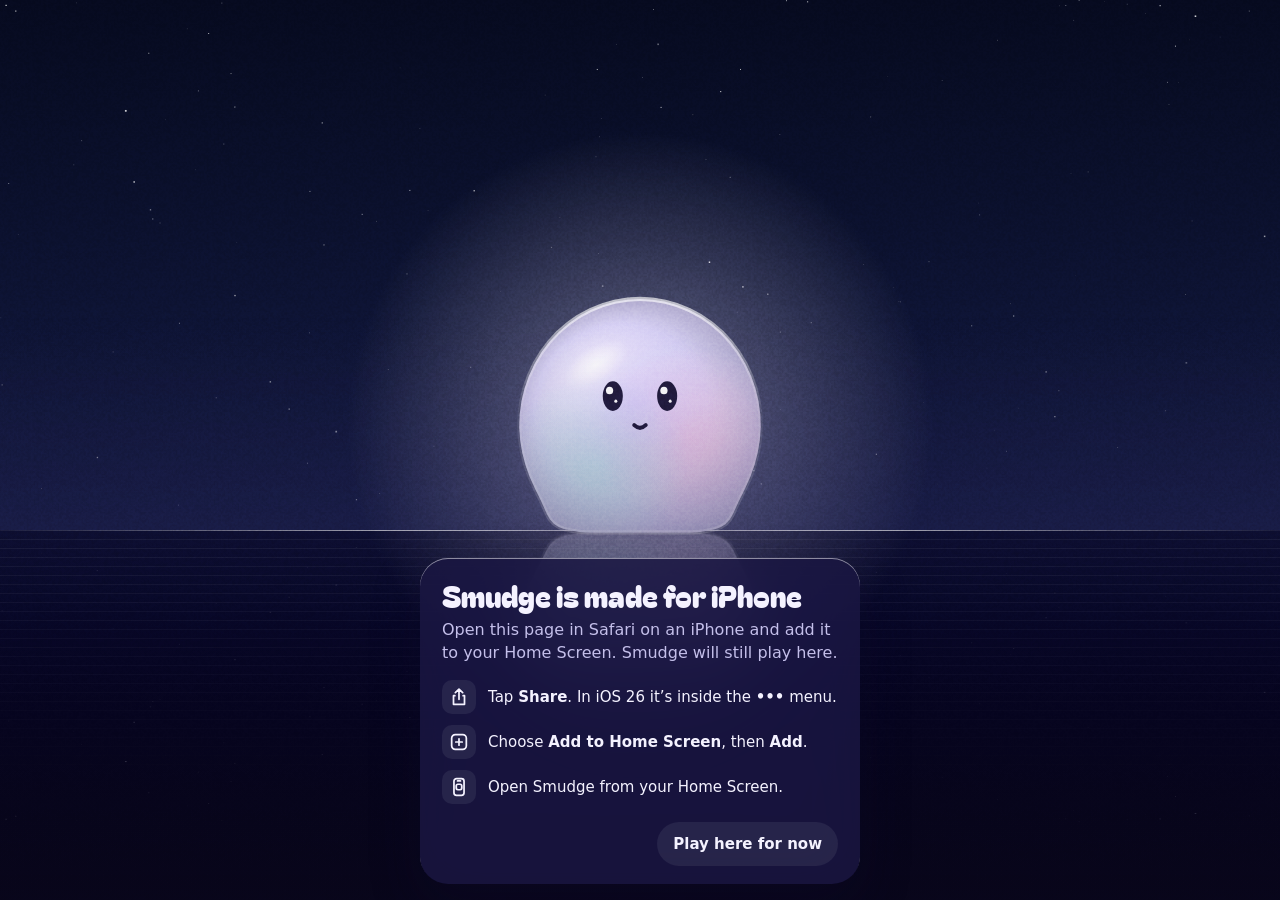
<file: index.html>
<!doctype html>
<html lang="en">
<head>
<meta charset="utf-8">
<meta name="viewport" content="width=device-width, initial-scale=1, viewport-fit=cover">
<title>Smudge</title>
<meta name="description" content="A small creature that lives on your Home Screen and eats the colors you point your camera at.">
<meta name="theme-color" content="#2f3f86">
<meta name="color-scheme" content="light dark">
<meta name="apple-mobile-web-app-capable" content="yes">
<meta name="mobile-web-app-capable" content="yes">
<meta name="apple-mobile-web-app-status-bar-style" content="black-translucent">
<meta name="apple-mobile-web-app-title" content="Smudge">
<meta name="format-detection" content="telephone=no">
<link rel="manifest" href="manifest.webmanifest">
<link rel="icon" type="image/png" sizes="192x192" href="icons/icon-192.png">
<link rel="apple-touch-icon" href="icons/apple-touch-icon.png">
<style>
@font-face { font-family: "Bagel Fat One"; font-style: normal; font-weight: 400; font-display: swap; src: url([data-uri]) format("woff2"); }

/* Smudge's world: one full-bleed sky over a mirror horizon about two-thirds down.
   Glass controls float at the edges; paint-chip cards are the only solid paper. */
:root {
  --ink: #221d4a;
  --ink-soft: #57518a;
  --glass: rgba(255, 255, 255, .28);
  --glass-strong: rgba(250, 249, 255, .84);
  --glass-edge: rgba(255, 255, 255, .62);
  --glass-shade: rgba(34, 29, 74, .14);
  --wash: rgba(34, 29, 74, .06);
  --stock: #ffffff;
  --bubble: #ffffff;
  --crave: #73c7bc;
  --crave-ink: #ffffff;
  --live: #9b93c9;
  --warn: #c2413b;
  --sky-top: #78b3ee; --sky-mid: #b7d5f3; --sky-low: #eef0ee;
  --gnd-top: #dfe5ea; --gnd-mid: #b9cde6; --gnd-low: #86a9d9;
  --horizon: 66%;
  --display: "Bagel Fat One", ui-rounded, "Arial Rounded MT Bold", system-ui, sans-serif;
  --ui: ui-rounded, "SF Pro Rounded", system-ui, -apple-system, "Segoe UI", Roboto, sans-serif;
  --st: env(safe-area-inset-top, 0px); --sb: env(safe-area-inset-bottom, 0px);
  --sl: env(safe-area-inset-left, 0px); --sr: env(safe-area-inset-right, 0px);
  color-scheme: light;
}
:root[data-sky="dusk"], :root[data-sky="night"] {
  --ink: #f4f2ff;
  --ink-soft: #c4bfea;
  --glass: rgba(18, 16, 52, .3);
  --glass-strong: rgba(26, 23, 64, .86);
  --glass-edge: rgba(255, 255, 255, .2);
  --glass-shade: rgba(0, 0, 0, .28);
  --wash: rgba(255, 255, 255, .07);
  --bubble: #f1efff;
  color-scheme: dark;
}
*, *::before, *::after { box-sizing: border-box; }
[hidden] { display: none !important; }
html, body { height: 100%; }
body {
  margin: 0; overflow: hidden; overscroll-behavior: none;
  background: var(--sky-low); color: var(--ink); font-family: var(--ui);
  padding-left: max(16px, env(safe-area-inset-left, 0px)); padding-right: max(16px, env(safe-area-inset-right, 0px));
  -webkit-font-smoothing: antialiased; -webkit-tap-highlight-color: transparent; -webkit-text-size-adjust: 100%;
  -webkit-user-select: none; user-select: none; -webkit-touch-callout: none;
}
button { font: inherit; color: inherit; cursor: pointer; -webkit-tap-highlight-color: transparent; touch-action: manipulation; }
:focus-visible { outline: 2.5px solid var(--crave); outline-offset: 2px; }
svg use { pointer-events: none; }

#app { position: fixed; inset: 0; overflow: hidden; isolation: isolate; }
#sky {
  position: absolute; inset: 0; z-index: 0;
  background: linear-gradient(180deg, var(--sky-top) 0%, var(--sky-mid) calc(var(--horizon) * .58), var(--sky-low) var(--horizon), var(--gnd-top) var(--horizon), var(--gnd-mid) calc(var(--horizon) + (100% - var(--horizon)) * .45), var(--gnd-low) 100%);
  transition: filter .6s ease;
}
#ground {
  position: absolute; left: 0; right: 0; top: var(--horizon); bottom: 0; z-index: 1; pointer-events: none;
  background:
    linear-gradient(90deg, transparent, rgba(255,255,255,.7) 30%, rgba(255,255,255,.7) 70%, transparent) top / 100% 1px no-repeat,
    repeating-linear-gradient(180deg, rgba(255,255,255,.07) 0 1px, transparent 1px 9px);
  -webkit-mask-image: linear-gradient(180deg, #000, transparent 70%); mask-image: linear-gradient(180deg, #000, transparent 70%);
  transition: opacity .5s;
}
#app::after {
  content: ""; position: absolute; inset: 0; z-index: 4; pointer-events: none;
  background-image: var(--grain, none); background-size: 180px; opacity: .085; mix-blend-mode: overlay;
}
#cam, #still {
  position: absolute; inset: 0; width: 100%; height: 100%; object-fit: cover; z-index: 2;
  opacity: 0; transition: opacity .5s ease; background: #0e0b26; pointer-events: none;
}
#cam.on, #still:not([hidden]) { opacity: 1; }
#cam:not(.on) { visibility: hidden; transition: opacity .5s ease, visibility 0s .5s; }
#stage { position: absolute; inset: 0; width: 100%; height: 100%; z-index: 3; touch-action: none; }
#veil {
  position: absolute; inset: 0; z-index: 5; pointer-events: none; opacity: 0; transition: opacity 1.4s ease;
  background: radial-gradient(120% 70% at 50% 62%, rgba(8, 6, 28, 0) 0%, rgba(6, 4, 24, .62) 72%);
}
#app[data-mode="sleep"] #veil { opacity: 1; }
#app[data-mode="camera"] #sky { filter: brightness(.32) saturate(.5); }
#app[data-mode="camera"] #ground { opacity: 0; }

/* ---------- speech + craving bubbles ---------- */
.speech {
  position: absolute; left: 0; top: 0; z-index: 11; pointer-events: none;
  max-width: min(74vw, 300px); padding: 9px 15px 10px; border-radius: 20px;
  background: var(--bubble); color: #2a2456; font: 700 17px/1.22 var(--ui); text-align: center; text-wrap: balance;
  box-shadow: inset 0 1px 0 rgba(255,255,255,.9), 0 10px 28px rgba(28, 22, 80, .2);
  will-change: transform;
}
.speech::after { content: ""; position: absolute; left: var(--tail, 50%); bottom: -6px; width: 15px; height: 15px; margin-left: -7.5px; background: inherit; border-radius: 3px; rotate: 45deg; z-index: -1; }
.speech.below::after { bottom: auto; top: -6px; }
.speech.pop { animation: pop .34s cubic-bezier(.3, 1.6, .5, 1); transform-origin: var(--tail, 50%) 100%; }
.speech.below.pop { transform-origin: var(--tail, 50%) 0; }
.speech.whisper { font-weight: 600; font-style: italic; opacity: .9; }
@keyframes pop { from { scale: .55; opacity: 0; } to { scale: 1; opacity: 1; } }
.thought {
  position: absolute; left: 0; top: 0; z-index: 6; display: flex; align-items: center; gap: 9px;
  padding: 7px 15px 7px 7px; border: 0; border-radius: 999px;
  background: var(--bubble); color: #2a2456; font: 700 15px/1.1 var(--ui);
  box-shadow: 0 10px 26px rgba(28, 22, 80, .18); will-change: transform; white-space: nowrap;
}
.thought::before, .thought::after { content: ""; position: absolute; border-radius: 50%; background: var(--bubble); }
.thought::before { width: 12px; height: 12px; left: 12px; bottom: -9px; }
.thought::after { width: 7px; height: 7px; left: 3px; bottom: -18px; }
.thought.pop { animation: pop .4s cubic-bezier(.3, 1.6, .5, 1); }
.thought-blob {
  width: 30px; height: 30px; flex: none; background: var(--crave);
  border-radius: 46% 54% 52% 48% / 52% 44% 56% 48%;
  box-shadow: inset 0 -4px 6px rgba(0,0,0,.16), inset 0 3px 4px rgba(255,255,255,.55), 0 0 0 1px rgba(40,30,90,.08);
  animation: goo 3.4s ease-in-out infinite;
}
@keyframes goo { 0%, 100% { border-radius: 46% 54% 52% 48% / 52% 44% 56% 48%; } 50% { border-radius: 57% 43% 41% 59% / 43% 57% 45% 55%; } }

/* ---------- glass ---------- */
.glass {
  background: var(--glass); color: var(--ink);
  -webkit-backdrop-filter: blur(20px) saturate(180%); backdrop-filter: blur(20px) saturate(180%);
  border: .5px solid var(--glass-edge);
  box-shadow: inset 0 1px .5px rgba(255,255,255,.5), inset 0 -1px 1px rgba(255,255,255,.08), 0 8px 26px var(--glass-shade);
}

/* ---------- top: name + today's five dots ---------- */
#hud {
  position: absolute; z-index: 10; top: 0; left: 0; right: 0;
  display: flex; justify-content: space-between; align-items: flex-start; gap: 10px;
  padding: calc(var(--st) + 8px) max(16px, var(--sr)) 0 max(16px, var(--sl));
  pointer-events: none; transition: opacity .4s;
}
#hud > * { pointer-events: auto; }
#nameplate { display: grid; justify-items: start; gap: 3px; min-width: 0; max-width: 60vw; padding: 9px 15px 10px 14px; border-radius: 22px; text-align: left; transition: opacity .3s; }
#pet-name { font: 400 23px/1 var(--display); letter-spacing: .01em; max-width: 100%; overflow: hidden; text-overflow: ellipsis; white-space: nowrap; }
#pet-status { font: 650 13px/1.15 var(--ui); color: var(--ink-soft); white-space: nowrap; overflow: hidden; text-overflow: ellipsis; max-width: 100%; }
#today { display: flex; gap: 6px; padding: 12px 12px; border-radius: 999px; flex: none; }
#today .dot { width: 16px; height: 16px; border-radius: 50%; border: 1.5px dashed color-mix(in srgb, var(--ink) 45%, transparent); box-sizing: border-box; }
#today .dot.on { border: 0; background: var(--c); box-shadow: inset 0 -2px 3px rgba(0,0,0,.2), inset 0 2px 2px rgba(255,255,255,.5), 0 0 0 1.5px rgba(255,255,255,.75); }
#today .dot.fresh { animation: dotpop .6s cubic-bezier(.3, 1.8, .5, 1); }
@keyframes dotpop { 0% { scale: .2; } 60% { scale: 1.35; } 100% { scale: 1; } }

/* ---------- dock ---------- */
#dock {
  position: absolute; z-index: 10; left: 50%; bottom: calc(var(--sb) + 10px); translate: -50% 0;
  display: grid; grid-template-columns: repeat(5, minmax(54px, 64px)); align-items: end;
  padding: 5px 6px; border-radius: 32px;
  transition: opacity .35s, translate .5s cubic-bezier(.3, 1.2, .4, 1);
}
#dock button {
  appearance: none; border: 0; background: none; color: var(--ink);
  display: grid; justify-items: center; align-content: end; gap: 4px; padding: 9px 0 7px; border-radius: 24px;
  font: 650 11px/1 var(--ui); letter-spacing: .01em; transition: background .2s, opacity .3s;
}
#dock button svg { width: 25px; height: 25px; fill: none; stroke: currentColor; stroke-width: 1.8; stroke-linecap: round; stroke-linejoin: round; }
#dock button[aria-pressed="true"] { background: var(--wash); }
#dock button[data-act="listen"][aria-pressed="true"] svg { animation: listen 1s ease-in-out infinite; }
@keyframes listen { 50% { scale: 1 calc(.7 + var(--lvl, 0) * .8); } }
#feed { padding-top: 0 !important; }
.feed-orb {
  width: 58px; height: 58px; margin-top: -24px; border-radius: 50%; display: grid; place-items: center; color: var(--crave-ink);
  background: radial-gradient(circle at 34% 27%, rgba(255,255,255,.95) 0 8%, rgba(255,255,255,0) 30%), radial-gradient(circle at 50% 62%, var(--crave), color-mix(in oklab, var(--crave) 72%, #1d1550));
  box-shadow: 0 0 0 3px rgba(255,255,255,.88), 0 10px 24px rgba(30,20,80,.3), inset 0 -6px 10px rgba(0,0,0,.18);
  transition: background .6s;
}
#feed .feed-orb svg { width: 26px; height: 26px; stroke: currentColor; stroke-width: 2; filter: drop-shadow(0 1px 1px rgba(0,0,0,.2)); }
#app[data-hungry] .feed-orb { animation: beckon 2.6s ease-in-out infinite; }
@keyframes beckon { 0%, 72%, 100% { scale: 1; } 82% { scale: 1.09; } 91% { scale: .97; } }
#dock .when-asleep { display: none; }
#app[data-mode="sleep"] #dock .when-asleep { display: block; }
#app[data-mode="sleep"] #dock .when-awake { display: none; }
#app[data-mode="sleep"] #dock button:not([data-act="sleep"]) { opacity: .32; }
#app[data-mode="camera"] #dock, #app[data-mode="adopt"] #dock { opacity: 0; translate: -50% 150%; pointer-events: none; }
#app[data-mode="camera"] #nameplate { display: none; }
#app[data-mode="adopt"] #hud { opacity: 0; pointer-events: none; }
#app[data-mode="camera"] #hud { justify-content: center; }

/* ---------- feeding ---------- */
#camui { position: absolute; inset: 0; z-index: 9; }
#cam-pad { position: absolute; inset: 0; touch-action: none; }
.cam-top { position: absolute; top: calc(var(--st) + 8px); left: max(16px, var(--sl)); right: max(16px, var(--sr)); display: flex; justify-content: space-between; pointer-events: none; }
.cam-top > * { pointer-events: auto; }
.icon-btn { width: 44px; height: 44px; border-radius: 50%; display: grid; place-items: center; padding: 0; }
.icon-btn svg, .pill-btn svg { width: 21px; height: 21px; fill: none; stroke: currentColor; stroke-width: 2; stroke-linecap: round; stroke-linejoin: round; flex: none; }
.pill-btn { display: inline-flex; align-items: center; justify-content: center; gap: 8px; min-height: 44px; padding: 0 16px; border-radius: 999px; font: 650 15px/1 var(--ui); border: 0; }
.pill-btn.quiet { background: var(--wash); color: var(--ink); }
.pill-btn.solid { background: var(--ink); color: var(--stock); }
:root[data-sky="dusk"] .pill-btn.solid, :root[data-sky="night"] .pill-btn.solid { color: #1d1846; }
.pill-btn.warn { background: var(--warn); color: #fff; }
.pill-btn.small { min-height: 34px; padding: 0 13px; font-size: 14px; }
#reticle { position: absolute; left: calc(var(--rx, .5) * 100%); top: calc(var(--ry, .42) * 100%); width: 132px; height: 132px; translate: -50% -50%; pointer-events: none; }
.ret-ring { position: absolute; inset: 0; border-radius: 50%; border: 3px solid rgba(255,255,255,.95); box-shadow: 0 0 0 1px rgba(0,0,0,.2), 0 6px 22px rgba(0,0,0,.28); }
.ret-fill { position: absolute; inset: 9px; border-radius: 50%; border: 13px solid var(--live); box-shadow: 0 0 0 2px rgba(255,255,255,.95), inset 0 0 0 2px rgba(255,255,255,.95); transition: border-color .12s linear; }
.ret-fill::after { content: ""; position: absolute; left: 50%; top: 50%; width: 12px; height: 12px; margin: -6px; border-radius: 50%; border: 2px solid #fff; box-shadow: 0 0 0 1px rgba(0,0,0,.25); }
.ret-meter { position: absolute; inset: -10px; width: calc(100% + 20px); height: calc(100% + 20px); rotate: -90deg; fill: none; stroke: var(--crave); stroke-width: 5; stroke-linecap: round; stroke-dasharray: 352; stroke-dashoffset: calc(352 * (1 - var(--match, 0))); transition: stroke-dashoffset .25s, opacity .25s; opacity: calc(.15 + var(--match, 0)); }
#live-name {
  position: absolute; left: calc(var(--rx, .5) * 100%); top: calc(var(--ry, .42) * 100% - 80px); translate: -50% -100%; width: max-content;
  display: grid; justify-items: center; gap: 3px; padding: 8px 16px 9px; border-radius: 18px;
  background: var(--stock); color: #2a2456; box-shadow: 0 8px 24px rgba(0,0,0,.28); pointer-events: none; white-space: nowrap; max-width: 86vw;
}
.ln-name { font: 400 21px/1.05 var(--display); overflow: hidden; text-overflow: ellipsis; max-width: 100%; }
.ln-hint { font: 650 12px/1.2 var(--ui); color: #6a6496; font-variant-numeric: tabular-nums; }
.ln-hint:empty { display: none; }
#scoop { position: absolute; left: 50%; bottom: calc(var(--sb) + 14px); translate: -50% 0; display: grid; justify-items: center; gap: 7px; border: 0; background: none; padding: 0; color: #fff; font: 700 13px/1 var(--ui); text-shadow: 0 1px 3px rgba(0,0,0,.55); }
.scoop-orb { width: 74px; height: 74px; border-radius: 50%; background: var(--live); box-shadow: 0 0 0 4px #fff, 0 0 0 5px rgba(0,0,0,.15), 0 10px 26px rgba(0,0,0,.35), inset 0 -8px 12px rgba(0,0,0,.18), inset 0 6px 8px rgba(255,255,255,.35); transition: background-color .12s linear, scale .15s; }
#scoop:active .scoop-orb { scale: .9; }
#scoop[disabled] { opacity: .45; }
.cam-msg { position: absolute; left: 50%; top: calc(var(--st) + 66px); translate: -50% 0; width: min(86vw, 340px); margin: 0; padding: 12px 16px; border-radius: 18px; background: var(--glass-strong); color: var(--ink); font: 600 15px/1.35 var(--ui); text-align: center; -webkit-backdrop-filter: blur(20px); backdrop-filter: blur(20px); box-shadow: 0 10px 30px rgba(0,0,0,.25); }

/* ---------- sheets ---------- */
#scrim { position: absolute; inset: 0; z-index: 20; background: rgba(14, 10, 44, .34); opacity: 0; transition: opacity .3s; }
#scrim.on { opacity: 1; }
.sheet {
  position: absolute; z-index: 21; left: 0; right: 0; bottom: 0; margin: 0 auto; max-width: 640px; max-height: calc(100% - var(--st) - 24px);
  display: flex; flex-direction: column; color: var(--ink);
  background: var(--glass-strong); -webkit-backdrop-filter: blur(30px) saturate(170%); backdrop-filter: blur(30px) saturate(170%);
  border-radius: 30px 30px 0 0; box-shadow: inset 0 1px 0 rgba(255,255,255,.45), 0 -12px 40px rgba(14, 10, 44, .3);
  translate: 0 104%; transition: translate .46s cubic-bezier(.2, .9, .24, 1);
  -webkit-user-select: text; user-select: text;
}
.sheet.open { translate: 0 0; }
.sheet.dragging { transition: none; }
.sheet-head { padding: 8px max(20px, var(--sr)) 4px max(20px, var(--sl)); touch-action: none; flex: none; }
.grabber { width: 38px; height: 5px; border-radius: 3px; background: color-mix(in srgb, var(--ink) 25%, transparent); margin: 0 auto 10px; }
.sheet-title { display: flex; align-items: center; justify-content: space-between; gap: 12px; min-height: 34px; }
.sheet h2 { margin: 0; font: 400 28px/1.05 var(--display); letter-spacing: .005em; }
.close { width: 34px; height: 34px; flex: none; border-radius: 50%; border: 0; padding: 0; display: grid; place-items: center; background: var(--wash); color: var(--ink); }
.close svg { width: 17px; height: 17px; stroke: currentColor; stroke-width: 2.3; fill: none; stroke-linecap: round; }
.sheet-sub { margin: 6px 0 2px; font: 500 15px/1.35 var(--ui); font: -apple-system-subheadline; font-family: var(--ui); color: var(--ink-soft); }
.sheet-body {
  overflow-y: auto; overscroll-behavior: contain; -webkit-overflow-scrolling: touch; touch-action: pan-y;
  padding: 12px max(20px, var(--sr)) calc(var(--sb) + 28px) max(20px, var(--sl));
  display: grid; gap: 22px; align-content: start; grid-auto-rows: max-content; min-height: 0;
}
.sec { margin: 0 0 10px; font: 650 13px/1 var(--ui); letter-spacing: .02em; color: var(--ink-soft); }
.lede { margin: 0; font: 500 16px/1.4 var(--ui); font: -apple-system-body; font-family: var(--ui); color: var(--ink-soft); }

/* paint strip: a real hardware-store chip card, hole and all */
.strip { position: relative; background: var(--stock); color: #2a2456; border-radius: 20px; padding: 12px 12px 14px; box-shadow: 0 1px 2px rgba(20,16,60,.1), 0 14px 34px rgba(20,16,60,.16); }
.strip-top { display: grid; grid-template-columns: 1fr auto 1fr; align-items: center; margin: 0 4px 11px; gap: 8px; }
.strip-co { font: 400 15px/1 var(--display); white-space: nowrap; }
.strip-hole { width: 18px; height: 18px; border-radius: 50%; background: #dcd8ee; box-shadow: inset 0 1.5px 2.5px rgba(30,20,80,.35); }
.strip-date { justify-self: end; font: 650 12px/1 var(--ui); color: #6a6496; font-variant-numeric: tabular-nums; white-space: nowrap; }
.chips { display: grid; border-radius: 12px; overflow: hidden; }
.chip {
  appearance: none; border: 0; margin: 0; display: grid; grid-template-columns: minmax(0, 1fr) auto; align-items: end; gap: 12px;
  min-height: 64px; padding: 10px 14px 11px; background: var(--c); color: var(--ci); text-align: left; font: inherit;
}
.chip-name { font: 400 20px/1.05 var(--display); overflow-wrap: anywhere; }
.chip-meta { display: grid; justify-items: end; gap: 3px; font: 650 11px/1.15 var(--ui); font-variant-numeric: tabular-nums; opacity: .82; white-space: nowrap; }
.chip.empty { background: repeating-linear-gradient(-45deg, #f4f2fb 0 7px, #ebe8f7 7px 14px); color: #8a85b3; cursor: default; }
.chip.empty .chip-name { font: 650 15px/1.2 var(--ui); }
.chip.fresh { animation: chipin .7s cubic-bezier(.3, 1.4, .5, 1); }
@keyframes chipin { from { clip-path: inset(0 100% 0 0); } to { clip-path: inset(0 0 0 0); } }
.strip-foot { display: flex; justify-content: space-between; align-items: center; gap: 10px; margin: 13px 2px 0; flex-wrap: wrap; }
.strip-note { font: 600 13px/1.3 var(--ui); color: #6a6496; }
.strip .pill-btn.quiet { background: #efedf8; color: #2a2456; }
.days { display: grid; gap: 8px; }
.day { display: grid; grid-template-columns: minmax(0, 1fr) auto; align-items: center; gap: 14px; padding: 12px 12px 12px 15px; border-radius: 18px; border: 0; background: var(--wash); color: var(--ink); text-align: left; }
.day-date { font: 650 15px/1.2 var(--ui); }
.day-names { font: 500 13px/1.3 var(--ui); color: var(--ink-soft); overflow: hidden; text-overflow: ellipsis; white-space: nowrap; }
.mini { display: flex; height: 34px; border-radius: 8px; overflow: hidden; box-shadow: 0 0 0 1.5px rgba(255,255,255,.75); }
.mini i { width: 15px; background: var(--c); }
.empty-note { display: grid; gap: 12px; justify-items: start; padding: 18px; border-radius: 20px; background: var(--wash); }

/* chip detail */
.hero { position: relative; border-radius: 24px; overflow: hidden; background: var(--c); color: var(--ci); min-height: 230px; display: grid; align-content: end; gap: 6px; padding: 18px 18px 20px; box-shadow: 0 14px 34px rgba(20,16,60,.2); }
.hero-crop { position: absolute; top: 16px; right: 16px; width: 92px; height: 92px; border-radius: 50%; object-fit: cover; box-shadow: 0 0 0 4px #fff, 0 8px 18px rgba(0,0,0,.25); background: #fff; }
.hero-no { font: 650 13px/1 var(--ui); font-variant-numeric: tabular-nums; opacity: .8; }
.hero-name { font: 400 38px/1 var(--display); text-wrap: balance; max-width: 100%; overflow-wrap: anywhere; }
.facts { display: grid; grid-template-columns: repeat(2, minmax(0, 1fr)); gap: 2px; margin: 0; border-radius: 18px; overflow: hidden; }
.fact { background: var(--wash); padding: 11px 14px 12px; min-width: 0; }
.fact dt { font: 650 12px/1 var(--ui); color: var(--ink-soft); margin-bottom: 6px; }
.fact dd { margin: 0; font: 650 16px/1.2 var(--ui); font-variant-numeric: tabular-nums; overflow-wrap: anywhere; }
.fact.wide { grid-column: 1 / -1; }
.actions { display: flex; gap: 10px; flex-wrap: wrap; }

/* senses */
.rename { display: grid; grid-template-columns: auto minmax(0, 1fr); align-items: center; gap: 10px; padding: 2px 8px 2px 16px; border-radius: 18px; background: var(--wash); }
.rename span { font: 650 15px/1 var(--ui); color: var(--ink-soft); }
.rename input { border: 0; background: transparent; color: var(--ink); font: 400 22px/1 var(--display); padding: 13px 6px; min-width: 0; -webkit-user-select: text; user-select: text; outline: none; }
.senses { display: grid; gap: 2px; border-radius: 22px; overflow: hidden; }
.sense { display: grid; grid-template-columns: 34px minmax(0, 1fr) auto; align-items: center; gap: 12px; padding: 12px 14px; background: var(--wash); }
.sense-ic { width: 34px; height: 34px; border-radius: 11px; display: grid; place-items: center; background: var(--ic); color: #fff; }
.sense-ic svg { width: 20px; height: 20px; stroke: currentColor; fill: none; stroke-width: 2; stroke-linecap: round; stroke-linejoin: round; }
.sense-t { font: 650 16px/1.2 var(--ui); }
.sense-d { font: 500 13px/1.3 var(--ui); color: var(--ink-soft); margin-top: 2px; }
.sense-state { font: 650 13px/1.15 var(--ui); color: var(--ink-soft); text-align: right; max-width: 34vw; }
.sense-state.good { color: #2f9d6a; }
:root[data-sky="dusk"] .sense-state.good, :root[data-sky="night"] .sense-state.good { color: #7fe0ae; }
.sense input[type="checkbox"] { width: 44px; height: 26px; margin: 0; accent-color: #34c759; }
.sense .pill-btn { background: var(--wash); color: var(--ink); }
.danger { display: grid; gap: 12px; justify-items: start; }
.text-btn { border: 0; background: none; padding: 6px 0; color: var(--warn); font: 650 15px/1.2 var(--ui); }
:root[data-sky="dusk"] .text-btn, :root[data-sky="night"] .text-btn { color: #ff8f88; }
.confirm { display: grid; gap: 10px; padding: 14px; border-radius: 18px; background: var(--wash); }
.confirm p { margin: 0; font: 600 15px/1.35 var(--ui); }
.confirm-row { display: flex; gap: 10px; flex-wrap: wrap; }

/* ---------- adopting: add to Home Screen ---------- */
#adopt {
  position: absolute; inset: 0; z-index: 30; display: flex; align-items: flex-end; justify-content: center;
  padding: 0 max(16px, var(--sr)) calc(var(--sb) + 16px) max(16px, var(--sl));
  background: linear-gradient(180deg, rgba(20,14,60,0) 35%, rgba(20,14,60,.42));
  pointer-events: none;
}
.adopt-card { pointer-events: auto; }
.adopt-card {
  width: min(100%, 440px); padding: 22px 22px 18px; border-radius: 28px; color: var(--ink);
  background: var(--glass-strong); -webkit-backdrop-filter: blur(28px) saturate(170%); backdrop-filter: blur(28px) saturate(170%);
  box-shadow: inset 0 1px 0 rgba(255,255,255,.5), 0 20px 50px rgba(14,10,44,.3);
  animation: rise .7s cubic-bezier(.2, .9, .25, 1) both .2s;
}
@keyframes rise { from { translate: 0 40px; opacity: 0; } to { translate: 0 0; opacity: 1; } }
.adopt-card h1 { margin: 0 0 8px; font: 400 30px/1.05 var(--display); text-wrap: balance; }
.adopt-card p { margin: 0 0 16px; font: 500 16px/1.4 var(--ui); color: var(--ink-soft); }
.steps { list-style: none; margin: 0 0 18px; padding: 0; display: grid; gap: 11px; }
.steps li { display: grid; grid-template-columns: 34px minmax(0, 1fr); gap: 12px; align-items: center; font: 500 15px/1.35 var(--ui); }
.steps svg { width: 34px; height: 34px; padding: 6px; box-sizing: border-box; border-radius: 10px; background: var(--wash); stroke: currentColor; fill: none; stroke-width: 1.9; stroke-linecap: round; stroke-linejoin: round; }
.adopt-actions { display: flex; gap: 10px; justify-content: flex-end; flex-wrap: wrap; }

#ask {
  position: absolute; z-index: 12; left: 50%; bottom: calc(var(--sb) + 96px); translate: -50% 0;
  width: min(calc(100% - 32px), 380px); box-sizing: border-box; padding: 14px 14px 12px 16px; border-radius: 24px;
  background: var(--glass-strong); animation: rise .5s cubic-bezier(.2, .9, .25, 1);
}
#ask p { margin: 0 0 12px; font: 650 16px/1.35 var(--ui); }
.ask-row { display: flex; justify-content: flex-end; gap: 8px; flex-wrap: wrap; }
#app[data-mode="camera"] #ask, #app[data-mode="adopt"] #ask { display: none; }
#toast {
  position: absolute; z-index: 40; left: 50%; top: calc(var(--st) + 74px); translate: -50% 0;
  max-width: 86vw; padding: 10px 16px; border-radius: 999px; text-align: center;
  background: var(--glass-strong); color: var(--ink); font: 650 14px/1.25 var(--ui);
  -webkit-backdrop-filter: blur(20px); backdrop-filter: blur(20px); box-shadow: 0 10px 30px rgba(0,0,0,.18);
  animation: pop .35s cubic-bezier(.3, 1.5, .5, 1);
}

@media (prefers-reduced-motion: reduce) {
  .thought-blob, #app[data-hungry] .feed-orb, #dock button[data-act="listen"][aria-pressed="true"] svg { animation: none; }
  .speech.pop, .thought.pop, #toast, .adopt-card, .chip.fresh, #today .dot.fresh { animation-duration: .01s; }
}
@media (min-width: 700px) {
  .speech { font-size: 19px; }
}

</style>
</head>
<body>
<svg width="0" height="0" style="position:absolute" aria-hidden="true">
  <defs>
    <symbol id="i-strip" viewBox="0 0 24 24"><rect x="6.5" y="2.5" width="11" height="19" rx="2.6"/><circle cx="12" cy="5.6" r="1.1"/><path d="M6.5 9.4h11M6.5 13.6h11M6.5 17.6h11"/></symbol>
    <symbol id="i-wave" viewBox="0 0 24 24"><path d="M3.5 12h1.6M7.8 8.5v7M12 5v14M16.2 9v6M20.5 12h-1.6"/></symbol>
    <symbol id="i-drop" viewBox="0 0 24 24"><path d="M15.2 4.3l4.5 4.5-1.6 1.6-4.5-4.5zM14.4 7.3l2.3 2.3-7.9 7.9-2.9.6.6-2.9z"/><path d="M5.2 19.2l1-1"/></symbol>
    <symbol id="i-moon" viewBox="0 0 24 24"><path d="M19.6 14.8A8 8 0 1 1 9.2 4.4a6.4 6.4 0 0 0 10.4 10.4z"/></symbol>
    <symbol id="i-sun" viewBox="0 0 24 24"><circle cx="12" cy="12" r="4"/><path d="M12 2.8v2M12 19.2v2M2.8 12h2M19.2 12h2M5.5 5.5l1.4 1.4M17.1 17.1l1.4 1.4M18.5 5.5l-1.4 1.4M6.9 17.1l-1.4 1.4"/></symbol>
    <symbol id="i-eye" viewBox="0 0 24 24"><path d="M2.6 12S6 5.8 12 5.8 21.4 12 21.4 12 18 18.2 12 18.2 2.6 12 2.6 12z"/><circle cx="12" cy="12" r="2.9"/></symbol>
    <symbol id="i-x" viewBox="0 0 24 24"><path d="M6.5 6.5l11 11M17.5 6.5l-11 11"/></symbol>
    <symbol id="i-photo" viewBox="0 0 24 24"><rect x="3.5" y="5" width="17" height="14" rx="3"/><circle cx="9" cy="10" r="1.7"/><path d="M4 17l4.8-4.6 3.4 3.1 2.6-2.4L20 17.6"/></symbol>
    <symbol id="i-cam" viewBox="0 0 24 24"><path d="M4 8.2h3l1.6-2.4h6.8L17 8.2h3v10.6H4z"/><circle cx="12" cy="13.3" r="3.3"/></symbol>
    <symbol id="i-share" viewBox="0 0 24 24"><path d="M12 3.5v11M8 7.3l4-3.8 4 3.8"/><path d="M7.5 10.5H6v9.5h12v-9.5h-1.5"/></symbol>
    <symbol id="i-copy" viewBox="0 0 24 24"><rect x="8.5" y="8.5" width="11" height="11" rx="2.4"/><path d="M15.5 5.6V5a1.5 1.5 0 0 0-1.5-1.5H6A1.5 1.5 0 0 0 4.5 5v8A1.5 1.5 0 0 0 6 14.5h.6"/></symbol>
    <symbol id="i-plus" viewBox="0 0 24 24"><rect x="4" y="4" width="16" height="16" rx="4"/><path d="M12 8.5v7M8.5 12h7"/></symbol>
    <symbol id="i-home" viewBox="0 0 24 24"><rect x="6.5" y="2.8" width="11" height="18.4" rx="2.8"/><path d="M10.4 5.4h3.2"/><rect x="9" y="9" width="6" height="6" rx="1.8"/></symbol>
    <symbol id="i-offline" viewBox="0 0 24 24"><path d="M12 4v9.5M8.4 10.2l3.6 3.6 3.6-3.6"/><path d="M4.5 14.5v3a2 2 0 0 0 2 2h11a2 2 0 0 0 2-2v-3"/></symbol>
    <symbol id="i-touch" viewBox="0 0 24 24"><circle cx="12" cy="12" r="2.4"/><path d="M8.2 8.2a5.4 5.4 0 0 0 0 7.6M15.8 8.2a5.4 5.4 0 0 1 0 7.6M5.4 5.4a9.3 9.3 0 0 0 0 13.2M18.6 5.4a9.3 9.3 0 0 1 0 13.2"/></symbol>
    <symbol id="i-tilt" viewBox="0 0 24 24"><rect x="7" y="3.5" width="10" height="17" rx="2.6" transform="rotate(-16 12 12)"/><path d="M3.5 18.5a10 10 0 0 0 3 2.4M20.5 5.5a10 10 0 0 0-3-2.4"/></symbol>
    <symbol id="i-speaker" viewBox="0 0 24 24"><path d="M4.5 9.5h3.2l4.3-3.6v12.2l-4.3-3.6H4.5z"/><path d="M15.5 9.2a4 4 0 0 1 0 5.6M18 6.8a7.4 7.4 0 0 1 0 10.4"/></symbol>
    <symbol id="i-badge" viewBox="0 0 24 24"><rect x="3.5" y="6.5" width="14" height="14" rx="4"/><circle cx="17.5" cy="6.5" r="3.2"/></symbol>
    <symbol id="i-horizon" viewBox="0 0 24 24"><path d="M3 16.5h18M6.5 20h11"/><path d="M7.5 16.5a4.5 4.5 0 0 1 9 0"/><path d="M12 5.5v2.5M5.6 9.3l1.7 1.5M18.4 9.3l-1.7 1.5"/></symbol>
    <symbol id="i-gamut" viewBox="0 0 24 24"><path d="M12 3.5l8.5 15.5h-17z"/><path d="M12 8.5l4.3 8h-8.6z"/></symbol>
    <symbol id="i-box" viewBox="0 0 24 24"><rect x="3.5" y="4.5" width="17" height="4.5" rx="1.4"/><path d="M5 9v9.5a1.5 1.5 0 0 0 1.5 1.5h11a1.5 1.5 0 0 0 1.5-1.5V9M9.8 12.5h4.4"/></symbol>
  </defs>
</svg>

<div id="app" data-mode="home">
  <div id="sky" aria-hidden="true"></div>
  <div id="ground" aria-hidden="true"></div>
  <video id="cam" playsinline muted autoplay aria-hidden="true"></video>
  <img id="still" alt="" hidden>
  <canvas id="stage" role="img" aria-label="Smudge, a small jelly creature"></canvas>
  <div id="veil" aria-hidden="true"></div>

  <div id="speech" class="speech" aria-live="polite" hidden><span id="speech-text"></span></div>
  <button id="thought" class="thought" type="button" hidden>
    <span class="thought-blob" aria-hidden="true"></span>
    <span class="thought-text"></span>
  </button>

  <header id="hud">
    <button id="nameplate" class="glass" type="button" aria-label="Rename Smudge">
      <span id="pet-name">Smudge</span>
      <span id="pet-status">just woke up</span>
    </button>
    <button id="today" class="glass" type="button" aria-label="Today's palette">
      <span class="dot"></span><span class="dot"></span><span class="dot"></span><span class="dot"></span><span class="dot"></span>
    </button>
  </header>

  <div id="camui" hidden>
    <div id="cam-pad" aria-hidden="true"></div>
    <div class="cam-top">
      <button id="cam-close" class="glass icon-btn" type="button" aria-label="Stop feeding"><svg><use href="#i-x"/></svg></button>
      <button id="cam-photos" class="glass icon-btn" type="button" aria-label="Feed Smudge a photo"><svg><use href="#i-photo"/></svg></button>
    </div>
    <div id="reticle" aria-hidden="true">
      <div class="ret-ring"></div>
      <svg class="ret-meter" viewBox="0 0 120 120"><circle cx="60" cy="60" r="56"/></svg>
      <div class="ret-fill"></div>
    </div>
    <div id="live-name" aria-live="polite"><span class="ln-name">Looking…</span><span class="ln-hint"></span></div>
    <p id="cam-msg" class="cam-msg" hidden></p>
    <button id="scoop" type="button" aria-label="Feed this color to Smudge"><span class="scoop-orb"></span><span class="scoop-label">Feed</span></button>
  </div>

  <nav id="dock" class="glass" aria-label="Smudge">
    <button type="button" data-act="book"><svg><use href="#i-strip"/></svg><span>Swatches</span></button>
    <button type="button" data-act="listen" aria-pressed="false"><svg><use href="#i-wave"/></svg><span>Listen</span></button>
    <button type="button" id="feed" data-act="feed"><span class="feed-orb"><svg><use href="#i-drop"/></svg></span><span>Feed</span></button>
    <button type="button" data-act="sleep" aria-pressed="false"><svg class="when-awake"><use href="#i-moon"/></svg><svg class="when-asleep"><use href="#i-sun"/></svg><span class="when-awake">Sleep</span><span class="when-asleep">Wake</span></button>
    <button type="button" data-act="senses"><svg><use href="#i-eye"/></svg><span>Senses</span></button>
  </nav>

  <div id="scrim" hidden></div>

  <section id="sheet-book" class="sheet" role="dialog" aria-modal="true" aria-labelledby="book-title" hidden>
    <div class="sheet-head">
      <div class="grabber" aria-hidden="true"></div>
      <div class="sheet-title"><h2 id="book-title">Swatch book</h2><button class="close" type="button" data-close aria-label="Close"><svg><use href="#i-x"/></svg></button></div>
      <p class="sheet-sub" id="book-sub">Every color Smudge eats becomes a paint chip.</p>
    </div>
    <div class="sheet-body">
      <div id="book-today"></div>
      <div id="book-earlier"></div>
    </div>
  </section>

  <section id="sheet-chip" class="sheet" role="dialog" aria-modal="true" aria-labelledby="chip-name" hidden>
    <div class="sheet-head">
      <div class="grabber" aria-hidden="true"></div>
      <div class="sheet-title"><span></span><button class="close" type="button" data-close aria-label="Close"><svg><use href="#i-x"/></svg></button></div>
    </div>
    <div class="sheet-body" id="chip-body"></div>
  </section>

  <section id="sheet-senses" class="sheet" role="dialog" aria-modal="true" aria-labelledby="senses-title" hidden>
    <div class="sheet-head">
      <div class="grabber" aria-hidden="true"></div>
      <div class="sheet-title"><h2 id="senses-title">Senses</h2><button class="close" type="button" data-close aria-label="Close"><svg><use href="#i-x"/></svg></button></div>
      <p class="sheet-sub">What Smudge can use on this iPhone, and what it does with each.</p>
    </div>
    <div class="sheet-body">
      <label class="rename" for="rename-input"><span>Name</span><input id="rename-input" maxlength="16" autocomplete="off" autocapitalize="words" spellcheck="false" enterkeyhint="done"></label>
      <div id="senses-list" class="senses"></div>
      <div class="danger">
        <button id="reset" type="button" class="text-btn">Start over with a new Smudge</button>
        <div id="reset-confirm" class="confirm" hidden>
          <p>This forgets every swatch and starts a new Smudge.</p>
          <div class="confirm-row"><button type="button" id="reset-no" class="pill-btn quiet">Keep my Smudge</button><button type="button" id="reset-yes" class="pill-btn warn">Forget everything</button></div>
        </div>
      </div>
    </div>
  </section>

  <div id="adopt" hidden>
    <div class="adopt-card">
      <h1 id="adopt-title">Smudge needs a home</h1>
      <p id="adopt-text">Smudge is a small creature that eats colors. It lives on your Home Screen, where it can see through your camera, feel you tilt the phone and keep its swatch book offline.</p>
      <ol class="steps" id="adopt-steps">
        <li><svg><use href="#i-share"/></svg><span>Tap <b>Share</b>. In iOS 26 it’s inside the <b>•••</b> menu.</span></li>
        <li><svg><use href="#i-plus"/></svg><span>Choose <b>Add to Home Screen</b>, then <b>Add</b>.</span></li>
        <li><svg><use href="#i-home"/></svg><span>Open Smudge from your Home Screen.</span></li>
      </ol>
      <div class="adopt-actions">
        <button id="adopt-install" type="button" class="pill-btn solid" hidden>Install Smudge</button>
        <button id="adopt-later" type="button" class="pill-btn quiet">Play here for now</button>
      </div>
    </div>
  </div>

  <div id="ask" class="glass" role="dialog" aria-labelledby="ask-text" hidden>
    <p id="ask-text"></p>
    <div class="ask-row"><button type="button" class="pill-btn quiet small" id="ask-no">Not now</button><button type="button" class="pill-btn solid small" id="ask-yes">Yes</button></div>
  </div>

  <div id="toast" role="status" aria-live="polite" hidden></div>
  <input type="file" id="photo-input" accept="image/*" hidden>
</div>

<script>
/* ---- 00-core.js ---- */
'use strict';
/* ============================================================
   Smudge — core: utilities, environment, color science, names
   ============================================================ */

const $ = (s, el = document) => el.querySelector(s);
const $$ = (s, el = document) => Array.from(el.querySelectorAll(s));
const clamp = (v, a, b) => (v < a ? a : v > b ? b : v);
const lerp = (a, b, t) => a + (b - a) * t;
const smoothstep = (a, b, v) => { const t = clamp((v - a) / (b - a), 0, 1); return t * t * (3 - 2 * t); };
const rand = (a = 1, b) => (b === undefined ? Math.random() * a : a + Math.random() * (b - a));
const pick = (arr) => arr[(Math.random() * arr.length) | 0];
const TAU = Math.PI * 2;
const wrapPi = (a) => { a = (a + Math.PI) % TAU; if (a < 0) a += TAU; return a - Math.PI; };
const nowS = () => performance.now() / 1000;
const sleep = (ms) => new Promise((r) => setTimeout(r, ms));
const esc = (s) => String(s).replace(/[&<>"']/g, (c) => ({ '&': '&amp;', '<': '&lt;', '>': '&gt;', '"': '&quot;', "'": '&#39;' }[c]));
function hash32(str) { let h = 2166136261 >>> 0; for (let i = 0; i < str.length; i++) { h ^= str.charCodeAt(i); h = Math.imul(h, 16777619); } return h >>> 0; }
function rng(seed) { let a = seed >>> 0; return () => { a = (a + 0x6d2b79f5) >>> 0; let t = a; t = Math.imul(t ^ (t >>> 15), t | 1); t ^= t + Math.imul(t ^ (t >>> 7), t | 61); return ((t ^ (t >>> 14)) >>> 0) / 4294967296; }; }
const pad2 = (n) => String(n).padStart(2, '0');
const pad4 = (n) => String(n).padStart(4, '0');
const dayKey = (d = new Date()) => `${d.getFullYear()}-${pad2(d.getMonth() + 1)}-${pad2(d.getDate())}`;
const keyToDate = (k) => { const [y, m, d] = k.split('-').map(Number); return new Date(y, m - 1, d); };
const fmtTime = (t) => new Date(t).toLocaleTimeString([], { hour: 'numeric', minute: '2-digit' });
const fmtDay = (k, opts = { weekday: 'short', month: 'short', day: 'numeric' }) => keyToDate(k).toLocaleDateString([], opts);

/* ---------- where are we running? ---------- */
const ENV = (() => {
  const ua = navigator.userAgent;
  const ios = /iPhone|iPad|iPod/.test(ua) || (navigator.platform === 'MacIntel' && navigator.maxTouchPoints > 1);
  let framed = false;
  try { framed = window.self !== window.top; } catch (e) { framed = true; }
  const mq = (q) => { try { return matchMedia(q).matches; } catch (e) { return false; } };
  const standalone = navigator.standalone === true || mq('(display-mode: standalone)') || mq('(display-mode: fullscreen)');
  let p3css = false;
  try { p3css = CSS.supports('color', 'color(display-p3 1 0 0)'); } catch (e) {}
  return {
    ios, framed, standalone, p3css,
    p3screen: mq('(color-gamut: p3)'),
    reduced: mq('(prefers-reduced-motion: reduce)'),
    coarse: mq('(pointer: coarse)'),
    android: /Android/.test(ua),
  };
})();

/* ---------- color science (Display P3 in, OKLab for thinking) ---------- */
const Color = (() => {
  const toLin = (c) => { const a = Math.abs(c); const v = a <= 0.04045 ? a / 12.92 : Math.pow((a + 0.055) / 1.055, 2.4); return c < 0 ? -v : v; };
  const toGam = (c) => { const a = Math.abs(c); const v = a <= 0.0031308 ? a * 12.92 : 1.055 * Math.pow(a, 1 / 2.4) - 0.055; return c < 0 ? -v : v; };
  const mul = (m, v) => [m[0] * v[0] + m[1] * v[1] + m[2] * v[2], m[3] * v[0] + m[4] * v[1] + m[5] * v[2], m[6] * v[0] + m[7] * v[1] + m[8] * v[2]];
  const P3_XYZ = [0.4865709486, 0.2656676932, 0.1982172852, 0.2289745641, 0.6917385218, 0.0792869141, 0, 0.0451133819, 1.0439443689];
  const XYZ_P3 = [2.4934969119, -0.9313836179, -0.4027107845, -0.8294889696, 1.7626640603, 0.0236246858, 0.0358458302, -0.0761723893, 0.956884524];
  const SRGB_XYZ = [0.4123907993, 0.3575843394, 0.1804807884, 0.2126390059, 0.7151686788, 0.0721923054, 0.0193308187, 0.1191947798, 0.9505321522];
  const XYZ_SRGB = [3.2409699419, -1.5373831776, -0.4986107603, -0.9692436363, 1.8759675015, 0.0415550574, 0.0556300797, -0.2039769589, 1.0569715142];
  function linToLab([r, g, b]) {
    const l = Math.cbrt(0.4122214708 * r + 0.5363325363 * g + 0.0514459929 * b);
    const m = Math.cbrt(0.2119034982 * r + 0.6806995451 * g + 0.1073969566 * b);
    const s = Math.cbrt(0.0883024619 * r + 0.2817188376 * g + 0.6299787005 * b);
    return [0.2104542553 * l + 0.793617785 * m - 0.0040720468 * s, 1.9779984951 * l - 2.428592205 * m + 0.4505937099 * s, 0.0259040371 * l + 0.7827717662 * m - 0.808675766 * s];
  }
  function labToLin([L, a, b]) {
    const l = (L + 0.3963377774 * a + 0.2158037573 * b) ** 3;
    const m = (L - 0.1055613458 * a - 0.0638541728 * b) ** 3;
    const s = (L - 0.0894841775 * a - 1.291485548 * b) ** 3;
    return [4.0767416621 * l - 3.3077115913 * m + 0.2309699292 * s, -1.2684380046 * l + 2.6097574011 * m - 0.3413193965 * s, -0.0041960863 * l - 0.7034186147 * m + 1.707614701 * s];
  }
  function make(p3) {
    p3 = p3.map((v) => clamp(v, 0, 1));
    const xyz = mul(P3_XYZ, p3.map(toLin));
    const lin = mul(XYZ_SRGB, xyz);
    return { p3, lin, lab: linToLab(lin), Y: xyz[1] };
  }
  const fromP3 = (r, g, b) => make([r, g, b]);
  function fromSrgb(r, g, b) { const xyz = mul(SRGB_XYZ, [r, g, b].map(toLin)); return make(mul(XYZ_P3, xyz).map(toGam)); }
  function fromHex(h) { h = h.replace('#', ''); const n = parseInt(h, 16); return fromSrgb(((n >> 16) & 255) / 255, ((n >> 8) & 255) / 255, (n & 255) / 255); }
  function fromLab(L, a, b) { const xyz = mul(SRGB_XYZ, labToLin([L, a, b])); return make(mul(XYZ_P3, xyz).map(toGam)); }
  const fromLch = (L, C, h) => fromLab(L, C * Math.cos((h * Math.PI) / 180), C * Math.sin((h * Math.PI) / 180));
  function lch(c) { const [L, a, b] = c.lab; let h = (Math.atan2(b, a) * 180) / Math.PI; if (h < 0) h += 360; return { L, C: Math.hypot(a, b), h }; }
  const inSrgb = (c) => c.lin.every((v) => v >= -0.002 && v <= 1.002);
  const rgb255 = (c) => c.lin.map((v) => Math.round(clamp(toGam(clamp(v, 0, 1)), 0, 1) * 255));
  const hex = (c) => '#' + rgb255(c).map((v) => v.toString(16).padStart(2, '0')).join('').toUpperCase();
  const p3css = (c, a = 1) => { const [r, g, b] = c.p3; return `color(display-p3 ${r.toFixed(4)} ${g.toFixed(4)} ${b.toFixed(4)}${a < 1 ? ' / ' + Math.max(0, a).toFixed(3) : ''})`; };
  const rgbcss = (c, a = 1) => { const [r, g, b] = rgb255(c); return a < 1 ? `rgba(${r},${g},${b},${Math.max(0, a).toFixed(3)})` : `rgb(${r},${g},${b})`; };
  const css = (c, a = 1) => (ENV.p3css ? p3css(c, a) : rgbcss(c, a));
  const lrv = (c) => Math.round(clamp(c.Y, 0, 1) * 100);
  const dE = (a, b) => Math.hypot(a.lab[0] - b.lab[0], a.lab[1] - b.lab[1], a.lab[2] - b.lab[2]);
  function mix(cols, ws) {
    let L = 0, A = 0, B = 0, W = 0;
    cols.forEach((c, i) => { const w = ws ? ws[i] : 1; L += c.lab[0] * w; A += c.lab[1] * w; B += c.lab[2] * w; W += w; });
    return W > 0 ? fromLab(L / W, A / W, B / W) : cols[0];
  }
  const lerpC = (a, b, t) => fromLab(lerp(a.lab[0], b.lab[0], t), lerp(a.lab[1], b.lab[1], t), lerp(a.lab[2], b.lab[2], t));
  function tone(c, dL, cMul = 1) { const { L, C, h } = lch(c); return fromLch(clamp(L + dL, 0, 1), C * cMul, h); }
  const ink = (c) => (c.lab[0] > 0.7 ? '#221d4a' : '#ffffff');
  return { fromP3, fromSrgb, fromHex, fromLab, fromLch, lch, inSrgb, hex, rgb255, css, p3css, rgbcss, lrv, dE, mix, lerpC, tone, ink, toLin, toGam };
})();

/* ---------- color names: the paint-chip department ----------
   Each hue family has four lightness bands, each with [vivid, vivid, muted, muted]. */
const Names = (() => {
  const FAM = [
    ['rose', 350, 12], ['red', 12, 38], ['orange', 38, 68], ['amber', 68, 92], ['yellow', 92, 120], ['lime', 120, 138],
    ['green', 138, 158], ['jade', 158, 180], ['teal', 180, 212], ['azure', 212, 250], ['blue', 250, 282], ['violet', 282, 310],
    ['purple', 310, 336], ['berry', 336, 350],
  ];
  const BANDS = { def: [0.8, 0.64, 0.47], red: [0.72, 0.6, 0.45], yellow: [0.86, 0.7, 0.53], lime: [0.84, 0.68, 0.5], azure: [0.78, 0.6, 0.42], blue: [0.74, 0.56, 0.38], violet: [0.74, 0.56, 0.38], purple: [0.76, 0.6, 0.42] };
  const T = {
    rose: { light: ['Bubblegum', 'Peony', 'Ballet Slipper', 'Rose Water'], mid: ['Watermelon', 'Flamingo', 'Dusty Rose', 'Old Valentine'], deep: ['Raspberry', 'Lipstick', 'Rosewood', 'Faded Jam'], dark: ['Beetroot', 'Black Cherry', 'Mulberry Stain', 'Wine Cork'] },
    red: { light: ['Salmon', 'Shrimp Cocktail', 'Blush', 'Pink Grapefruit'], mid: ['Tomato', 'Fire Truck', 'Brick Dust', 'Rhubarb'], deep: ['Cherry', 'Stop Sign', 'Terracotta', 'Clay Pot'], dark: ['Oxblood', 'Pomegranate', 'Maroon', 'Cranberry Sauce'] },
    orange: { light: ['Peach Fuzz', 'Apricot', 'Sandcastle', 'Seashell'], mid: ['Tangerine', 'Traffic Cone', 'Caramel', 'Sunburn'], deep: ['Rust', 'Paprika', 'Cinnamon', 'Gingerbread'], dark: ['Burnt Toast', 'Cola', 'Cocoa', 'Coffee Bean'] },
    amber: { light: ['Butterscotch', 'Cantaloupe', 'Oat Milk', 'Biscuit'], mid: ['Marigold', 'Honey', 'Camel', 'Peanut Butter'], deep: ['Amber', 'Maple Syrup', 'Toffee', 'Cardboard'], dark: ['Bronze', 'Old Penny', 'Walnut', 'Wet Bark'] },
    yellow: { light: ['Lemon Sherbet', 'Banana', 'Custard', 'Vanilla'], mid: ['Mustard Seed', 'Sunflower', 'Straw Hat', 'Hay Bale'], deep: ['Olive', 'Pickled Pepper', 'Olive Oil', 'Khaki'], dark: ['Dark Olive', 'Old Brass', 'Army Coat', 'Mud Pie'] },
    lime: { light: ['Key Lime', 'Pear Drop', 'Celery', 'Pistachio Cream'], mid: ['Tennis Ball', 'Chartreuse', 'Pea Soup', 'Lichen'], deep: ['Lime Peel', 'Grasshopper', 'Pickle', 'Moss'], dark: ['Avocado Skin', 'Bog', 'Seaweed', 'Swamp'] },
    green: { light: ['Mint Gum', 'Spring Shoot', 'Sage', 'Celadon'], mid: ['Lawn', 'Clover', 'Fern', 'Basil'], deep: ['Shamrock', 'Leaf', 'Spinach', 'Thyme'], dark: ['Pine', 'Bottle Green', 'Forest Floor', 'Ivy'] },
    jade: { light: ['Peppermint', 'Sea Glass', 'Eucalyptus', 'Frosted Mint'], mid: ['Jade', 'Spearmint', 'Verdigris', 'Seafoam'], deep: ['Emerald', 'Malachite', 'Pond', 'Copper Patina'], dark: ['Deep Jungle', 'Rainforest', 'Conifer', 'Kelp'] },
    teal: { light: ['Swimming Pool', 'Aqua', 'Glacier', 'Duck Egg'], mid: ['Lagoon', 'Turquoise', 'Teal Tile', 'Tidepool'], deep: ['Peacock', 'Deep Lagoon', 'Spruce', 'Harbor'], dark: ['Abyss', 'Deep End', 'Stormy Sea', 'Mallard'] },
    azure: { light: ['Sky', 'Forget-me-not', 'Baby Blue', 'Morning Haze'], mid: ['Cerulean', 'Kite', 'Chambray', 'Faded Jeans'], deep: ['Lake', 'Deep Sky', 'Denim', 'Steel Blue'], dark: ['Night Swim', 'Deep Water', 'Navy Coat', 'Storm'] },
    blue: { light: ['Periwinkle', 'Hydrangea', 'Powder Blue', 'Cloud Shadow'], mid: ['Bluebird', 'Ballpoint', 'Slate Blue', 'Old Jeans'], deep: ['Ultramarine', 'Cobalt', 'Dusk Blue', 'Ink Smudge'], dark: ['Midnight', 'Sapphire', 'Navy', 'Deep Sea'] },
    violet: { light: ['Lilac', 'Wisteria', 'Lavender', 'Thistle'], mid: ['Crocus', 'Iris', 'Heather', 'Twilight'], deep: ['Violet', 'Grape Soda', 'Smoky Iris', 'Bruise'], dark: ['Indigo', 'Deep Violet', 'Night Plum', 'Aubergine Ink'] },
    purple: { light: ['Orchid Bloom', 'Cotton Candy', 'Mauve', 'Lilac Soap'], mid: ['Magenta', 'Fuchsia Pop', 'Dusty Orchid', 'Heather Bloom'], deep: ['Purple Crayon', 'Boysenberry', 'Plum', 'Damson'], dark: ['Eggplant', 'Blackberry', 'Aubergine', 'Fig'] },
    berry: { light: ['Pink Lemonade', 'Candy Floss', 'Rose Quartz', 'Peach Blossom'], mid: ['Hot Pink', 'Dragonfruit', 'Rosebud', 'Antique Pink'], deep: ['Raspberry Sorbet', 'Berry Pop', 'Raspberry Jam', 'Berry Smoothie'], dark: ['Mulberry', 'Sangria', 'Plum Wine', 'Beet Juice'] },
  };
  const ULTRA = { rose: 'Neon Rose', red: 'Siren Red', orange: 'Hazard Orange', amber: 'Safety Vest', yellow: 'Highlighter', lime: 'Glowstick', green: 'Laser Lime', jade: 'Electric Mint', teal: 'Pool Light', azure: 'Electric Sky', blue: 'Electric Blue', violet: 'Ultraviolet', purple: 'Hot Magenta', berry: 'Neon Pink' };
  // neutral bands (light→dark) × [plain, warm, cool]
  const NEUTRAL = [
    [['Paper', 'Cloud'], ['Milk', 'Eggshell'], ['Snow', 'Ice']],
    [['Fog', 'Chalk'], ['Linen', 'Oyster'], ['Frost', 'Moth Wing']],
    [['Pebble', 'Dust Bunny'], ['Mushroom', 'Sand Dollar'], ['Pigeon', 'Silver']],
    [['Concrete', 'Pencil'], ['Driftwood', 'Taupe'], ['Rain Cloud', 'Zinc']],
    [['Slate', 'Elephant'], ['Mole', 'Wet Sand'], ['Storm Cloud', 'Pewter']],
    [['Charcoal', 'Graphite'], ['Espresso', 'Bark'], ['Gunmetal', 'Thundercloud']],
    [['Ink', 'Licorice'], ['Black Coffee', 'Soot'], ['Black Cat', 'Midnight Ink']],
  ];
  const TIME = (d) => { const h = d.getHours(); return h >= 5 && h < 8 ? 'Dawn' : h < 11 && h >= 8 ? 'Morning' : h >= 11 && h < 14 ? 'Noon' : h >= 14 && h < 17 ? 'Afternoon' : h >= 17 && h < 20 ? 'Dusk' : 'Midnight'; };
  function family(h) { for (const [n, a, b] of FAM) { if (a < b ? h >= a && h < b : h >= a || h < b) return n; } return 'rose'; }
  function describe(c) {
    const { L, C, h } = Color.lch(c);
    const nT = L > 0.85 ? 0.02 : L > 0.35 ? 0.03 : 0.022;
    if (C < nT) {
      const lb = L >= 0.94 ? 0 : L >= 0.84 ? 1 : L >= 0.7 ? 2 : L >= 0.55 ? 3 : L >= 0.4 ? 4 : L >= 0.25 ? 5 : 6;
      const tint = C > 0.008 && h >= 40 && h < 110 ? 1 : C > 0.008 && h >= 190 && h < 300 ? 2 : 0;
      return { fam: 'neutral', band: lb, set: NEUTRAL[lb][tint], muted: true, L, C, h };
    }
    const fam = family(h);
    const th = BANDS[fam] || BANDS.def;
    const band = L >= th[0] ? 'light' : L >= th[1] ? 'mid' : L >= th[2] ? 'deep' : 'dark';
    const mT = band === 'light' ? (fam === 'yellow' ? 0.07 : 0.045) : band === 'dark' ? 0.065 : 0.09;
    return { fam, band, set: T[fam][band], muted: C < mT, ultra: C > 0.24, L, C, h };
  }
  function name(c, t = Date.now()) {
    const hx = Color.hex(c);
    const seed = hash32(hx + ':' + c.p3.map((v) => v.toFixed(3)).join(','));
    const d = describe(c);
    let base;
    if (d.fam === 'neutral') base = d.set[seed & 1];
    else if (d.ultra && (d.band === 'light' || d.band === 'mid' || d.band === 'deep')) base = ULTRA[d.fam];
    else base = d.set[(d.muted ? 2 : 0) + (seed & 1)];
    const wide = !Color.inSrgb(c);
    let prefix = '';
    if (wide && !/Neon|Electric|Ultra|Laser|Hazard|Siren|Glow|Highlighter|Safety|Hot /.test(base)) prefix = ['Electric', 'Neon', 'Super'][seed % 3];
    else if (!wide && !base.includes(' ') && (seed >>> 4) % 100 < 36) { const p = TIME(new Date(t)); if (!base.includes(p)) prefix = p; }
    return { name: prefix ? `${prefix} ${base}` : base, fam: d.fam, band: d.band, wide };
  }
  const FLAVOR = {
    rose: ['sweet!', 'like a strawberry cloud', 'mmm, candy'],
    red: ['spicy!', 'ooh, zingy', 'that one tastes loud'],
    orange: ['tangy!', 'like a warm orange slice', 'crunchy and sunny'],
    amber: ['honey-ish', 'toasty', 'tastes like four o’clock'],
    yellow: ['lemony!', 'tastes like sunshine', 'fizzy!'],
    lime: ['sour, in a good way', 'like a green apple', 'zippy!'],
    green: ['crunchy. leafy.', 'tastes like a lawn', 'very salad'],
    jade: ['minty', 'cool and fresh', 'like sea glass'],
    teal: ['like a swimming pool', 'cool!', 'splashy'],
    azure: ['tastes like sky', 'airy', 'breezy'],
    blue: ['brr. cold!', 'like a blueberry', 'deep and cool'],
    violet: ['dreamy', 'tastes like evening', 'soft and floaty'],
    purple: ['jammy', 'grape-ish', 'rich!'],
    berry: ['bubblegum!', 'so sweet', 'fizzy pink'],
  };
  function flavor(c) {
    const d = describe(c);
    if (!Color.inSrgb(c)) return 'whoa. that one barely fits in hex';
    if (d.fam === 'neutral') return d.band <= 1 ? pick(['fluffy', 'like eating a cloud', 'quiet and soft']) : d.band >= 5 ? pick(['chewy', 'midnight snack', 'mysterious']) : pick(['hmm. plain.', 'a bit like porridge', 'calm']);
    if ((d.fam === 'orange' || d.fam === 'amber') && (d.band === 'deep' || d.band === 'dark') && d.C < 0.13) return pick(['toasty', 'chocolatey', 'like a cookie']);
    if (d.band === 'dark') return pick(['chewy!', 'a midnight snack', 'deep flavor']);
    return pick(FLAVOR[d.fam] || ['yum']);
  }
  return { name, flavor, describe, family };
})();

/* ---------- cravings: what Smudge would love next ---------- */
const Cravings = [
  { id: 'red', word: 'red', h: 27, hw: 20, cmin: 0.12, show: [0.63, 0.2, 27] },
  { id: 'orange', word: 'orange', h: 55, hw: 16, cmin: 0.1, show: [0.75, 0.16, 55] },
  { id: 'yellow', word: 'yellow', h: 100, hw: 15, cmin: 0.09, lmin: 0.72, show: [0.9, 0.16, 100] },
  { id: 'green', word: 'leafy', h: 142, hw: 24, cmin: 0.07, show: [0.72, 0.16, 145] },
  { id: 'teal', word: 'teal', h: 196, hw: 20, cmin: 0.05, show: [0.74, 0.11, 196] },
  { id: 'blue', word: 'blue', h: 255, hw: 24, cmin: 0.07, show: [0.62, 0.15, 258] },
  { id: 'purple', word: 'purple', h: 305, hw: 22, cmin: 0.07, show: [0.6, 0.15, 305] },
  { id: 'pink', word: 'pink', h: 352, hw: 20, cmin: 0.06, lmin: 0.62, show: [0.8, 0.12, 352] },
  { id: 'dark', word: 'very dark', lmax: 0.3, show: [0.25, 0.025, 285] },
  { id: 'pale', word: 'almost white', lmin: 0.9, cmax: 0.04, show: [0.965, 0.012, 95] },
  { id: 'brown', word: 'brown', h: 62, hw: 24, lmin: 0.26, lmax: 0.6, cmin: 0.03, cmax: 0.14, show: [0.5, 0.085, 60] },
];
const Crave = {
  get: (id) => Cravings.find((c) => c.id === id),
  show: (cr) => Color.fromLch(...cr.show),
  label: (cr) => `something ${cr.word}`,
  score(cr, c) {
    const { L, C, h } = Color.lch(c);
    let s = 1;
    if (cr.h !== undefined) { const dh = Math.abs(((h - cr.h + 540) % 360) - 180); s *= 1 - smoothstep(cr.hw * 0.6, cr.hw * 1.7, dh); }
    if (cr.cmin !== undefined) s *= smoothstep(cr.cmin * 0.45, cr.cmin, C);
    if (cr.cmax !== undefined) s *= 1 - smoothstep(cr.cmax, cr.cmax * 1.7, C);
    if (cr.lmin !== undefined) s *= smoothstep(cr.lmin - 0.1, cr.lmin, L);
    if (cr.lmax !== undefined) s *= 1 - smoothstep(cr.lmax, cr.lmax + 0.1, L);
    return s;
  },
};

/* ---- 10-store.js ---- */
/* ============================================================
   Store: Smudge's memory (localStorage) + found-at photos (IndexedDB)
   ============================================================ */
const Store = (() => {
  const KEY = 'smudge.v1';
  const defaults = () => ({
    v: 1,
    name: 'Smudge',
    born: Date.now(),
    lastSeen: 0,
    visits: 0,
    n: 0,            // total colors ever eaten (chip numbers)
    meals: [],       // { id, n, t, day, p3:[r,g,b], name, fam, hex, lrv, wide, crave, src }
    pig: [],         // pigments inside the body: { p3, w, t }
    crave: null,     // current craving id
    s: { sound: true, haptics: true, tilt: false, badge: false, glow: true, loc: null },
    seen: {},        // one-time moments
  });
  let S = defaults();
  try {
    const raw = localStorage.getItem(KEY);
    if (raw) { const o = JSON.parse(raw); S = Object.assign(defaults(), o); S.s = Object.assign(defaults().s, o.s || {}); S.seen = o.seen || {}; }
  } catch (e) { /* private mode or blocked: run from memory */ }
  let timer = 0;
  function flush() { try { localStorage.setItem(KEY, JSON.stringify(S)); return true; } catch (e) { return false; } }
  function save() { clearTimeout(timer); timer = setTimeout(flush, 250); }
  function reset() { const fresh = defaults(); Object.keys(S).forEach((k) => delete S[k]); Object.assign(S, fresh); flush(); Crops.clear(); }

  const today = () => dayKey();
  const mealsOn = (k) => S.meals.filter((m) => m.day === k);
  const todays = () => mealsOn(today());
  function days() { const seen = new Set(); const out = []; for (let i = S.meals.length - 1; i >= 0; i--) { const d = S.meals[i].day; if (!seen.has(d)) { seen.add(d); out.push(d); } } return out; }
  return { get S() { return S; }, save, flush, reset, today, todays, mealsOn, days };
})();
const S = Store.S;

const Crops = (() => {
  let dbp = null;
  function db() {
    if (!dbp) dbp = new Promise((res, rej) => {
      try {
        const r = indexedDB.open('smudge', 1);
        r.onupgradeneeded = () => r.result.createObjectStore('crops');
        r.onsuccess = () => res(r.result);
        r.onerror = () => rej(r.error);
      } catch (e) { rej(e); }
    });
    return dbp;
  }
  async function tx(mode, fn) {
    try {
      const d = await db();
      return await new Promise((res) => { const t = d.transaction('crops', mode); const out = fn(t.objectStore('crops')); t.oncomplete = () => res(out && 'result' in out ? out.result : true); t.onerror = () => res(null); t.onabort = () => res(null); });
    } catch (e) { return null; }
  }
  return {
    put: (k, v) => tx('readwrite', (s) => s.put(v, k)),
    get: (k) => tx('readonly', (s) => s.get(k)),
    clear: () => tx('readwrite', (s) => s.clear()),
  };
})();

/* ---- 20-sound.js ---- */
/* ============================================================
   Sound: Smudge's voice, little noises, and the lullaby.
   Everything is synthesized with Web Audio; nothing is downloaded.
   ============================================================ */
const Sound = (() => {
  let G = null;
  let loops = {};
  let armed = false; // no audio until the first tap, so iOS never sees an unrequested context

  function setSession(type) {
    try { if ('audioSession' in navigator && navigator.audioSession.type !== type) navigator.audioSession.type = type; } catch (e) {}
  }
  function noiseBuf(ctx, sec) {
    const len = Math.floor(ctx.sampleRate * sec); const b = ctx.createBuffer(1, len, ctx.sampleRate); const d = b.getChannelData(0);
    for (let i = 0; i < len; i++) d[i] = Math.random() * 2 - 1;
    return b;
  }
  function impulse(ctx, sec, decay) {
    const len = Math.floor(ctx.sampleRate * sec); const ch = ctx.destination.channelCount >= 2 ? 2 : 1;
    const b = ctx.createBuffer(ch, len, ctx.sampleRate);
    for (let c = 0; c < ch; c++) { const d = b.getChannelData(c); for (let i = 0; i < len; i++) d[i] = (Math.random() * 2 - 1) * Math.pow(1 - i / len, decay); }
    return b;
  }
  function build(ctx) {
    const master = ctx.createGain(); master.gain.value = 0.9;
    const comp = ctx.createDynamicsCompressor();
    comp.threshold.value = -16; comp.knee.value = 10; comp.ratio.value = 3.5; comp.attack.value = 0.003; comp.release.value = 0.18;
    master.connect(comp); comp.connect(ctx.destination);
    const verb = ctx.createConvolver(); verb.buffer = impulse(ctx, 2.4, 3.2);
    verb.connect(master);
    const send = ctx.createGain(); send.gain.value = 0.25; send.connect(verb);
    const voice = ctx.createGain(); voice.gain.value = 1; voice.connect(master);
    const vsend = ctx.createGain(); vsend.gain.value = 0.12; voice.connect(vsend); vsend.connect(verb);
    return { ctx, master, send, voice, nb: noiseBuf(ctx, 2) };
  }
  function live() {
    if (!S.s.sound || !armed) return null;
    if (!G) {
      const AC = window.AudioContext || window.webkitAudioContext;
      if (!AC) return null;
      try { G = build(new AC({ latencyHint: 'interactive' })); } catch (e) { return null; }
    }
    if (G.ctx.state !== 'running') { try { G.ctx.resume(); } catch (e) {} }
    return G;
  }
  function unlock() {
    armed = true;
    Mic.wake();
    if (!S.s.sound) return;
    if (!Mic.busy && !Lullaby.playing) setSession('ambient');
    const g = live(); if (!g) return;
    try { const b = g.ctx.createBuffer(1, 1, 22050); const s = g.ctx.createBufferSource(); s.buffer = b; s.connect(g.ctx.destination); s.start(0); } catch (e) {}
  }

  /* ---------- building blocks ---------- */
  function env(g, t, a, peak, d, dest) {
    const n = g.ctx.createGain();
    n.gain.setValueAtTime(0.0001, t);
    n.gain.exponentialRampToValueAtTime(Math.max(0.0002, peak), t + a);
    n.gain.exponentialRampToValueAtTime(0.0001, t + a + d);
    n.connect(dest || g.master);
    return n;
  }
  function tone(g, { type = 'sine', f0, f1, t, a = 0.005, d = 0.1, peak = 0.3, dest, send = 0 }) {
    const o = g.ctx.createOscillator(); o.type = type;
    o.frequency.setValueAtTime(f0, t);
    if (f1 && f1 !== f0) o.frequency.exponentialRampToValueAtTime(f1, t + a + d);
    const e = env(g, t, a, peak, d, dest);
    if (send) { const s = g.ctx.createGain(); s.gain.value = send; e.connect(s); s.connect(g.send); }
    o.connect(e); o.start(t); o.stop(t + a + d + 0.05);
    return o;
  }
  function vib(g, o, rate, depth, t, d) {
    const l = g.ctx.createOscillator(); l.frequency.value = rate;
    const lg = g.ctx.createGain(); lg.gain.setValueAtTime(depth, t); lg.gain.exponentialRampToValueAtTime(0.01, t + d);
    l.connect(lg); lg.connect(o.frequency); l.start(t); l.stop(t + d + 0.05);
  }
  function hiss(g, { t, d = 0.2, peak = 0.2, type = 'bandpass', f0 = 1000, f1, q = 1, dest }) {
    const s = g.ctx.createBufferSource(); s.buffer = g.nb;
    const f = g.ctx.createBiquadFilter(); f.type = type; f.frequency.setValueAtTime(f0, t);
    if (f1) f.frequency.exponentialRampToValueAtTime(f1, t + d);
    f.Q.value = q;
    const e = env(g, t, 0.01, peak, d, dest);
    s.connect(f); f.connect(e); s.start(t, Math.random() * 1.5); s.stop(t + d + 0.05);
  }
  function bell(g, { f, t, peak = 0.15, d = 1.4, ratio = 3.5, index = 2, send = 0.45, dest }) {
    const ctx = g.ctx;
    const car = ctx.createOscillator(); car.frequency.value = f;
    const mod = ctx.createOscillator(); mod.frequency.value = Math.min(f * ratio, ctx.sampleRate * 0.45);
    const mg = ctx.createGain(); mg.gain.setValueAtTime(f * index, t); mg.gain.exponentialRampToValueAtTime(Math.max(0.01, f * 0.01), t + d * 0.6);
    mod.connect(mg); mg.connect(car.frequency);
    const e = env(g, t, 0.004, peak, d, dest);
    if (send) { const s = ctx.createGain(); s.gain.value = send; e.connect(s); s.connect(g.send); }
    car.connect(e); car.start(t); mod.start(t); car.stop(t + d + 0.1); mod.stop(t + d + 0.1);
  }

  /* ---------- the voice: a tiny formant babble ---------- */
  const VOW = { a: [800, 1250], e: [500, 1900], i: [330, 2300], o: [520, 920], u: [380, 840] };
  function syll(g, t, f0, f1, dur, vowel, vol) {
    const ctx = g.ctx;
    const o = ctx.createOscillator(); o.type = 'sawtooth';
    o.frequency.setValueAtTime(f0, t); o.frequency.exponentialRampToValueAtTime(f1, t + dur);
    const s = ctx.createOscillator(); s.type = 'sine';
    s.frequency.setValueAtTime(f0, t); s.frequency.exponentialRampToValueAtTime(f1, t + dur);
    const [F1, F2] = VOW[vowel] || VOW.a;
    const b1 = ctx.createBiquadFilter(); b1.type = 'bandpass'; b1.frequency.value = F1 * 1.35; b1.Q.value = 3.5;
    const b2 = ctx.createBiquadFilter(); b2.type = 'bandpass'; b2.frequency.value = F2 * 1.3; b2.Q.value = 5;
    const g2 = ctx.createGain(); g2.gain.value = 0.7;
    const sg = ctx.createGain(); sg.gain.value = 0.32;
    const e = ctx.createGain();
    e.gain.setValueAtTime(0.0001, t);
    e.gain.exponentialRampToValueAtTime(vol, t + 0.014);
    e.gain.exponentialRampToValueAtTime(vol * 0.55, t + dur * 0.7);
    e.gain.exponentialRampToValueAtTime(0.0001, t + dur);
    o.connect(b1); o.connect(b2); b2.connect(g2); b1.connect(e); g2.connect(e); s.connect(sg); sg.connect(e);
    e.connect(g.voice || g.master);
    o.start(t); s.start(t); o.stop(t + dur + 0.04); s.stop(t + dur + 0.04);
  }
  let voicePitch = 1;
  function speak(text, { pitch = 1, vol = 0.55, slow = 1, whisper = false } = {}) {
    const letters = text.replace(/[^a-z]/gi, '').length;
    const n = clamp(Math.round(letters / 2.4), 1, 16);
    const q = /\?\s*$/.test(text), ex = /!\s*$/.test(text);
    const vowels = (text.toLowerCase().match(/[aeiou]/g) || ['a', 'o']);
    const g = live();
    const base = 540 * pitch * voicePitch * (whisper ? 0.85 : 1);
    const t0 = g ? g.ctx.currentTime + 0.03 : 0;
    const off = g ? nowS() - g.ctx.currentTime : nowS();
    const sched = [];
    let t = t0;
    for (let i = 0; i < n; i++) {
      const dur = rand(0.07, 0.12) * slow;
      const last = i === n - 1;
      let semi = rand(-2.5, 3) + (ex ? 2.5 : 0);
      if (last && q) semi += 5; else if (last && !ex) semi -= 2;
      const f0 = base * Math.pow(2, semi / 12);
      const f1 = f0 * (last && q ? 1.28 : rand(0.92, 1.06));
      if (g) syll(g, t, f0, f1, dur, vowels[i % vowels.length], (whisper ? 0.22 : vol) * (last ? 0.9 : 1));
      sched.push([t + off, t + dur + off]);
      t += dur + rand(0.025, 0.05) * slow;
    }
    if (g) hush(t - t0 + 0.3);
    return sched;
  }

  /* ---------- little noises ---------- */
  const SFX = {
    pop(g, t) { tone(g, { f0: 920, f1: 470, t, d: 0.09, peak: 0.3 }); },
    boop(g, t) { tone(g, { f0: 520, f1: 900, t, d: 0.08, peak: 0.24 }); },
    squeak(g, t) { const o = tone(g, { type: 'triangle', f0: 660, f1: 420, t, a: 0.02, d: 0.3, peak: 0.2 }); vib(g, o, 17, 40, t, 0.3); },
    boing(g, t) { const o = tone(g, { f0: 150, f1: 560, t, d: 0.4, peak: 0.32 }); vib(g, o, 13, 60, t, 0.4); },
    thump(g, t, k = 1) { tone(g, { f0: 150, f1: 48, t, d: 0.2, peak: 0.45 * k }); hiss(g, { t, d: 0.07, peak: 0.12 * k, type: 'lowpass', f0: 420 }); },
    slurp(g, t) { hiss(g, { t, d: 0.3, peak: 0.24, type: 'bandpass', f0: 420, f1: 2600, q: 2.2 }); tone(g, { f0: 420, f1: 980, t: t + 0.26, d: 0.07, peak: 0.2 }); },
    gulp(g, t) { tone(g, { f0: 360, f1: 92, t, a: 0.01, d: 0.2, peak: 0.42 }); tone(g, { f0: 520, f1: 1160, t: t + 0.2, d: 0.06, peak: 0.18 }); },
    chew(g, t) { for (let i = 0; i < 3; i++) hiss(g, { t: t + i * 0.16, d: 0.07, peak: 0.42, type: 'bandpass', f0: 520, q: 0.8 }); },
    chime(g, t) { [0, 4, 7, 12].forEach((s, i) => bell(g, { f: 1046.5 * 2 ** (s / 12), t: t + i * 0.09, peak: 0.12 })); },
    sparkle(g, t) { for (let i = 0; i < 3; i++) bell(g, { f: rand(1800, 3400), t: t + i * 0.07 + rand(0.03), peak: 0.05, d: 0.7, index: 1.2 }); },
    fanfare(g, t) { [0, 4, 7, 12, 16].forEach((s, i) => bell(g, { f: 784 * 2 ** (s / 12), t: t + i * 0.11, peak: 0.13, d: 1.6 })); },
    raspberry(g, t) {
      const ctx = g.ctx, d = 0.8;
      const o = ctx.createOscillator(); o.type = 'sawtooth'; o.frequency.setValueAtTime(96, t); o.frequency.exponentialRampToValueAtTime(58, t + d);
      vib(g, o, 31, 24, t, d);
      const f = ctx.createBiquadFilter(); f.type = 'lowpass'; f.frequency.setValueAtTime(1500, t); f.frequency.exponentialRampToValueAtTime(480, t + d); f.Q.value = 3;
      const e = env(g, t, 0.02, 0.3, d); o.connect(f); f.connect(e); o.start(t); o.stop(t + d + 0.05);
      hiss(g, { t, d: d * 0.8, peak: 0.07, type: 'bandpass', f0: 320, q: 1.5 });
    },
    whoosh(g, t) { hiss(g, { t, d: 0.35, peak: 0.45, type: 'bandpass', f0: 600, f1: 1900, q: 0.9 }); },
    click(g, t) { tone(g, { f0: 1500, f1: 900, t, d: 0.04, peak: 0.14 }); },
    hop(g, t) { tone(g, { f0: 300, f1: 640, t, d: 0.1, peak: 0.14 }); },
    dizzy(g, t) { for (let i = 0; i < 4; i++) tone(g, { type: 'triangle', f0: 760 - i * 90, f1: 640 - i * 90, t: t + i * 0.12, d: 0.11, peak: 0.1 }); },
    yawn(g, t) { syll(g, t, 620, 360, 0.9, 'a', 0.4); syll(g, t + 0.92, 380, 300, 0.35, 'u', 0.25); },
    shutter(g, t) { hiss(g, { t, d: 0.05, peak: 0.12, type: 'highpass', f0: 2500 }); },
    snore(g, t) { hiss(g, { t, d: 1.2, peak: 0.2, type: 'bandpass', f0: 380, f1: 520, q: 1 }); hiss(g, { t: t + 1.5, d: 1.4, peak: 0.14, type: 'lowpass', f0: 420, f1: 300 }); },
  };
  // when Smudge's own sounds will have finished (the raw microphone hears the speaker)
  let quietAt = 0;
  const hush = (sec) => { quietAt = Math.max(quietAt, performance.now() + sec * 1000); };
  const LONG = { yawn: 1.5, raspberry: 1, fanfare: 1.6, chime: 1.2, snore: 3, boing: 0.5, dizzy: 0.6 };
  function play(name, ...args) { const g = live(); if (!g || !SFX[name]) return; hush((LONG[name] || 0.35) + 0.15); try { SFX[name](g, g.ctx.currentTime + 0.01, ...args); } catch (e) {} }
  function ping(k) { const g = live(); if (!g) return; tone(g, { f0: 880 + k * 1000, t: g.ctx.currentTime + 0.01, d: 0.06, peak: 0.04 + 0.06 * k, send: 0.35 }); }

  /* ---------- continuous voices: purring, inflating ---------- */
  function loop(kind) {
    const g = live(); if (!g) return null;
    if (loops[kind]) return loops[kind];
    const ctx = g.ctx;
    const src = ctx.createBufferSource(); src.buffer = g.nb; src.loop = true;
    const f = ctx.createBiquadFilter();
    const vol = ctx.createGain(); vol.gain.value = 0.0001;
    const nodes = [src];
    if (kind === 'purr') {
      f.type = 'bandpass'; f.frequency.value = 340; f.Q.value = 0.9;
      const am = ctx.createGain(); am.gain.value = 0.5;
      const lfo = ctx.createOscillator(); lfo.frequency.value = 23; const lg = ctx.createGain(); lg.gain.value = 0.5;
      lfo.connect(lg); lg.connect(am.gain); lfo.start(); nodes.push(lfo);
      src.connect(f); f.connect(am); am.connect(vol);
    } else {
      f.type = 'bandpass'; f.frequency.value = 900; f.Q.value = 1.2;
      src.connect(f); f.connect(vol);
    }
    vol.connect(g.master); src.start();
    const L = {
      level(x) { const t = ctx.currentTime; vol.gain.setTargetAtTime(Math.max(0.0001, x), t, 0.06); if (kind === 'hiss') f.frequency.setTargetAtTime(700 + x * 6000, t, 0.08); },
      stop() { delete loops[kind]; vol.gain.setTargetAtTime(0.0001, ctx.currentTime, 0.12); setTimeout(() => nodes.forEach((n) => { try { n.stop(); } catch (e) {} }), 700); },
    };
    loops[kind] = L;
    return L;
  }

  /* ---------- humming back what it heard ---------- */
  function echo(notes) {
    const g = live(); if (!g || notes.length < 3) return 0;
    const ctx = g.ctx; const t0 = ctx.currentTime + 0.05;
    const o = ctx.createOscillator(); o.type = 'triangle';
    const s = ctx.createOscillator(); s.type = 'sine';
    const f = ctx.createBiquadFilter(); f.type = 'lowpass'; f.frequency.value = 2400;
    const e = ctx.createGain(); e.gain.value = 0.0001;
    const sg = ctx.createGain(); sg.gain.value = 0.5;
    o.connect(f); s.connect(sg); sg.connect(f); f.connect(e); e.connect(g.voice);
    let t = t0;
    for (const nt of notes) {
      const fr = 440 * Math.pow(2, (nt.m - 69) / 12);
      o.frequency.setTargetAtTime(fr, t, 0.018); s.frequency.setTargetAtTime(fr, t, 0.018);
      e.gain.setTargetAtTime(nt.a > 0 ? 0.32 : 0.0001, t, 0.025);
      t += nt.d;
    }
    e.gain.setTargetAtTime(0.0001, t, 0.05);
    o.start(t0); s.start(t0); o.stop(t + 0.4); s.stop(t + 0.4);
    vib(g, o, 5.5, 6, t0, t - t0 + 0.2);
    hush(t - t0 + 0.5);
    return t - t0;
  }

  function setPitchFrom(c) { voicePitch = c ? lerp(0.86, 1.14, clamp((c.lab[0] - 0.35) / 0.55, 0, 1)) : 1; }
  function toggle(on) { S.s.sound = on; Store.save(); if (!on) { Object.values(loops).forEach((l) => l.stop()); if (G) G.ctx.suspend().catch(() => {}); } else unlock(); }

  return { unlock, play, speak, ping, loop, echo, setSession, setPitchFrom, toggle, build, tone, bell, hiss, env, syll, SFX, get ctx() { return G && G.ctx; }, get graph() { return live(); }, get busy() { return performance.now() < quietAt || !!loops.purr; } };
})();

/* ============================================================
   Lullaby: a 3/4 music-box loop composed from today's colors,
   rendered offline to a WAV so it can play on the lock screen.
   ============================================================ */
const Lullaby = (() => {
  const el = new Audio();
  el.setAttribute('playsinline', '');
  el.preload = 'auto';
  let cache = { key: '', url: '' };
  let art = '';
  let playing = false;
  let rendering = null;
  const SILENT = (() => { const n = 800; const ab = new ArrayBuffer(44 + n * 2); const v = new DataView(ab); writeHeader(v, n, 8000); return URL.createObjectURL(new Blob([ab], { type: 'audio/wav' })); })();

  function writeHeader(v, n, sr) {
    const w = (o, s) => { for (let i = 0; i < s.length; i++) v.setUint8(o + i, s.charCodeAt(i)); };
    w(0, 'RIFF'); v.setUint32(4, 36 + n * 2, true); w(8, 'WAVE'); w(12, 'fmt '); v.setUint32(16, 16, true);
    v.setUint16(20, 1, true); v.setUint16(22, 1, true); v.setUint32(24, sr, true); v.setUint32(28, sr * 2, true); v.setUint16(32, 2, true); v.setUint16(34, 16, true);
    w(36, 'data'); v.setUint32(40, n * 2, true);
  }
  function toWav(data, sr) {
    const n = data.length; const ab = new ArrayBuffer(44 + n * 2); const v = new DataView(ab); writeHeader(v, n, sr);
    let peak = 0; for (let i = 0; i < n; i++) peak = Math.max(peak, Math.abs(data[i]));
    const k = peak > 0 ? 0.88 / peak : 1;
    for (let i = 0; i < n; i++) v.setInt16(44 + i * 2, clamp(data[i] * k, -1, 1) * 32767, true);
    return new Blob([ab], { type: 'audio/wav' });
  }
  const m2f = (m) => 440 * Math.pow(2, (m - 69) / 12);

  async function render(cols) {
    const OAC = window.OfflineAudioContext || window.webkitOfflineAudioContext;
    if (!OAC) throw new Error('no offline audio');
    const SR = 24000, BEAT = 60 / 58, BPB = 3, BARS = 16, LEN = BARS * BPB * BEAT, TAIL = 4;
    const ctx = new OAC(1, Math.ceil((LEN + TAIL) * SR), SR);
    const g = Sound.build(ctx);
    g.master.gain.value = 0.8;
    const root = 65; // F
    const CH = [[0, 4, 7], [-3, 0, 4], [-7, -3, 0], [-5, -1, 2]]; // F, Dm, Bb, C (as offsets from F)
    const PENTA = [0, 2, 4, 7, 9, 12, 14, 16, 19, 21];
    const notes = (cols.length ? cols : [Color.fromHex('#B8A9E8'), Color.fromHex('#7FC8C0'), Color.fromHex('#F2A07B')]).map((c) => {
      const { L, h } = Color.lch(c);
      return root + PENTA[Math.floor((h / 360) * PENTA.length) % PENTA.length] + (L < 0.4 ? -12 : L > 0.85 ? 12 : 0);
    });
    const r = rng(hash32(notes.join(',')));
    for (let bar = 0; bar < BARS; bar++) {
      const ch = CH[Math.floor(bar / 2) % 4];
      const t = bar * BPB * BEAT;
      // pad: two detuned triangles per chord tone through a soft lowpass
      if (bar % 2 === 0) for (const n of ch) {
        for (const det of [-6, 6]) {
          const o = ctx.createOscillator(); o.type = 'triangle'; o.frequency.value = m2f(root - 12 + n) * Math.pow(2, det / 1200);
          const f = ctx.createBiquadFilter(); f.type = 'lowpass'; f.frequency.value = 900;
          const e = ctx.createGain(); const d = BPB * BEAT * 2;
          e.gain.setValueAtTime(0.0001, t); e.gain.linearRampToValueAtTime(0.03, t + 1.2); e.gain.setValueAtTime(0.03, t + d - 1); e.gain.linearRampToValueAtTime(0.0001, t + d + 0.8);
          o.connect(f); f.connect(e); e.connect(g.master); o.start(t); o.stop(t + d + 1);
        }
      }
      // bass on the downbeat
      Sound.tone(g, { f0: m2f(root - 24 + ch[0]), t, a: 0.05, d: BEAT * 2.4, peak: 0.09 });
      // melody: walk through the color motif, snapped near chord tones
      const steps = bar % 4 === 3 ? [0] : [0, 1, 2];
      for (const s of steps) {
        const idx = (bar * 3 + s) % notes.length;
        let m = notes[idx];
        if (s === 0) { const tgt = root + ch[(bar >> 1) % 3]; while (m - tgt > 6) m -= 12; while (tgt - m > 6) m += 12; }
        const tt = t + s * BEAT + (r() < 0.25 ? BEAT / 2 : 0);
        Sound.bell(g, { f: m2f(m + 12), t: tt, peak: s === 0 ? 0.13 : 0.09, d: 2.2, ratio: 4, index: 1.6, send: 0.55 });
      }
      if (bar % 4 === 1) Sound.bell(g, { f: m2f(root + 36 + PENTA[Math.floor(r() * 5)]), t: t + BEAT * 2.5, peak: 0.035, d: 1.6, index: 1, send: 0.7 });
    }
    const buf = await ctx.startRendering();
    const raw = buf.getChannelData(0);
    const n = Math.round(LEN * SR);
    const out = new Float32Array(n);
    out.set(raw.subarray(0, n));
    for (let i = n; i < raw.length; i++) out[i - n] += raw[i];
    return { blob: toWav(out, SR), dur: LEN };
  }

  function key(cols) { return cols.map((c) => Color.hex(c)).join(''); }
  async function prepare(cols) {
    const k = key(cols);
    if (cache.key === k && cache.url) return cache.url;
    if (rendering && rendering.k === k) return rendering.p;
    const p = render(cols).then(({ blob }) => { if (cache.url) URL.revokeObjectURL(cache.url); cache = { key: k, url: URL.createObjectURL(blob) }; return cache.url; }).finally(() => { rendering = null; });
    rendering = { k, p };
    return p;
  }

  async function start(cols, meta) {
    playing = true;
    Sound.setSession('playback');
    // play something inside the tap so iOS lets this element play later
    try { el.src = SILENT; el.loop = true; el.play().catch(() => {}); } catch (e) {}
    let url;
    try { url = await prepare(cols); } catch (e) { playing = false; return false; }
    if (!playing) return false;
    el.src = url; el.loop = true; el.volume = 0.9;
    try { await el.play(); } catch (e) { /* will retry on next tap */ }
    if ('mediaSession' in navigator) {
      try {
        if (art) URL.revokeObjectURL(art);
        art = meta.art || '';
        navigator.mediaSession.metadata = new MediaMetadata({ title: meta.title, artist: meta.artist, album: meta.album, artwork: art ? [{ src: art, sizes: '512x512', type: 'image/png' }] : [] });
        navigator.mediaSession.playbackState = 'playing';
        navigator.mediaSession.setActionHandler('play', () => { el.play(); navigator.mediaSession.playbackState = 'playing'; });
        navigator.mediaSession.setActionHandler('pause', () => { el.pause(); navigator.mediaSession.playbackState = 'paused'; });
        try { navigator.mediaSession.setActionHandler('stop', () => meta.onStop && meta.onStop()); } catch (e) {}
      } catch (e) {}
    }
    return true;
  }
  function stop() {
    playing = false;
    try { el.pause(); el.removeAttribute('src'); el.load(); } catch (e) {}
    if ('mediaSession' in navigator) { try { navigator.mediaSession.playbackState = 'none'; navigator.mediaSession.metadata = null; } catch (e) {} }
    if (!Mic.on) Sound.setSession('ambient');
  }
  return { prepare, start, stop, get playing() { return playing; }, el };
})();

/* ---- 30-sky.js ---- */
/* ============================================================
   Sky: the real sun and moon for where you are (estimated from
   your time zone, or exact with location), drawn as Smudge's sky.
   ============================================================ */
const Sky = (() => {
  const RAD = Math.PI / 180;
  // rough latitudes for common time zones (no permission needed)
  const TZLAT = {
    'America/Los_Angeles': 37, 'America/Vancouver': 49, 'America/Denver': 39.7, 'America/Phoenix': 33.4, 'America/Chicago': 41.9, 'America/New_York': 40.7,
    'America/Toronto': 43.7, 'America/Halifax': 44.6, 'America/Anchorage': 61.2, 'Pacific/Honolulu': 21.3, 'America/Mexico_City': 19.4, 'America/Bogota': 4.7,
    'America/Lima': -12, 'America/Sao_Paulo': -23.5, 'America/Argentina/Buenos_Aires': -34.6, 'America/Santiago': -33.4, 'Europe/London': 51.5, 'Europe/Dublin': 53.3,
    'Europe/Lisbon': 38.7, 'Europe/Madrid': 40.4, 'Europe/Paris': 48.9, 'Europe/Berlin': 52.5, 'Europe/Amsterdam': 52.4, 'Europe/Rome': 41.9, 'Europe/Stockholm': 59.3,
    'Europe/Oslo': 59.9, 'Europe/Helsinki': 60.2, 'Europe/Warsaw': 52.2, 'Europe/Athens': 38, 'Europe/Istanbul': 41, 'Europe/Moscow': 55.8, 'Africa/Cairo': 30,
    'Africa/Lagos': 6.5, 'Africa/Nairobi': -1.3, 'Africa/Johannesburg': -26.2, 'Asia/Dubai': 25.2, 'Asia/Kolkata': 19, 'Asia/Calcutta': 19, 'Asia/Bangkok': 13.8,
    'Asia/Singapore': 1.35, 'Asia/Shanghai': 31.2, 'Asia/Hong_Kong': 22.3, 'Asia/Taipei': 25, 'Asia/Seoul': 37.6, 'Asia/Tokyo': 35.7, 'Australia/Perth': -31.9,
    'Australia/Adelaide': -34.9, 'Australia/Brisbane': -27.5, 'Australia/Sydney': -33.9, 'Australia/Melbourne': -37.8, 'Pacific/Auckland': -36.8,
  };
  function guessPlace() {
    const y = new Date().getFullYear();
    const jan = new Date(y, 0, 1).getTimezoneOffset(), jul = new Date(y, 6, 1).getTimezoneOffset();
    const std = Math.max(jan, jul);
    const lon = -std / 4;
    let lat = 40;
    try { const tz = Intl.DateTimeFormat().resolvedOptions().timeZone; if (tz in TZLAT) lat = TZLAT[tz]; else if (jan < jul) lat = -33; } catch (e) {}
    return { lat, lon, exact: false };
  }
  let place = guessPlace();
  function setPlace(p) { place = p ? { lat: p.lat, lon: p.lon, exact: true } : guessPlace(); }

  function solar(date) {
    const d = date.getTime() / 86400000 - 10957.5;
    const g = (357.529 + 0.98560028 * d) * RAD;
    const q = 280.459 + 0.98564736 * d;
    const L = (q + 1.915 * Math.sin(g) + 0.02 * Math.sin(2 * g)) * RAD;
    const e = (23.439 - 0.00000036 * d) * RAD;
    const ra = Math.atan2(Math.cos(e) * Math.sin(L), Math.cos(L));
    const dec = Math.asin(Math.sin(e) * Math.sin(L));
    const gmst = ((18.697374558 + 24.06570982441908 * d) % 24 + 24) % 24;
    return { d, L, e, ra, dec, gmst };
  }
  function altHA(ra, dec, gmst) {
    const lst = (gmst * 15 + place.lon) * RAD;
    const H = wrapPi(lst - ra);
    const lat = place.lat * RAD;
    const alt = Math.asin(Math.sin(lat) * Math.sin(dec) + Math.cos(lat) * Math.cos(dec) * Math.cos(H));
    return { alt: alt / RAD, H };
  }
  function now(date = new Date()) {
    const s = solar(date);
    const sun = altHA(s.ra, s.dec, s.gmst);
    // moon: age-based elongation (good enough for a sky you can glance at)
    const age = ((date.getTime() / 86400000 + 2440587.5 - 2451550.26) / 29.530588853) % 1;
    const phase = age < 0 ? age + 1 : age;
    const Lm = s.L + phase * TAU;
    const ram = Math.atan2(Math.cos(s.e) * Math.sin(Lm), Math.cos(Lm));
    const decm = Math.asin(Math.sin(s.e) * Math.sin(Lm));
    const moon = altHA(ram, decm, s.gmst);
    return { sun, moon, phase };
  }

  // sky keyframes by sun altitude: [alt, top, mid, low]
  const KEYS = [
    [-18, '#060a1f', '#0d1333', '#1a1f48'],
    [-11, '#0b1131', '#1b1f50', '#332c64'],
    [-6, '#1c2358', '#43386f', '#8a5b88'],
    [-2, '#2b3a78', '#7a5e97', '#e79c8e'],
    [2, '#3f5c9e', '#b38bb0', '#ffb27d'],
    [8, '#6c9ad8', '#c4b6d2', '#ffd8ab'],
    [20, '#78b3ee', '#b7d5f3', '#eef0ee'],
    [50, '#5aa3ee', '#a6cff8', '#e5f1f8'],
  ].map(([a, ...c]) => [a, ...c.map(Color.fromHex)]);
  function palette(alt) {
    let i = 0;
    while (i < KEYS.length - 2 && alt > KEYS[i + 1][0]) i++;
    const A = KEYS[i], B = KEYS[i + 1];
    const t = clamp((alt - A[0]) / (B[0] - A[0]), 0, 1);
    return [1, 2, 3].map((k) => Color.lerpC(A[k], B[k], t));
  }

  /* ---------- stars, clouds, shooting stars ---------- */
  const r = rng(7);
  const STARS = Array.from({ length: 150 }, () => ({ x: r(), y: Math.pow(r(), 1.4), s: 0.4 + r() * r() * 1.6, p: r() * TAU, w: 0.6 + r() * 2.2 }));
  const CLOUDS = Array.from({ length: 4 }, (_, i) => ({ x: r(), y: 0.12 + r() * 0.42, s: 0.6 + r() * 0.7, v: 0.004 + r() * 0.006, puffs: Array.from({ length: 5 }, () => [r() * 2 - 1, r() * 0.6 - 0.3, 0.35 + r() * 0.5]) }));
  let shoot = null, nextShoot = nowS() + rand(25, 60);

  function drawMoon(ctx, x, y, R, phase, alpha, night) {
    ctx.save();
    ctx.globalAlpha = alpha;
    const glow = ctx.createRadialGradient(x, y, R * 0.8, x, y, R * 4);
    glow.addColorStop(0, `rgba(235,232,255,${0.22 * night})`); glow.addColorStop(1, 'rgba(235,232,255,0)');
    ctx.fillStyle = glow; ctx.beginPath(); ctx.arc(x, y, R * 4, 0, TAU); ctx.fill();
    ctx.fillStyle = `rgba(60,60,105,${0.4 * night})`;
    ctx.beginPath(); ctx.arc(x, y, R, 0, TAU); ctx.fill();
    // lit part: right limb when waxing (northern-hemisphere view)
    const waxing = phase < 0.5;
    const k = Math.cos(phase * TAU); // 1 new, -1 full
    ctx.fillStyle = '#f6f2df';
    ctx.beginPath();
    ctx.arc(x, y, R, -Math.PI / 2, Math.PI / 2, !waxing);
    ctx.ellipse(x, y, Math.max(0.01, Math.abs(k) * R), R, 0, Math.PI / 2, -Math.PI / 2, (k > 0) === waxing);
    ctx.fill();
    ctx.restore();
  }
  function drawSun(ctx, x, y, R, alt, alpha) {
    const warm = smoothstep(14, -2, alt);
    const core = warm > 0.5 ? '255,214,160' : '255,250,232';
    ctx.save(); ctx.globalAlpha = alpha;
    const g = ctx.createRadialGradient(x, y, 0, x, y, R * 6);
    g.addColorStop(0, `rgba(${core},.75)`); g.addColorStop(0.18, `rgba(${core},.35)`); g.addColorStop(1, `rgba(${core},0)`);
    ctx.fillStyle = g; ctx.beginPath(); ctx.arc(x, y, R * 6, 0, TAU); ctx.fill();
    ctx.fillStyle = `rgba(255,${Math.round(lerp(252, 226, warm))},${Math.round(lerp(240, 186, warm))},1)`;
    ctx.beginPath(); ctx.arc(x, y, R, 0, TAU); ctx.fill();
    ctx.restore();
  }
  // where a body sits in Smudge's sky (facing the equator: rises on the left)
  function skyXY(b, W, horizon) {
    const flip = place.lat < 0 ? -1 : 1;
    const x = W / 2 + Math.sin(b.H) * W * 0.42 * flip;
    const y = horizon - clamp(b.alt / 70, -0.2, 1) * (horizon * 0.78);
    return [x, y];
  }

  function draw(ctx, W, horizon, H, t, st, mirror) {
    const night = smoothstep(-2, -12, st.sun.alt);
    const day = smoothstep(-4, 6, st.sun.alt);
    // stars
    if (night > 0.02) {
      ctx.fillStyle = '#fff';
      for (const s of STARS) {
        const y = s.y * horizon * 0.96;
        const a = night * (0.35 + 0.65 * (0.5 + 0.5 * Math.sin(t * s.w + s.p))) * (0.4 + 0.6 * (1 - s.y));
        ctx.globalAlpha = a;
        ctx.fillRect(s.x * W, y, s.s, s.s);
        if (mirror) { ctx.globalAlpha = a * 0.28; ctx.fillRect(s.x * W, horizon + (horizon - y) * 0.55, s.s, s.s * 0.6); }
      }
      ctx.globalAlpha = 1;
      // a shooting star now and then
      if (!shoot && t > nextShoot && !ENV.reduced) { shoot = { x: rand(0.15, 0.85) * W, y: rand(0.08, 0.35) * horizon, vx: rand(260, 420) * (Math.random() < 0.5 ? -1 : 1), vy: rand(90, 160), t0: t }; }
      if (shoot) {
        const k = t - shoot.t0;
        if (k > 0.9) { shoot = null; nextShoot = t + rand(30, 90); }
        else {
          const x = shoot.x + shoot.vx * k, y = shoot.y + shoot.vy * k;
          const grad = ctx.createLinearGradient(x, y, x - shoot.vx * 0.18, y - shoot.vy * 0.18);
          grad.addColorStop(0, `rgba(255,255,255,${night * (1 - k / 0.9)})`); grad.addColorStop(1, 'rgba(255,255,255,0)');
          ctx.strokeStyle = grad; ctx.lineWidth = 1.6; ctx.lineCap = 'round';
          ctx.beginPath(); ctx.moveTo(x, y); ctx.lineTo(x - shoot.vx * 0.18, y - shoot.vy * 0.18); ctx.stroke();
        }
      }
    }
    // clouds by day, faint by dusk
    if (day > 0.05 && !ENV.reduced) {
      for (const c of CLOUDS) {
        const x = (((c.x + t * c.v * 0.02) % 1.3) - 0.15) * W;
        const y = c.y * horizon;
        const R = 34 * c.s * (W / 390);
        for (const [dx, dy, s] of c.puffs) {
          const g = ctx.createRadialGradient(x + dx * R, y + dy * R, 0, x + dx * R, y + dy * R, R * s * 1.6);
          g.addColorStop(0, `rgba(255,255,255,${0.32 * day})`); g.addColorStop(1, 'rgba(255,255,255,0)');
          ctx.fillStyle = g; ctx.beginPath(); ctx.arc(x + dx * R, y + dy * R, R * s * 1.6, 0, TAU); ctx.fill();
        }
      }
    }
    // moon and sun, clipped to the sky, with their reflections clipped to the ground
    const mA = smoothstep(-3, 4, st.moon.alt) * lerp(0.6, 1, night);
    const sA = smoothstep(-3, 1.5, st.sun.alt);
    const k = W / 390;
    const bodies = [];
    if (mA > 0.01) { const [mx, my] = skyXY(st.moon, W, horizon); bodies.push((y, a) => drawMoon(ctx, mx, y, 9 * k, st.phase, mA * a, night), my); }
    if (sA > 0.01) { const [sx, sy] = skyXY(st.sun, W, horizon); bodies.push((y, a) => drawSun(ctx, sx, y, 15 * k, st.sun.alt, sA * a), sy); }
    for (let i = 0; i < bodies.length; i += 2) {
      const fn = bodies[i], y = bodies[i + 1];
      ctx.save(); ctx.beginPath(); ctx.rect(0, 0, W, horizon); ctx.clip(); fn(y, 1); ctx.restore();
      if (mirror) { ctx.save(); ctx.beginPath(); ctx.rect(0, horizon, W, H - horizon); ctx.clip(); fn(horizon + (horizon - y) * 0.55, 0.3); ctx.restore(); }
    }
  }
  function hit(x, y, W, horizon, st) {
    for (const [b, kind] of [[st.sun, 'sun'], [st.moon, 'moon']]) {
      if (b.alt < -2) continue;
      const [bx, by] = skyXY(b, W, horizon);
      if (Math.hypot(x - bx, y - by) < 34) return kind;
    }
    return null;
  }
  return { now, palette, draw, hit, setPlace, get place() { return place; } };
})();

/* ---- 40-pet.js ---- */
/* ============================================================
   Pet: Smudge's jelly body (a pressure + shape-matching soft body)
   and everything drawn on it: pigments, gloss, glow, face.
   ============================================================ */
const Pet = (() => {
  const N = 30;
  const P = Array.from({ length: N }, () => ({ x: 0, y: 0, vx: 0, vy: 0 }));
  const DIR = Array.from({ length: N }, (_, i) => { const a = (i / N) * TAU; return [Math.cos(a), Math.sin(a)]; });
  const G = 2000;
  let R = 100, Rt = 100;
  let cx = 0, cy = 0, vcx = 0, vcy = 0;
  let ang = 0, angV = 0;
  const B = { l: 0, t: 0, r: 0, b: 0 };
  const BT = { l: 0, t: 0, r: 0, b: 0 };
  const grav = { x: 0, y: 1 };
  let inertia = { x: 0, y: 0 };
  let squish = 0, squishT = 0, squishX = 0;
  let inflate = 0;
  let puddle = 0, puddleT = 0;
  let breathe = 0, breatheRate = 1.6;
  let grab = null;
  let landCb = null, lastImpact = 0;
  let contact = 0;
  let placed = false;
  const local = { minY: -1, maxY: 1, w: 2, h: 2 };
  const rest = Array.from({ length: N }, () => [0, 0]);
  let restLen = 0, A0 = 1;

  /* ---------- color ---------- */
  const OPAL = Color.fromHex('#D8D2F4');
  const SHEEN = ['#FFC8E4', '#BFF0EC', '#D4C6FF'].map(Color.fromHex);
  let pal = null;
  const pigs = [];  // { c, w, th, om, r, s, born }
  function setPigments(list, freshHex) {
    // list: [{c, w}] newest last; freshHex marks a color that was just swallowed
    const keep = pigs.slice();
    pigs.length = 0;
    list.forEach((p) => {
      const hx = Color.hex(p.c);
      const old = keep.find((k) => Color.hex(k.c) === hx);
      const born = hx === freshHex ? nowS() : -9;
      pigs.push(old && hx !== freshHex ? Object.assign(old, { w: p.w }) : { c: p.c, w: p.w, th: rand(TAU), om: rand(0.12, 0.3) * (Math.random() < 0.5 ? -1 : 1), r: rand(0.22, 0.48), s: rand(0.55, 0.85), born });
    });
    const W = pigs.reduce((a, p) => a + p.w, 0);
    const lead = pigs.length ? pigs.reduce((a, p) => (p.w > a.w ? p : a), pigs[0]) : null;
    const strength = lead ? clamp(lead.w, 0, 1) : 0;
    // tint toward the last thing eaten, lightened in its own hue (mixing with lilac turned yellows olive)
    let base = OPAL;
    if (lead) {
      const k = Color.lch(lead.c), t = strength * 0.7;
      base = Color.fromLch(lerp(0.9, clamp(k.L, 0.42, 0.88), t), k.C * t * 1.1, k.h);
      base = Color.mix([OPAL, base], [0.12, 0.88]);
    }
    const sat = clamp(W, 0, 1);
    const glowC = Color.tone(base, 0.05, 1.2);
    pal = {
      base, sat,
      css: Color.css(base),
      hi: Color.css(Color.tone(base, 0.16, 0.7)),
      lo: Color.css(Color.tone(base, -0.16, 1.1)),
      rim: Color.css(Color.tone(base, 0.25, 0.4), 0.7),
      glow: (a) => Color.css(glowC, a),
      tongue: Color.css(Color.mix([Color.fromHex('#FF7FA0'), base], [0.7, 0.3])),
    };
    pigs.forEach((p) => { p.css = Color.css(p.c, 0.85); p.css0 = Color.css(p.c, 0); });
  }

  /* ---------- layout ---------- */
  function layout({ l, t, r, b, radius }, snap) {
    Object.assign(BT, { l, t, r, b });
    Rt = radius;
    if (snap || !placed) {
      Object.assign(B, BT); R = Rt;
      if (!placed) place((l + r) / 2, b - R * 1.4);
      placed = true;
    }
  }
  function place(x, y) {
    computeRest();
    for (let i = 0; i < N; i++) { P[i].x = x + rest[i][0]; P[i].y = y + rest[i][1]; P[i].vx = P[i].vy = 0; }
    ang = 0; angV = 0;
  }

  function computeRest() {
    const infl = 1 + inflate * 0.62;
    let sx = lerp(1.02, 1.55, puddle) * (1 + squish * 0.3);
    let sy = lerp(1.04, 0.52, puddle) * (1 - squish * 0.45);
    sx = lerp(sx, 1, inflate * 0.8); sy = lerp(sy, 1, inflate * 0.8);
    const br = 1 + Math.sin(breathe) * 0.016;
    const rr = R * infl;
    for (let i = 0; i < N; i++) {
      const [dx, dy] = DIR[i];
      const flat = dy > 0 ? lerp(0.94, 1, inflate) : 1;
      rest[i][0] = dx * rr * sx * (2 - br);
      rest[i][1] = dy * rr * sy * br * flat;
    }
    let a = 0;
    for (let i = 0; i < N; i++) { const p = rest[i], q = rest[(i + 1) % N]; a += p[0] * q[1] - q[0] * p[1]; }
    A0 = Math.abs(a) / 2;
    restLen = Math.hypot(rest[1][0] - rest[0][0], rest[1][1] - rest[0][1]);
  }

  /* ---------- physics ---------- */
  function step(dt) {
    // ease layout
    const k = 1 - Math.exp(-dt * 6);
    B.l = lerp(B.l, BT.l, k); B.r = lerp(B.r, BT.r, k); B.t = lerp(B.t, BT.t, k); B.b = lerp(B.b, BT.b, k);
    R = lerp(R, Rt, k);
    squish = lerp(squish, squishT, 1 - Math.exp(-dt * 14));
    puddle = lerp(puddle, puddleT, 1 - Math.exp(-dt * 2.5));
    breathe += dt * breatheRate;
    computeRest();

    cx = cy = vcx = vcy = 0;
    for (const p of P) { cx += p.x; cy += p.y; vcx += p.vx; vcy += p.vy; }
    cx /= N; cy /= N; vcx /= N; vcy /= N;

    // best-fit rotation of the current shape vs the rest shape
    let num = 0, den = 0;
    for (let i = 0; i < N; i++) { const qx = P[i].x - cx, qy = P[i].y - cy; num += rest[i][0] * qy - rest[i][1] * qx; den += rest[i][0] * qx + rest[i][1] * qy; }
    const fit = Math.atan2(num, den);
    const gm = Math.hypot(grav.x, grav.y);
    const up = gm > 0.15 ? Math.atan2(-grav.x, grav.y) : ang;
    angV += (wrapPi(fit - ang) * 26 + wrapPi(up - ang) * (grab ? 2 : 7) - angV * 7) * dt;
    ang = wrapPi(ang + angV * dt);
    const ca = Math.cos(ang), sa = Math.sin(ang);

    // area
    let area = 0;
    for (let i = 0; i < N; i++) { const p = P[i], q = P[(i + 1) % N]; area += p.x * q.y - q.x * p.y; }
    area = Math.abs(area) / 2;
    const press = clamp((A0 - area) / A0, -0.6, 0.6) * 1400;

    const gmul = (1 - inflate * 1.3) * (R / 100) * 0.8;
    const gx = grav.x * G * gmul + inertia.x, gy = grav.y * G * gmul + inertia.y;
    const kS = lerp(250, 90, puddle), cS = 6.5;
    for (let i = 0; i < N; i++) {
      const p = P[i];
      const tx = cx + ca * rest[i][0] - sa * rest[i][1];
      const ty = cy + sa * rest[i][0] + ca * rest[i][1];
      let fx = gx + (tx - p.x) * kS - (p.vx - vcx) * cS;
      let fy = gy + (ty - p.y) * kS - (p.vy - vcy) * cS;
      const a = P[(i + N - 1) % N], b = P[(i + 1) % N];
      fx += (b.y - a.y) * 0.5 * press;
      fy += -(b.x - a.x) * 0.5 * press;
      if (grab && grab.w[i] > 0.01) {
        const w = grab.w[i];
        fx += (grab.x + grab.ox[i] - p.x) * 520 * w - p.vx * 16 * w;
        fy += (grab.y + grab.oy[i] - p.y) * 520 * w - p.vy * 16 * w;
      }
      if (squishT > 0) { const d = Math.abs(p.x - squishX) / R; if (d < 0.8) fy += 900 * (1 - d) * squishT * grav.y; }
      p.vx += fx * dt; p.vy += fy * dt;
    }
    // neighbor springs keep the skin smooth
    for (let i = 0; i < N; i++) {
      const p = P[i], q = P[(i + 1) % N];
      const dx = q.x - p.x, dy = q.y - p.y; const len = Math.hypot(dx, dy) || 1;
      const nx = dx / len, ny = dy / len;
      const rv = (q.vx - p.vx) * nx + (q.vy - p.vy) * ny;
      const f = ((len - restLen) * 700 + rv * 5) * dt;
      p.vx += nx * f; p.vy += ny * f; q.vx -= nx * f; q.vy -= ny * f;
    }
    let impact = 0, touching = 0;
    const air = 1 - (0.35 + 5 * puddle) * dt;
    for (const p of P) {
      p.vx *= air; p.vy *= air;
      p.x += p.vx * dt; p.y += p.vy * dt;
      // walls
      if (p.y > B.b) { p.y = B.b; if (p.vy > 0) { impact = Math.max(impact, p.vy); fric(p, 'vx', p.vy); p.vy *= -0.16; } touching++; }
      else if (p.y < B.t) { p.y = B.t; if (p.vy < 0) { impact = Math.max(impact, -p.vy); fric(p, 'vx', p.vy); p.vy *= -0.16; } touching++; }
      if (p.x < B.l) { p.x = B.l; if (p.vx < 0) { impact = Math.max(impact, -p.vx); fric(p, 'vy', p.vx); p.vx *= -0.16; } touching++; }
      else if (p.x > B.r) { p.x = B.r; if (p.vx > 0) { impact = Math.max(impact, p.vx); fric(p, 'vy', p.vx); p.vx *= -0.16; } touching++; }
    }
    contact = lerp(contact, touching > 0 ? 1 : 0, 0.2);
    const t = nowS();
    if (impact > 520 && t - lastImpact > 0.25) { lastImpact = t; landCb && landCb(clamp((impact - 520) / 1800, 0, 1)); }
  }
  function fric(p, axis, vn) { const lim = 0.42 * Math.abs(vn); const v = p[axis]; p[axis] = Math.abs(v) <= lim ? 0 : v - Math.sign(v) * lim; }

  function update(dt) {
    let acc = Math.min(dt, 1 / 20);
    const h = 1 / 120;
    while (acc > 1e-6) { const s = Math.min(h, acc); step(s); acc -= s; }
    // shape measurements in the body's own frame
    const ca = Math.cos(-ang), sa = Math.sin(-ang);
    let x0 = 1e9, x1 = -1e9, y0 = 1e9, y1 = -1e9;
    for (const p of P) { const lx = (p.x - cx) * ca - (p.y - cy) * sa, ly = (p.x - cx) * sa + (p.y - cy) * ca; x0 = Math.min(x0, lx); x1 = Math.max(x1, lx); y0 = Math.min(y0, ly); y1 = Math.max(y1, ly); }
    local.minY = y0; local.maxY = y1; local.w = x1 - x0; local.h = y1 - y0;
    for (const p of pigs) p.th += p.om * dt;
    updateFace(dt);
  }

  /* ---------- touch ---------- */
  function hitTest(x, y, pad = 1.15) {
    const d = Math.hypot(x - cx, y - cy);
    return d < Math.max(local.w, local.h) * 0.5 * pad;
  }
  function poke(x, y, k = 1) {
    const dx = cx - x, dy = cy - y; const d = Math.hypot(dx, dy) || 1;
    for (const p of P) { const w = Math.exp(-((Math.hypot(p.x - x, p.y - y) / (R * 0.65)) ** 2)); p.vx += (dx / d) * 560 * w * k; p.vy += (dy / d) * 560 * w * k; }
    hop(130 * k);
  }
  function hop(s) { const gm = Math.hypot(grav.x, grav.y) || 1; for (const p of P) { p.vx -= (grav.x / gm) * s; p.vy -= (grav.y / gm) * s; } }
  function impulse(vx, vy) { for (const p of P) { p.vx += vx; p.vy += vy; } }
  function jiggle(k) { for (const p of P) { p.vx += rand(-1, 1) * k; p.vy += rand(-1, 1) * k; } }
  function wobble(k) { const ph = rand(TAU); P.forEach((p, i) => { const a = (i / N) * TAU; const s = Math.sin(a * 3 + ph) * k; p.vx += DIR[i][0] * s; p.vy += DIR[i][1] * s; }); }
  function ripple(x, y, dx, dy) { for (const p of P) { const w = Math.exp(-((Math.hypot(p.x - x, p.y - y) / (R * 0.5)) ** 2)); p.vx += dx * 9 * w; p.vy += dy * 4 * w; } }
  function grabStart(x, y) {
    grab = { x, y, w: P.map((p) => Math.exp(-((Math.hypot(p.x - x, p.y - y) / (R * 0.75)) ** 2))), ox: P.map((p) => p.x - x), oy: P.map((p) => p.y - y) };
    const mx = Math.max(...grab.w); grab.w = grab.w.map((w) => w / mx);
  }
  function grabMove(x, y) { if (grab) { grab.x = x; grab.y = y; } }
  function grabEnd() { grab = null; }
  function squishStart(x) { squishT = 1; squishX = x; }
  function squishEnd() { squishT = 0; }

  /* ---------- face ---------- */
  const face = { eyes: 'open', mouth: 'smile', blush: 0, blushT: 0, look: { x: 0, y: 0 }, lookT: { x: 0, y: 0 }, blink: 0, nextBlink: nowS() + 2, until: 0, base: ['open', 'smile'], talk: [], open: 0, openT: 0, spin: 0, chew: 0 };
  function setFace(eyes, mouth, dur = 1.2) { face.eyes = eyes || face.eyes; face.mouth = mouth || face.mouth; face.until = nowS() + dur; }
  function setBase(eyes, mouth) { face.base = [eyes, mouth]; if (nowS() > face.until) { face.eyes = eyes; face.mouth = mouth; } }
  function lookAt(x, y) { const dx = x - cx, dy = y - cy; const d = Math.hypot(dx, dy) || 1; const k = clamp(d / 220, 0, 1); face.lookT.x = (dx / d) * k; face.lookT.y = (dy / d) * k; }
  function lookDir(x, y) { face.lookT.x = clamp(x, -1, 1); face.lookT.y = clamp(y, -1, 1); }
  function talk(sched) { face.talk = sched; }
  function updateFace(dt) {
    const t = nowS();
    if (t > face.until) { face.eyes = face.base[0]; face.mouth = face.base[1]; }
    face.look.x = lerp(face.look.x, face.lookT.x, 1 - Math.exp(-dt * 10));
    face.look.y = lerp(face.look.y, face.lookT.y, 1 - Math.exp(-dt * 10));
    face.blush = lerp(face.blush, face.blushT, 1 - Math.exp(-dt * 3));
    if (t > face.nextBlink) { face.blink = 1; face.nextBlink = t + (Math.random() < 0.2 ? 0.22 : rand(2.2, 5.5)); }
    face.blink = Math.max(0, face.blink - dt * 9);
    let o = 0;
    for (const [a, b] of face.talk) { if (t >= a && t <= b) { o = Math.sin(((t - a) / (b - a)) * Math.PI); break; } }
    if (face.talk.length && t > face.talk[face.talk.length - 1][1]) face.talk = [];
    face.open = lerp(face.open, Math.max(o, face.openT), 1 - Math.exp(-dt * 30));
    face.spin += dt * 6;
    face.chew += dt * 14;
  }

  /* ---------- drawing ---------- */
  function pathOf(pts) {
    const p = new Path2D(); const n = pts.length;
    const mx = (a, b) => (a.x + b.x) / 2, my = (a, b) => (a.y + b.y) / 2;
    p.moveTo(mx(pts[n - 1], pts[0]), my(pts[n - 1], pts[0]));
    for (let i = 0; i < n; i++) { const a = pts[i], b = pts[(i + 1) % n]; p.quadraticCurveTo(a.x, a.y, mx(a, b), my(a, b)); }
    p.closePath();
    return p;
  }
  function anchor() {
    const ca = Math.cos(ang), sa = Math.sin(ang);
    const fy = local.minY * 0.18 + (local.maxY + local.minY) * 0.5 * 0.4;
    return { x: cx - sa * fy, y: cy + ca * fy, ca, sa };
  }
  function mouthPoint() { const a = anchor(); const my = R * 0.24 * (local.h / (R * 1.9)); return { x: a.x - a.sa * my, y: a.y + a.ca * my }; }
  function headTop() { const ca = Math.cos(ang), sa = Math.sin(ang); return { x: cx - sa * local.minY, y: cy + ca * local.minY }; }

  function drawBody(ctx, path, t, opt) {
    const rr = Math.max(local.w, local.h) * 0.5;
    const hx = cx - rr * 0.35, hy = cy - rr * 0.45;
    const g = ctx.createRadialGradient(hx, hy, rr * 0.05, cx, cy + rr * 0.15, rr * 1.25);
    g.addColorStop(0, pal.hi); g.addColorStop(0.55, pal.css); g.addColorStop(1, pal.lo);
    ctx.fillStyle = g; ctx.fill(path);
    ctx.save(); ctx.clip(path);
    // opal sheen (fades as Smudge fills with color); shifts with tilt like a hologram
    const sheen = (1 - pal.sat) * 0.55 + 0.12;
    const tx = clamp(-grav.x, -1, 1) * rr * 0.35, ty = clamp(1 - grav.y, -1, 1) * rr * 0.3;
    SHEEN.forEach((c, i) => {
      const a = t * 0.25 + i * 2.1;
      const x = cx + Math.cos(a) * rr * 0.45 + tx * (i - 1), y = cy + Math.sin(a * 0.8) * rr * 0.35 + ty;
      const sg = ctx.createRadialGradient(x, y, 0, x, y, rr * 0.75);
      sg.addColorStop(0, Color.css(c, sheen)); sg.addColorStop(1, Color.css(c, 0));
      ctx.fillStyle = sg; ctx.fillRect(x - rr * 0.75, y - rr * 0.75, rr * 1.5, rr * 1.5);
    });
    // pigments swirling inside
    const ca = Math.cos(ang), sa = Math.sin(ang);
    for (const p of pigs) {
      const age = t - p.born;
      const grow = p.born > 0 ? clamp(age / 1.6, 0, 1) : 1;
      let lx = Math.cos(p.th) * p.r * rr, ly = Math.sin(p.th) * p.r * rr * 0.8;
      if (grow < 1) { const m = mouthPoint(); const k = 1 - Math.pow(1 - grow, 3); lx = lerp(m.x - cx, lx, k); ly = lerp(m.y - cy, ly, k); }
      const x = cx + ca * lx - sa * ly, y = cy + sa * lx + ca * ly;
      const s = rr * p.s * lerp(0.25, 1, grow) * (0.55 + 0.45 * clamp(p.w, 0, 1));
      const pg = ctx.createRadialGradient(x, y, 0, x, y, s);
      pg.addColorStop(0, p.css); pg.addColorStop(0.5, Color.css(p.c, 0.5 * clamp(p.w * 1.4, 0.15, 1))); pg.addColorStop(1, p.css0);
      ctx.fillStyle = pg; ctx.fillRect(x - s, y - s, s * 2, s * 2);
    }
    // inner shade at the bottom
    const sh = ctx.createLinearGradient(0, cy - rr * 0.2, 0, cy + rr);
    sh.addColorStop(0, 'rgba(30,20,70,0)'); sh.addColorStop(1, `rgba(30,20,70,${opt.night ? 0.12 : 0.2})`);
    ctx.fillStyle = sh; ctx.fillRect(cx - rr * 2, cy - rr, rr * 4, rr * 3);
    ctx.restore();
    // rim light
    ctx.save();
    ctx.lineWidth = Math.max(1.5, rr * 0.035);
    const rg = ctx.createLinearGradient(0, cy - rr, 0, cy + rr);
    rg.addColorStop(0, 'rgba(255,255,255,.65)'); rg.addColorStop(0.45, 'rgba(255,255,255,.08)'); rg.addColorStop(1, 'rgba(255,255,255,.22)');
    ctx.strokeStyle = rg; ctx.stroke(path);
    ctx.restore();
    // gloss
    ctx.save();
    ctx.translate(cx - rr * 0.36 + grav.x * rr * 0.1, cy - rr * 0.5 + (grav.y - 1) * rr * 0.1);
    ctx.rotate(-0.55 + ang);
    const gl = ctx.createRadialGradient(0, 0, 0, 0, 0, rr * 0.3);
    gl.addColorStop(0, 'rgba(255,255,255,.85)'); gl.addColorStop(1, 'rgba(255,255,255,0)');
    ctx.scale(1, 0.5); ctx.fillStyle = gl; ctx.beginPath(); ctx.arc(0, 0, rr * 0.3, 0, TAU); ctx.fill();
    ctx.restore();
  }

  const INK = '#221c3e';
  function drawFace(ctx, t) {
    const a = anchor();
    const sx = clamp(local.w / (R * 2.08), 0.6, 1.6), sy = clamp(local.h / (R * 1.84), 0.5, 1.5);
    ctx.save();
    ctx.translate(a.x, a.y); ctx.rotate(ang);
    ctx.scale(lerp(1, sx, 0.7), lerp(1, sy, 0.7));
    const u = R * (1 + inflate * 0.35);
    const ex = u * 0.23, ey = -u * 0.02;
    const rx = u * 0.085, ry = u * 0.118;
    const lk = face.look;
    // blush
    const bl = clamp(face.blush, 0, 1);
    if (bl > 0.02) {
      ctx.fillStyle = `rgba(255,110,150,${0.42 * bl})`;
      for (const s of [-1, 1]) { ctx.beginPath(); ctx.ellipse(s * u * 0.37, u * 0.13, u * 0.1, u * 0.055, 0, 0, TAU); ctx.fill(); }
    }
    ctx.lineCap = 'round'; ctx.lineJoin = 'round';
    for (const s of [-1, 1]) drawEye(ctx, s * ex + lk.x * u * 0.035, ey + lk.y * u * 0.03, rx, ry, s, t, u);
    drawMouth(ctx, lk.x * u * 0.03, u * 0.2 + lk.y * u * 0.02, u, t);
    ctx.restore();
  }
  function drawEye(ctx, x, y, rx, ry, side, t, u) {
    const e = face.eyes;
    ctx.fillStyle = INK; ctx.strokeStyle = INK; ctx.lineWidth = u * 0.036;
    if (e === 'happy') { ctx.beginPath(); ctx.moveTo(x - rx * 1.1, y + ry * 0.25); ctx.quadraticCurveTo(x, y - ry * 1.1, x + rx * 1.1, y + ry * 0.25); ctx.stroke(); return; }
    if (e === 'closed') { ctx.beginPath(); ctx.moveTo(x - rx * 1.1, y); ctx.quadraticCurveTo(x, y + ry * 0.75, x + rx * 1.1, y); ctx.stroke(); return; }
    if (e === 'squint') { ctx.beginPath(); ctx.moveTo(x - rx * side, y - ry * 0.6); ctx.lineTo(x + rx * side * 0.9, y); ctx.lineTo(x - rx * side, y + ry * 0.6); ctx.stroke(); return; }
    if (e === 'dizzy') {
      ctx.lineWidth = u * 0.028; ctx.beginPath();
      for (let k = 0; k <= 34; k++) { const a = k * 0.55 + face.spin * side; const r = (k / 34) * rx * 1.25; const px = x + Math.cos(a) * r, py = y + Math.sin(a) * r; k ? ctx.lineTo(px, py) : ctx.moveTo(px, py); }
      ctx.stroke(); return;
    }
    if (e === 'half') {
      // sleepy: heavy lids, just the bottom of each eye showing
      const bl = face.blink > 0 ? Math.sin(face.blink * Math.PI) : 0;
      const h = ry * 0.62 * (1 - bl * 0.85), top = y + ry * 0.12;
      ctx.beginPath(); ctx.moveTo(x - rx * 1.05, top); ctx.quadraticCurveTo(x, top - ry * 0.12, x + rx * 1.05, top);
      ctx.ellipse(x, top, rx * 1.05, Math.max(0.6, h), 0, 0, Math.PI); ctx.closePath(); ctx.fill();
      if (h > ry * 0.3) { ctx.fillStyle = '#fff'; ctx.beginPath(); ctx.arc(x - rx * 0.35, top + h * 0.4, rx * 0.2, 0, TAU); ctx.fill(); }
      return;
    }
    let sy = ry, sx = rx;
    if (e === 'wide' || e === 'star') { sx *= 1.18; sy *= 1.2; }
    const bl = Math.max(face.blink > 0 ? Math.sin(face.blink * Math.PI) : 0, 0);
    sy *= 1 - bl * 0.9;
    ctx.beginPath(); ctx.ellipse(x, y, sx, Math.max(0.6, sy), 0, 0, TAU); ctx.fill();
    if (sy > ry * 0.3) {
      ctx.fillStyle = '#fff';
      ctx.beginPath(); ctx.arc(x - sx * 0.32 + face.look.x * sx * 0.2, y - sy * 0.38, sx * (e === 'wide' || e === 'star' ? 0.44 : 0.36), 0, TAU); ctx.fill();
      ctx.beginPath(); ctx.arc(x + sx * 0.3, y + sy * 0.34, sx * 0.15, 0, TAU); ctx.fill();
      if (e === 'star') {
        const k = 0.6 + 0.4 * Math.sin(t * 9 + side);
        ctx.save(); ctx.translate(x + sx * 0.25, y - sy * 0.1); ctx.scale(k, k);
        ctx.beginPath(); for (let i = 0; i < 8; i++) { const r = i % 2 ? sx * 0.12 : sx * 0.42; const a = (i / 8) * TAU; ctx.lineTo(Math.cos(a) * r, Math.sin(a) * r); } ctx.closePath(); ctx.fill();
        ctx.restore();
      }
    }
    if (e === 'annoyed') { ctx.strokeStyle = INK; ctx.lineWidth = u * 0.03; ctx.beginPath(); ctx.moveTo(x - rx * 1.2 * side, y - ry * 1.55); ctx.lineTo(x + rx * 1.1 * side, y - ry * 1.15); ctx.stroke(); }
  }
  function drawMouth(ctx, x, y, u, t) {
    const w = u * 0.11;
    let m = face.mouth;
    const open = face.open;
    ctx.strokeStyle = INK; ctx.fillStyle = INK; ctx.lineWidth = u * 0.032;
    if (open > 0.06 && m !== 'wide') m = 'talk';
    if (m === 'talk' || m === 'wide') {
      const o = m === 'wide' ? Math.max(open, 0.85) : open;
      const ry = w * (0.25 + 0.95 * o), rx = w * (0.62 + 0.25 * o);
      ctx.fillStyle = '#3d1d3c'; ctx.beginPath(); ctx.ellipse(x, y + ry * 0.35, rx, ry, 0, 0, TAU); ctx.fill();
      ctx.save(); ctx.clip();
      ctx.fillStyle = pal.tongue; ctx.beginPath(); ctx.ellipse(x, y + ry * 1.15, rx * 0.8, ry * 0.6, 0, 0, TAU); ctx.fill();
      ctx.restore();
      return;
    }
    ctx.beginPath();
    switch (m) {
      case 'smile': ctx.moveTo(x - w, y); ctx.quadraticCurveTo(x, y + w * 0.9, x + w, y); ctx.stroke(); break;
      case 'grin': ctx.moveTo(x - w * 1.1, y - w * 0.1); ctx.quadraticCurveTo(x, y + w * 1.6, x + w * 1.1, y - w * 0.1); ctx.closePath(); ctx.fillStyle = '#3d1d3c'; ctx.fill(); break;
      case 'o': ctx.ellipse(x, y + w * 0.3, w * 0.34, w * 0.42, 0, 0, TAU); ctx.fillStyle = '#3d1d3c'; ctx.fill(); break;
      case 'flat': ctx.moveTo(x - w * 0.6, y + w * 0.2); ctx.lineTo(x + w * 0.6, y + w * 0.2); ctx.stroke(); break;
      case 'frown': ctx.moveTo(x - w * 0.8, y + w * 0.5); ctx.quadraticCurveTo(x, y - w * 0.2, x + w * 0.8, y + w * 0.5); ctx.stroke(); break;
      case 'cat': ctx.moveTo(x - w * 0.9, y); ctx.quadraticCurveTo(x - w * 0.45, y + w * 0.7, x, y + w * 0.1); ctx.quadraticCurveTo(x + w * 0.45, y + w * 0.7, x + w * 0.9, y); ctx.stroke(); break;
      case 'chew': { const k = Math.sin(face.chew); ctx.moveTo(x - w * 0.8, y + w * 0.2); ctx.quadraticCurveTo(x - w * 0.4, y + w * (0.2 + 0.4 * k), x, y + w * 0.2); ctx.quadraticCurveTo(x + w * 0.4, y + w * (0.2 - 0.4 * k), x + w * 0.8, y + w * 0.2); ctx.stroke(); break; }
      case 'tiny': ctx.moveTo(x - w * 0.45, y + w * 0.1); ctx.quadraticCurveTo(x, y + w * 0.5, x + w * 0.45, y + w * 0.1); ctx.stroke(); break;
      case 'puff': ctx.moveTo(x - w * 0.35, y + w * 0.2); ctx.lineTo(x + w * 0.35, y + w * 0.2); ctx.stroke();
        ctx.fillStyle = 'rgba(255,255,255,.25)'; for (const s of [-1, 1]) { ctx.beginPath(); ctx.arc(x + s * w * 1.9, y, w * 0.75, 0, TAU); ctx.fill(); } break;
      default: ctx.moveTo(x - w, y); ctx.quadraticCurveTo(x, y + w * 0.9, x + w, y); ctx.stroke();
    }
  }

  let refl = null, rctx = null;
  function draw(ctx, dpr, t, opt) {
    if (!pal) setPigments([]);
    const path = pathOf(P);
    const rr = Math.max(local.w, local.h) * 0.5;
    const nearFloor = smoothstep(R * 1.2, 0, B.b - (cy + local.maxY));
    // reflection in the mirror ground
    if (opt.mirror && nearFloor > 0.01) {
      const W = ctx.canvas.width / dpr;
      const h = Math.ceil(R * 2.4);
      if (!refl) { refl = document.createElement('canvas'); rctx = refl.getContext('2d', ENV.p3css ? { colorSpace: 'display-p3' } : undefined) || refl.getContext('2d'); }
      if (refl.width !== Math.ceil(W * dpr) || refl.height !== Math.ceil(h * dpr)) { refl.width = Math.ceil(W * dpr); refl.height = Math.ceil(h * dpr); }
      rctx.setTransform(1, 0, 0, 1, 0, 0); rctx.globalCompositeOperation = 'source-over';
      rctx.clearRect(0, 0, refl.width, refl.height);
      rctx.setTransform(dpr, 0, 0, -dpr * 0.92, 0, B.b * dpr * 0.92);
      drawBody(rctx, path, t, opt); rctx.globalAlpha = 0.35; drawFace(rctx, t); rctx.globalAlpha = 1;
      rctx.setTransform(1, 0, 0, 1, 0, 0);
      rctx.globalCompositeOperation = 'destination-in';
      const mg = rctx.createLinearGradient(0, 0, 0, refl.height);
      mg.addColorStop(0, `rgba(0,0,0,${0.36 * nearFloor})`); mg.addColorStop(0.75, 'rgba(0,0,0,0)');
      rctx.fillStyle = mg; rctx.fillRect(0, 0, refl.width, refl.height);
      ctx.drawImage(refl, 0, 0, refl.width, refl.height, 0, B.b, W, h);
    }
    // contact shadow
    if (nearFloor > 0.01) {
      ctx.save();
      ctx.translate(cx, B.b); ctx.scale(1, 0.18);
      const sr = local.w * 0.62;
      const sg = ctx.createRadialGradient(0, 0, 0, 0, 0, sr);
      sg.addColorStop(0, `rgba(20,14,50,${(opt.camera ? 0.45 : 0.26) * nearFloor})`); sg.addColorStop(1, 'rgba(20,14,50,0)');
      ctx.fillStyle = sg; ctx.beginPath(); ctx.arc(0, 0, sr, 0, TAU); ctx.fill();
      ctx.restore();
    }
    // night glow
    if (opt.glow > 0.01) {
      ctx.save(); ctx.globalCompositeOperation = 'lighter';
      const gr = rr * (2.3 + Math.sin(t * 0.8) * 0.12);
      const gg = ctx.createRadialGradient(cx, cy, rr * 0.5, cx, cy, gr);
      gg.addColorStop(0, pal.glow(0.42 * opt.glow)); gg.addColorStop(1, pal.glow(0));
      ctx.fillStyle = gg; ctx.beginPath(); ctx.arc(cx, cy, gr, 0, TAU); ctx.fill();
      ctx.restore();
    }
    drawBody(ctx, path, t, opt);
    drawFace(ctx, t);
  }

  function state() { return { cx, cy, R, ang, local, inflate, contact, B }; }
  return {
    layout, place, update, draw, setPigments, pigs,
    hitTest, poke, hop, impulse, jiggle, wobble, ripple, grabStart, grabMove, grabEnd, squishStart, squishEnd,
    setFace, setBase, lookAt, lookDir, talk, face, mouthPoint, headTop, state,
    set gravity(v) { grav.x = v.x; grav.y = v.y; }, get gravity() { return grav; },
    set inertia(v) { inertia = v; },
    set inflate(v) { inflate = clamp(v, 0, 1); }, get inflate() { return inflate; },
    set puddle(v) { puddleT = clamp(v, 0, 1); },
    set breatheRate(v) { breatheRate = v; },
    set onLand(fn) { landCb = fn; },
    get grabbing() { return !!grab; },
    get palette() { return pal; },
    get R() { return R; },
  };
})();

/* ---- 50-fx.js ---- */
/* ============================================================
   FX: confetti, sparkles, z's, notes, hearts, and the scoop of
   color flying from the camera into Smudge's mouth.
   ============================================================ */
const FX = (() => {
  const parts = [];
  let scoops = [];
  const add = (p) => { if (parts.length < 260) parts.push(Object.assign({ age: 0, vx: 0, vy: 0, g: 0, rot: 0, vr: 0, s: 1, a: 1 }, p)); };

  function confetti(x, y, colors, n = 40) {
    if (ENV.reduced) n = Math.round(n / 4);
    for (let i = 0; i < n; i++) {
      const a = rand(-Math.PI * 0.95, -Math.PI * 0.05), v = rand(260, 620);
      add({ kind: 'confetti', x, y, vx: Math.cos(a) * v, vy: Math.sin(a) * v, g: 900, life: rand(1.4, 2.4), col: Color.css(pick(colors)), w: rand(5, 9), h: rand(3, 5), rot: rand(TAU), vr: rand(-12, 12) });
    }
  }
  function sparkle(x, y, n = 6, spread = 60) {
    for (let i = 0; i < n; i++) add({ kind: 'spark', x: x + rand(-spread, spread), y: y + rand(-spread, spread * 0.6), vy: rand(-40, -10), life: rand(0.5, 1), s: rand(4, 9) });
  }
  function zzz(x, y) { add({ kind: 'z', x, y, vx: rand(8, 20), vy: -26, life: 3, s: rand(13, 20), ph: rand(TAU) }); }
  function note(x, y) { add({ kind: 'note', x, y, vx: rand(-20, 20), vy: -50, life: 1.6, s: rand(15, 21), ph: rand(TAU), glyph: Math.random() < 0.3 ? '\u266b' : '\u266a' }); }
  function heart(x, y) { add({ kind: 'heart', x: x + rand(-14, 14), y, vx: rand(-15, 15), vy: rand(-80, -50), life: 1.3, s: rand(7, 11), ph: rand(TAU) }); }
  function puff(x, y, n = 6) { for (let i = 0; i < n; i++) { const a = rand(-0.4, 0.4) + (i % 2 ? 0 : Math.PI); add({ kind: 'puff', x, y, vx: Math.cos(a) * rand(40, 90), vy: rand(-30, -8), life: rand(0.5, 0.8), s: rand(6, 12) }); } }
  function drops(x, y, col, n = 5) { for (let i = 0; i < n; i++) add({ kind: 'drop', x, y, vx: rand(-120, 120), vy: rand(-260, -120), g: 1100, life: rand(0.5, 0.9), s: rand(3, 6), col: Color.css(col) }); }

  function scoop(x0, y0, r0, color, target, done) {
    scoops.push({ x0, y0, r0, color, css: Color.css(color), hi: Color.css(Color.tone(color, 0.18, 0.7)), target, done, t0: nowS(), dur: 0.62, trail: [] });
  }

  function update(dt) {
    for (let i = parts.length - 1; i >= 0; i--) {
      const p = parts[i];
      p.age += dt;
      if (p.age > p.life) { parts.splice(i, 1); continue; }
      p.vy += p.g * dt; p.x += p.vx * dt; p.y += p.vy * dt; p.rot += p.vr * dt;
      if (p.kind === 'confetti') { p.vx *= 1 - dt * 1.5; p.vy *= 1 - dt * 0.6; }
    }
    const t = nowS();
    scoops = scoops.filter((s) => {
      const k = (t - s.t0) / s.dur;
      if (k >= 1) { s.done && s.done(); return false; }
      return true;
    });
  }

  function heartPath(ctx, s) { ctx.beginPath(); ctx.moveTo(0, s * 0.35); ctx.bezierCurveTo(-s * 1.2, -s * 0.4, -s * 0.45, -s * 1.15, 0, -s * 0.45); ctx.bezierCurveTo(s * 0.45, -s * 1.15, s * 1.2, -s * 0.4, 0, s * 0.35); ctx.closePath(); }
  function draw(ctx, t, night) {
    for (const p of parts) {
      const k = p.age / p.life;
      ctx.save();
      ctx.translate(p.x, p.y);
      switch (p.kind) {
        case 'confetti': ctx.rotate(p.rot); ctx.globalAlpha = 1 - smoothstep(0.7, 1, k); ctx.fillStyle = p.col; ctx.fillRect(-p.w / 2, -p.h / 2, p.w, p.h * Math.abs(Math.cos(p.rot * 1.3)) + 0.5); break;
        case 'spark': {
          ctx.globalAlpha = Math.sin(k * Math.PI); const s = p.s * (0.6 + 0.4 * Math.sin(k * Math.PI));
          ctx.fillStyle = night ? '#fff6c9' : '#ffffff';
          ctx.beginPath(); for (let i = 0; i < 8; i++) { const r = i % 2 ? s * 0.22 : s; const a = (i / 8) * TAU; ctx.lineTo(Math.cos(a) * r, Math.sin(a) * r); } ctx.closePath(); ctx.fill(); break;
        }
        case 'z': ctx.translate(Math.sin(p.age * 2 + p.ph) * 8, 0); ctx.globalAlpha = Math.sin(k * Math.PI) * 0.85; ctx.fillStyle = night ? '#e8e4ff' : '#3a3470'; ctx.font = `${p.s * (0.7 + k * 0.6)}px "Bagel Fat One", ui-rounded, system-ui`; ctx.fillText('z', 0, 0); break;
        case 'note': ctx.translate(Math.sin(p.age * 4 + p.ph) * 6, 0); ctx.globalAlpha = Math.sin(k * Math.PI); ctx.fillStyle = night ? '#efeaff' : '#3a3470'; ctx.font = `${p.s}px ui-rounded, system-ui, sans-serif`; ctx.fillText(p.glyph || '♪', 0, 0); break;
        case 'heart': ctx.translate(Math.sin(p.age * 5 + p.ph) * 5, 0); ctx.globalAlpha = 1 - k; ctx.fillStyle = '#ff6f9c'; heartPath(ctx, p.s * (0.8 + k * 0.4)); ctx.fill(); break;
        case 'puff': ctx.globalAlpha = (1 - k) * 0.5; ctx.fillStyle = night ? 'rgba(220,215,255,.6)' : 'rgba(255,255,255,.8)'; ctx.beginPath(); ctx.arc(0, 0, p.s * (1 + k), 0, TAU); ctx.fill(); break;
        case 'drop': ctx.globalAlpha = 1 - k; ctx.fillStyle = p.col; ctx.beginPath(); ctx.arc(0, 0, p.s, 0, TAU); ctx.fill(); break;
      }
      ctx.restore();
    }
    for (const s of scoops) {
      const k = clamp((t - s.t0) / s.dur, 0, 1);
      const e = k < 0.5 ? 2 * k * k : 1 - Math.pow(-2 * k + 2, 2) / 2;
      const to = s.target();
      const mx = (s.x0 + to.x) / 2 + (to.x - s.x0) * 0.1, my = Math.min(s.y0, to.y) - 90;
      const x = (1 - e) * (1 - e) * s.x0 + 2 * (1 - e) * e * mx + e * e * to.x;
      const y = (1 - e) * (1 - e) * s.y0 + 2 * (1 - e) * e * my + e * e * to.y;
      const r = lerp(s.r0, Pet.R * 0.12, e) * (1 + Math.sin(k * 30) * 0.06 * (1 - k));
      s.trail.push([x, y, r]); if (s.trail.length > 10) s.trail.shift();
      s.trail.forEach(([tx, ty, tr], i) => { ctx.globalAlpha = (i / s.trail.length) * 0.35; ctx.fillStyle = s.css; ctx.beginPath(); ctx.arc(tx, ty, tr * 0.55, 0, TAU); ctx.fill(); });
      ctx.globalAlpha = 1;
      ctx.save(); ctx.translate(x, y);
      ctx.beginPath();
      for (let i = 0; i <= 24; i++) { const a = (i / 24) * TAU; const rr = r * (1 + Math.sin(a * 3 + t * 14) * 0.07 * (1 - k)); ctx.lineTo(Math.cos(a) * rr, Math.sin(a) * rr); }
      ctx.closePath();
      const g = ctx.createRadialGradient(-r * 0.35, -r * 0.4, r * 0.05, 0, 0, r);
      g.addColorStop(0, s.hi); g.addColorStop(1, s.css);
      ctx.fillStyle = g; ctx.fill();
      ctx.lineWidth = 2; ctx.strokeStyle = 'rgba(255,255,255,.75)'; ctx.stroke();
      ctx.fillStyle = 'rgba(255,255,255,.85)'; ctx.beginPath(); ctx.ellipse(-r * 0.35, -r * 0.4, r * 0.22, r * 0.13, -0.6, 0, TAU); ctx.fill();
      ctx.restore();
    }
  }
  return { confetti, sparkle, zzz, note, heart, puff, drops, scoop, update, draw, get busy() { return scoops.length > 0; } };
})();

/* ---- 60-senses.js ---- */
/* ============================================================
   Senses: haptics, tilt & shake, microphone, keeping the screen
   awake, and the Home Screen icon badge.
   ============================================================ */

/* ---------- Touch: iPhone haptics via the native switch control ---------- */
const Haptics = (() => {
  const ios = ENV.ios;
  function fire() {
    try {
      if (!ios && navigator.vibrate) { navigator.vibrate(10); return; }
      if (!ios) return;
      const label = document.createElement('label');
      label.setAttribute('aria-hidden', 'true');
      label.style.display = 'none';
      const input = document.createElement('input');
      input.type = 'checkbox';
      input.setAttribute('switch', '');
      label.appendChild(input);
      label.addEventListener('click', (e) => e.stopPropagation());
      document.head.appendChild(label);
      label.click();
      label.remove();
    } catch (e) {}
  }
  const on = () => S.s.haptics;
  function seq(gaps) { if (!on()) return; fire(); let t = 0; for (const g of gaps) { t += g; setTimeout(fire, t); } }
  return {
    tap: () => on() && fire(),
    double: () => seq([110]),
    triple: () => seq([85, 85]),
    roll: (n = 4, gap = 55) => seq(Array(n - 1).fill(gap)),
    supported: ios || !!navigator.vibrate,
  };
})();

/* ---------- Balance: tilt, slosh, shake, lying flat ---------- */
const Motion = (() => {
  let on = false, sub = false, last = 0;
  const raw = { x: 0, y: -9.81, z: 0 }, fast = { x: 0, y: -9.81, z: 0 }, slow = { x: 0, y: -9.81, z: 0 };
  let shake = 0;
  const needsPermission = () => typeof DeviceMotionEvent !== 'undefined' && typeof DeviceMotionEvent.requestPermission === 'function';
  const available = () => typeof DeviceMotionEvent !== 'undefined' && !ENV.framed;
  function onMotion(e) {
    const a = e.accelerationIncludingGravity;
    if (!a || a.x == null) return;
    // iOS reports the pull of gravity; other platforms report the opposite.
    const s = ENV.ios ? 1 : -1;
    raw.x = a.x * s; raw.y = a.y * s; raw.z = a.z * s;
    last = performance.now();
  }
  async function enable() {
    if (typeof DeviceMotionEvent === 'undefined' || ENV.framed) return 'unavailable';
    try { if (needsPermission()) { const r = await DeviceMotionEvent.requestPermission(); if (r !== 'granted') return 'denied'; } } catch (e) { return 'denied'; }
    if (!sub) { window.addEventListener('devicemotion', onMotion); sub = true; }
    on = true; S.s.tilt = true; Store.save();
    return 'granted';
  }
  function disable() { on = false; S.s.tilt = false; Store.save(); }
  // re-attach after a relaunch; data only flows if permission was granted before
  function resume() { if (typeof DeviceMotionEvent === 'undefined' || ENV.framed) return; if (!sub) { window.addEventListener('devicemotion', onMotion); sub = true; } on = true; }
  const flowing = () => performance.now() - last < 1500;
  function toScreen(v) {
    let ang = 0;
    if (screen.orientation && typeof screen.orientation.angle === 'number') ang = screen.orientation.angle;
    else if (typeof window.orientation === 'number') ang = window.orientation;
    switch (((ang % 360) + 360) % 360) {
      case 90: return { x: -v.y, y: -v.x };
      case 180: return { x: -v.x, y: v.y };
      case 270: return { x: v.y, y: v.x };
      default: return { x: v.x, y: -v.y };
    }
  }
  function frame(dt) {
    if (!on || performance.now() - last > 1500) return null;
    const kf = 1 - Math.exp(-dt / 0.045), ks = 1 - Math.exp(-dt / 0.35);
    for (const k of ['x', 'y', 'z']) { fast[k] += (raw[k] - fast[k]) * kf; slow[k] += (raw[k] - slow[k]) * ks; }
    const jolt = Math.hypot(raw.x - slow.x, raw.y - slow.y, raw.z - slow.z);
    shake = Math.max(0, shake - dt * 1.1) + Math.max(0, jolt - 7) * dt * 0.8;
    const g = toScreen(fast);
    const inPlane = Math.hypot(slow.x, slow.y);
    return { g: { x: g.x / 9.81, y: g.y / 9.81 }, flat: 1 - smoothstep(2.2, 5.5, inPlane), shake: clamp(shake, 0, 1.5), faceDown: slow.z > 7.5 };
  }
  return { enable, disable, resume, frame, needsPermission, available, get on() { return on; }, get flowing() { return flowing(); } };
})();

/* ---------- Hearing: blowing, humming, and echoing tunes back ---------- */
const Mic = (() => {
  let on = false, starting = false, stream = null, ac = null, an = null, td = null, fd = null, dec = null, sq = null;
  let floor = 0.01, frameN = 0, deafUntil = 0, asked = false;
  const st = { level: 0, blow: 0, singing: false, midi: 0, clarity: 0, needsTap: false };
  let take = [], quiet = 0;
  let onEcho = null, onLost = null;

  function makeContext() {
    const AC = window.AudioContext || window.webkitAudioContext;
    if (!AC) return null;
    try { const c = new AC(); c.resume().catch(() => {}); return c; } catch (e) { return null; }
  }
  async function start() {
    if (ENV.framed || !navigator.mediaDevices || !navigator.mediaDevices.getUserMedia) return 'unavailable';
    starting = true;
    // iOS ends a microphone track unless the page's audio session allows recording,
    // and only lets an audio engine run if it starts inside the tap. Do both before asking.
    Sound.setSession('play-and-record');
    ac = makeContext();
    try {
      // raw input: iOS voice processing would scrub out blowing as "noise"
      stream = await navigator.mediaDevices.getUserMedia({ audio: { echoCancellation: false, noiseSuppression: false, autoGainControl: false } });
    } catch (e) {
      starting = false; stop();
      return e && (e.name === 'NotAllowedError' || e.name === 'SecurityError') ? 'denied' : 'unavailable';
    }
    try {
      if (!ac) ac = makeContext();
      const src = ac.createMediaStreamSource(stream);
      an = ac.createAnalyser(); an.fftSize = 2048; an.smoothingTimeConstant = 0.2;
      src.connect(an);
      // a silent path to the speakers keeps every engine pulling audio through the analyser
      const mute = ac.createGain(); mute.gain.value = 0; an.connect(mute); mute.connect(ac.destination);
      td = new Float32Array(an.fftSize); fd = new Float32Array(an.frequencyBinCount);
      dec = new Float32Array(an.fftSize >> 1); sq = new Float32Array((an.fftSize >> 1) + 1);
      const track = stream.getAudioTracks()[0];
      if (track) track.addEventListener('ended', () => { if (on) { stop(); onLost && onLost(); } });
      if (ac.state !== 'running') await ac.resume().catch(() => {});
    } catch (e) { starting = false; stop(); return 'unavailable'; }
    on = true; starting = false; take = []; quiet = 0; floor = 0.01; asked = false;
    st.needsTap = ac.state !== 'running';
    return 'granted';
  }
  // called from every tap: a paused listening engine can only restart inside one
  function wake() {
    if (!on || !ac || ac.state === 'running') return;
    ac.resume().then(() => { st.needsTap = ac.state !== 'running'; }).catch(() => {});
  }
  function stop() {
    on = false; starting = false;
    try { stream && stream.getTracks().forEach((t) => t.stop()); } catch (e) {}
    try { ac && ac.close(); } catch (e) {}
    stream = null; ac = null; an = null;
    st.level = st.blow = 0; st.singing = false; st.needsTap = false;
    if (!Lullaby.playing) Sound.setSession('ambient');
  }
  function pitch(sr) {
    const N = dec.length;
    for (let i = 0; i < N; i++) dec[i] = (td[2 * i] + td[2 * i + 1]) * 0.5;
    sq[0] = 0; for (let i = 0; i < N; i++) sq[i + 1] = sq[i] + dec[i] * dec[i];
    const srd = sr / 2;
    const minLag = Math.max(2, Math.floor(srd / 1000)), maxLag = Math.min(N - 2, Math.floor(srd / 75));
    const nsdf = new Float32Array(maxLag + 2);
    let maxV = 0;
    for (let lag = minLag; lag <= maxLag; lag++) {
      let r = 0; const n = N - lag;
      for (let i = 0; i < n; i++) r += dec[i] * dec[i + lag];
      const m = sq[n] + (sq[N] - sq[lag]);
      const v = m > 0 ? (2 * r) / m : 0;
      nsdf[lag] = v; if (v > maxV) maxV = v;
    }
    // first peak that reaches 90% of the best one (avoids octave slips)
    let lag = 0, best = 0;
    for (let l = minLag + 1; l < maxLag; l++) {
      if (nsdf[l] > nsdf[l - 1] && nsdf[l] >= nsdf[l + 1] && nsdf[l] > 0.9 * maxV) { lag = l; best = nsdf[l]; break; }
    }
    if (!lag) return { f: 0, c: 0 };
    const a = nsdf[lag - 1], b = nsdf[lag], c = nsdf[lag + 1];
    const shift = (a - c) / (2 * (a - 2 * b + c) || 1);
    return { f: srd / (lag + clamp(shift, -0.5, 0.5)), c: best };
  }
  function frame(dt) {
    if (!on || !an) return null;
    an.getFloatTimeDomainData(td);
    let rms = 0; for (let i = 0; i < td.length; i++) rms += td[i] * td[i];
    rms = Math.sqrt(rms / td.length);
    floor = rms < floor ? lerp(floor, rms, 0.25) : lerp(floor, rms, 0.0015);
    floor = Math.max(floor, 0.0015);
    const deaf = performance.now() < deafUntil || Sound.busy;
    st.level = deaf ? 0 : clamp((rms - floor * 1.5) / 0.15, 0, 1);
    // spectrum: is it breathy noise (blowing) or a tone (humming)?
    an.getFloatFrequencyData(fd);
    const bin = ac.sampleRate / an.fftSize;
    let sl = 0, sn = 0, n = 0, low = 0;
    for (let i = Math.floor(120 / bin); i < Math.floor(4000 / bin); i++) { const p = Math.pow(10, fd[i] / 10) + 1e-14; sl += Math.log(p); sn += p; n++; if (i * bin < 500) low += p; }
    const flatness = Math.exp(sl / n) / (sn / n);
    const lowShare = low / sn;
    frameN++;
    if (frameN % 2 === 0 && !deaf && rms > Math.max(0.004, floor * 2.5)) { const p = pitch(ac.sampleRate); st.clarity = p.c; st.midi = p.f ? 69 + 12 * Math.log2(p.f / 440) : 0; }
    else if (rms <= Math.max(0.004, floor * 2.5)) st.clarity = 0;
    // blowing is loud, breathy and has no steady pitch; humming has a clear one
    const blowing = !deaf && rms > Math.max(0.05, floor * 7) && st.clarity < 0.7 && (flatness > 0.12 || lowShare > 0.6);
    st.blow = clamp(st.blow + (blowing ? dt * 5 : -dt * 3.5), 0, 1);
    const singing = !deaf && !blowing && st.clarity > 0.84 && st.midi > 40 && st.midi < 86 && rms > Math.max(0.005, floor * 3);
    const now = performance.now() / 1000;
    if (singing) { quiet = 0; if (!take.length || now - take[take.length - 1].t >= 0.045) take.push({ m: st.midi, a: rms, t: now }); }
    else if (take.length) {
      quiet += dt;
      if (quiet > 0.7) finishTake();
      else if (now - take[take.length - 1].t >= 0.045) take.push({ m: 0, a: 0, t: now });
    }
    st.singing = singing;
    return st;
  }
  function finishTake() {
    const raw = take; take = []; quiet = 0;
    while (raw.length && raw[raw.length - 1].a === 0) raw.pop();
    const voiced = raw.filter((x) => x.a > 0);
    if (raw.length < 2 || raw[raw.length - 1].t - raw[0].t < 0.9 || voiced.length < 8) return; // under about a second
    const med = voiced.map((x) => x.m).sort((a, b) => a - b)[voiced.length >> 1];
    const shift = Math.round((76 - med) / 12) * 12;
    const notes = [];
    const end = Math.min(raw.length, raw.findIndex((x) => x.t - raw[0].t > 6) + 1 || raw.length);
    for (let i = 0; i < end; i++) {
      const x = raw[i];
      const d = i + 1 < raw.length ? clamp(raw[i + 1].t - x.t, 0.02, 0.2) : 0.12;
      const m = x.a > 0 ? Math.round(x.m + shift) : 0;
      const prev = notes[notes.length - 1];
      const on = x.a > 0 ? 1 : 0;
      if (prev && prev.a === on && (prev.m === m || !on)) prev.d += d; else notes.push({ m: m || (prev ? prev.m : 76), a: on, d });
    }
    onEcho && onEcho(notes);
  }
  function deafen(sec) { deafUntil = performance.now() + sec * 1000; take = []; }
  return { start, stop, wake, frame, deafen, st, set onEcho(fn) { onEcho = fn; }, set onLost(fn) { onLost = fn; }, get on() { return on; }, get busy() { return on || starting; }, available: () => !ENV.framed && !!(navigator.mediaDevices && navigator.mediaDevices.getUserMedia) };
})();

/* ---------- Keep the screen awake (nightlight, camera hunts) ---------- */
const Wake = (() => {
  let lock = null;
  const reasons = new Set();
  const supported = 'wakeLock' in navigator;
  async function sync() {
    if (!supported) return;
    if (reasons.size && !lock && document.visibilityState === 'visible') {
      try { lock = await navigator.wakeLock.request('screen'); lock.addEventListener('release', () => { lock = null; }); } catch (e) { lock = null; }
    } else if (!reasons.size && lock) { const l = lock; lock = null; l.release().catch(() => {}); }
  }
  document.addEventListener('visibilitychange', sync);
  return { hold(r) { reasons.add(r); sync(); }, drop(r) { reasons.delete(r); sync(); }, supported, get held() { return !!lock; } };
})();

/* ---------- Home Screen icon badge: colors still to find today ---------- */
const Badge = (() => {
  const supported = () => 'setAppBadge' in navigator;
  const perm = () => ('Notification' in window ? Notification.permission : 'unavailable');
  async function enable() {
    if (!('Notification' in window) || !supported()) return 'unavailable';
    let p = Notification.permission;
    try { if (p === 'default') p = await Notification.requestPermission(); } catch (e) { p = 'denied'; }
    if (p !== 'granted') return 'denied';
    S.s.badge = true; Store.save(); update();
    return 'granted';
  }
  function disable() { S.s.badge = false; Store.save(); try { navigator.clearAppBadge && navigator.clearAppBadge().catch(() => {}); } catch (e) {} }
  function update() {
    if (!S.s.badge || !supported() || perm() !== 'granted') return;
    const left = Math.max(0, 5 - Store.todays().length);
    try { (left ? navigator.setAppBadge(left) : navigator.clearAppBadge()).catch(() => {}); } catch (e) {}
  }
  return { enable, disable, update, supported, perm };
})();

/* ---- 70-camera.js ---- */
/* ============================================================
   Sight: the rear camera (or a photo) as Smudge's buffet.
   Samples the color under the reticle in Display P3.
   ============================================================ */
const Cam = (() => {
  const video = $('#cam');
  const still = $('#still');
  let stream = null, mode = null, img = null, imgCanvas = null;
  const ret = { x: 0.5, y: 0.42 };
  let live = null, liveAt = 0;
  const sc = document.createElement('canvas'); sc.width = sc.height = 24;
  let sctx = null, P3 = false;
  try { sctx = sc.getContext('2d', { colorSpace: 'display-p3', willReadFrequently: true }); } catch (e) {}
  if (!sctx) sctx = sc.getContext('2d', { willReadFrequently: true });
  try { P3 = !!(sctx.getContextAttributes && sctx.getContextAttributes().colorSpace === 'display-p3'); } catch (e) {}

  async function openLive() {
    if (ENV.framed || !navigator.mediaDevices || !navigator.mediaDevices.getUserMedia) throw Object.assign(new Error('nocam'), { name: 'NotSupportedError' });
    stream = await navigator.mediaDevices.getUserMedia({ video: { facingMode: { ideal: 'environment' }, width: { ideal: 1280 }, height: { ideal: 960 } }, audio: false });
    video.srcObject = stream;
    video.muted = true;
    try { await video.play(); } catch (e) {}
    mode = 'live'; img = null;
    still.hidden = true;
    video.classList.add('on');
  }
  function openStill(file) {
    return new Promise((res, rej) => {
      const url = URL.createObjectURL(file);
      const im = new Image();
      im.onload = () => {
        // keep a downscaled copy in a wide-gamut canvas for fast sampling
        const s = Math.min(1, 1600 / Math.max(im.naturalWidth, im.naturalHeight));
        const c = document.createElement('canvas'); c.width = Math.round(im.naturalWidth * s); c.height = Math.round(im.naturalHeight * s);
        let cx = null; try { cx = c.getContext('2d', { colorSpace: 'display-p3' }); } catch (e) {}
        (cx || c.getContext('2d')).drawImage(im, 0, 0, c.width, c.height);
        imgCanvas = c; img = im; mode = 'still';
        still.src = url; still.hidden = false;
        stopStream();
        video.classList.remove('on');
        res();
      };
      im.onerror = () => { URL.revokeObjectURL(url); rej(new Error('That file could not be opened as a picture.')); };
      im.src = url;
    });
  }
  function stopStream() { try { stream && stream.getTracks().forEach((t) => t.stop()); } catch (e) {} stream = null; video.srcObject = null; }
  function close() {
    stopStream();
    video.classList.remove('on');
    if (still.src) { try { URL.revokeObjectURL(still.src); } catch (e) {} still.removeAttribute('src'); }
    still.hidden = true;
    mode = null; img = null; imgCanvas = null; live = null;
    ret.x = 0.5; ret.y = 0.42;
  }
  function dims() {
    if (mode === 'live') return [video.videoWidth, video.videoHeight];
    if (mode === 'still' && imgCanvas) return [imgCanvas.width, imgCanvas.height];
    return [0, 0];
  }
  // screen point → source pixel, matching object-fit: cover
  function toSource(px, py) {
    const [sw, sh] = dims(); const W = innerWidth, H = innerHeight;
    const s = Math.max(W / sw, H / sh);
    return { x: (px - (W - sw * s) / 2) / s, y: (py - (H - sh * s) / 2) / s, s };
  }
  function sample() {
    const [sw, sh] = dims();
    if (!sw || !sh) return null;
    const src = mode === 'live' ? video : imgCanvas;
    const { x, y, s } = toSource(ret.x * innerWidth, ret.y * innerHeight);
    const r = 15 / s;
    try {
      sctx.clearRect(0, 0, 24, 24);
      sctx.drawImage(src, x - r, y - r, r * 2, r * 2, 0, 0, 24, 24);
      const d = (P3 ? sctx.getImageData(0, 0, 24, 24, { colorSpace: 'display-p3' }) : sctx.getImageData(0, 0, 24, 24)).data;
      let R = 0, G = 0, B = 0, W = 0;
      for (let j = 0; j < 24; j++) for (let i = 0; i < 24; i++) {
        const dx = i - 11.5, dy = j - 11.5, w = Math.exp(-(dx * dx + dy * dy) / 50);
        const k = (j * 24 + i) * 4;
        if (d[k + 3] < 200) continue;
        R += Color.toLin(d[k] / 255) * w; G += Color.toLin(d[k + 1] / 255) * w; B += Color.toLin(d[k + 2] / 255) * w; W += w;
      }
      if (!W) return null;
      const c = [R / W, G / W, B / W].map(Color.toGam);
      const col = P3 ? Color.fromP3(...c) : Color.fromSrgb(...c);
      // smooth in OKLab so the name doesn't flicker
      if (live && performance.now() - liveAt < 400) live = Color.lerpC(live, col, mode === 'still' ? 1 : 0.35);
      else live = col;
      liveAt = performance.now();
      return live;
    } catch (e) { return null; }
  }
  function crop() {
    const [sw, sh] = dims(); if (!sw) return '';
    const src = mode === 'live' ? video : imgCanvas;
    const { x, y, s } = toSource(ret.x * innerWidth, ret.y * innerHeight);
    const r = 70 / s;
    const c = document.createElement('canvas'); c.width = c.height = 120;
    let cx = null; try { cx = c.getContext('2d', { colorSpace: 'display-p3' }); } catch (e) {}
    cx = cx || c.getContext('2d');
    try { cx.drawImage(src, x - r, y - r, r * 2, r * 2, 0, 0, 120, 120); return c.toDataURL('image/jpeg', 0.74); } catch (e) { return ''; }
  }
  function moveReticle(px, py) {
    ret.x = clamp(px / innerWidth, 0.08, 0.92);
    ret.y = clamp(py / innerHeight, 0.24, 0.66);
  }
  return { openLive, openStill, close, sample, crop, moveReticle, ret, get mode() { return mode; }, get color() { return live; }, get p3() { return P3; } };
})();

/* ---- 75-portrait.js ---- */
/* ============================================================
   Portrait: a still Smudge for the app icon, launch screen,
   lock-screen artwork and shareable paint-strip cards.
   ============================================================ */
const Portrait = (() => {
  const OPAL = Color.fromHex('#D8D2F4');
  const DEFAULT = ['#F2925C', '#5FC4B8', '#F49AC1'].map(Color.fromHex);

  function shape(ctx, x, y, R) {
    ctx.beginPath();
    for (let i = 0; i <= 72; i++) {
      const a = (i / 72) * TAU, c = Math.cos(a), s = Math.sin(a);
      const px = x + Math.sign(c) * Math.pow(Math.abs(c), 0.86) * R * 1.1;
      const py = y + (s > 0 ? Math.pow(s, 0.62) * R * 0.78 : -Math.pow(-s, 0.95) * R * 0.98);
      i ? ctx.lineTo(px, py) : ctx.moveTo(px, py);
    }
    ctx.closePath();
  }
  function smudge(ctx, x, y, R, cols, { eyes = 'open', mouth = 'smile', glow = 0, shadow = true } = {}) {
    cols = cols && cols.length ? cols : DEFAULT;
    const base = Color.mix([OPAL, ...cols], [1.4, ...cols.map(() => 0.9 / cols.length)]);
    if (glow) {
      ctx.save(); ctx.globalCompositeOperation = 'lighter';
      const g = ctx.createRadialGradient(x, y, R * 0.4, x, y, R * 2.6);
      g.addColorStop(0, Color.css(base, 0.5 * glow)); g.addColorStop(1, Color.css(base, 0));
      ctx.fillStyle = g; ctx.beginPath(); ctx.arc(x, y, R * 2.6, 0, TAU); ctx.fill(); ctx.restore();
    }
    if (shadow) {
      ctx.save(); ctx.translate(x, y + R * 0.78); ctx.scale(1, 0.16);
      const sg = ctx.createRadialGradient(0, 0, 0, 0, 0, R * 1.2);
      sg.addColorStop(0, 'rgba(20,14,50,.35)'); sg.addColorStop(1, 'rgba(20,14,50,0)');
      ctx.fillStyle = sg; ctx.beginPath(); ctx.arc(0, 0, R * 1.2, 0, TAU); ctx.fill(); ctx.restore();
    }
    shape(ctx, x, y, R);
    const fill = ctx.createRadialGradient(x - R * 0.35, y - R * 0.45, R * 0.05, x, y + R * 0.15, R * 1.3);
    fill.addColorStop(0, Color.css(Color.tone(base, 0.16, 0.7))); fill.addColorStop(0.55, Color.css(base)); fill.addColorStop(1, Color.css(Color.tone(base, -0.16, 1.1)));
    ctx.fillStyle = fill; ctx.fill();
    ctx.save(); ctx.clip();
    const spots = [[-0.45, 0.15, 0.85], [0.42, -0.1, 0.8], [0.05, 0.45, 0.75], [-0.1, -0.5, 0.7], [0.5, 0.45, 0.65]];
    cols.slice(0, 5).forEach((c, i) => {
      const [dx, dy, s] = spots[i];
      const px = x + dx * R, py = y + dy * R, r = R * s;
      const g = ctx.createRadialGradient(px, py, 0, px, py, r);
      g.addColorStop(0, Color.css(c, 0.95)); g.addColorStop(0.55, Color.css(c, 0.5)); g.addColorStop(1, Color.css(c, 0));
      ctx.fillStyle = g; ctx.fillRect(px - r, py - r, r * 2, r * 2);
    });
    const sh = ctx.createLinearGradient(0, y - R * 0.2, 0, y + R);
    sh.addColorStop(0, 'rgba(30,20,70,0)'); sh.addColorStop(1, 'rgba(30,20,70,.2)');
    ctx.fillStyle = sh; ctx.fillRect(x - R * 2, y - R, R * 4, R * 3);
    ctx.restore();
    ctx.lineWidth = Math.max(1.5, R * 0.035);
    const rim = ctx.createLinearGradient(0, y - R, 0, y + R);
    rim.addColorStop(0, 'rgba(255,255,255,.7)'); rim.addColorStop(0.45, 'rgba(255,255,255,.08)'); rim.addColorStop(1, 'rgba(255,255,255,.25)');
    ctx.strokeStyle = rim; ctx.stroke();
    ctx.save(); ctx.translate(x - R * 0.4, y - R * 0.52); ctx.rotate(-0.55); ctx.scale(1, 0.5);
    const gl = ctx.createRadialGradient(0, 0, 0, 0, 0, R * 0.32);
    gl.addColorStop(0, 'rgba(255,255,255,.9)'); gl.addColorStop(1, 'rgba(255,255,255,0)');
    ctx.fillStyle = gl; ctx.beginPath(); ctx.arc(0, 0, R * 0.32, 0, TAU); ctx.fill(); ctx.restore();
    // face
    const ink = '#221c3e';
    const ex = R * 0.25, ey = y - R * 0.2, rx = R * 0.09, ry = R * 0.125;
    ctx.fillStyle = ink; ctx.strokeStyle = ink; ctx.lineCap = 'round'; ctx.lineWidth = R * 0.04;
    for (const s of [-1, 1]) {
      const cx = x + s * ex;
      if (eyes === 'closed') { ctx.beginPath(); ctx.moveTo(cx - rx * 1.1, ey); ctx.quadraticCurveTo(cx, ey + ry * 0.8, cx + rx * 1.1, ey); ctx.stroke(); continue; }
      ctx.beginPath(); ctx.ellipse(cx, ey, rx, ry, 0, 0, TAU); ctx.fill();
      ctx.fillStyle = '#fff';
      ctx.beginPath(); ctx.arc(cx - rx * 0.32, ey - ry * 0.38, rx * 0.38, 0, TAU); ctx.fill();
      ctx.beginPath(); ctx.arc(cx + rx * 0.3, ey + ry * 0.34, rx * 0.15, 0, TAU); ctx.fill();
      ctx.fillStyle = ink;
    }
    ctx.fillStyle = 'rgba(255,110,150,.35)';
    for (const s of [-1, 1]) { ctx.beginPath(); ctx.ellipse(x + s * R * 0.4, y - R * 0.04, R * 0.1, R * 0.055, 0, 0, TAU); ctx.fill(); }
    const my = y - R * 0.01, w = R * 0.11;
    ctx.beginPath();
    if (mouth === 'tiny') { ctx.moveTo(x - w * 0.5, my); ctx.quadraticCurveTo(x, my + w * 0.5, x + w * 0.5, my); }
    else { ctx.moveTo(x - w, my); ctx.quadraticCurveTo(x, my + w * 0.95, x + w, my); }
    ctx.lineWidth = R * 0.034; ctx.stroke();
    return base;
  }

  function sky(ctx, w, h, horizon, stops) {
    const g = ctx.createLinearGradient(0, 0, 0, h);
    const [top, mid, low] = stops.map((c) => Color.css(c));
    const hz = horizon / h;
    g.addColorStop(0, top); g.addColorStop(hz * 0.58, mid); g.addColorStop(hz, low);
    const gt = Color.css(Color.tone(stops[2], -0.07, 0.85)), gm = Color.css(Color.tone(stops[1], -0.1, 0.85)), gl = Color.css(Color.tone(stops[0], -0.12, 0.85));
    g.addColorStop(Math.min(1, hz + 0.0001), gt); g.addColorStop(Math.min(1, hz + (1 - hz) * 0.45), gm); g.addColorStop(1, gl);
    ctx.fillStyle = g; ctx.fillRect(0, 0, w, h);
    const line = ctx.createLinearGradient(0, 0, w, 0);
    line.addColorStop(0, 'rgba(255,255,255,0)'); line.addColorStop(0.5, 'rgba(255,255,255,.7)'); line.addColorStop(1, 'rgba(255,255,255,0)');
    ctx.fillStyle = line; ctx.fillRect(0, horizon - Math.max(1, h * 0.002) / 2, w, Math.max(1, h * 0.002));
  }
  const DUSK = ['#2f3f86', '#8c6aa6', '#f6a98c'].map(Color.fromHex);
  const NIGHT = ['#080c26', '#151a45', '#2d2a63'].map(Color.fromHex);

  function reflect(ctx, w, h, horizon, draw) {
    // draw the scene again, flipped and faded below the horizon
    const c = document.createElement('canvas'); c.width = w; c.height = h;
    const x = c.getContext('2d');
    x.translate(0, horizon * 2 * 0.92); x.scale(1, -0.92); draw(x);
    x.setTransform(1, 0, 0, 1, 0, 0); x.globalCompositeOperation = 'destination-in';
    const m = x.createLinearGradient(0, horizon, 0, horizon + (h - horizon) * 0.7);
    m.addColorStop(0, 'rgba(0,0,0,.4)'); m.addColorStop(1, 'rgba(0,0,0,0)');
    x.fillStyle = m; x.fillRect(0, 0, w, h);
    ctx.drawImage(c, 0, 0);
  }

  function icon(size, maskable = false) {
    const c = document.createElement('canvas'); c.width = c.height = size;
    const ctx = c.getContext('2d');
    const hz = size * (maskable ? 0.64 : 0.68);
    sky(ctx, size, size, hz, DUSK);
    const R = size * (maskable ? 0.24 : 0.3);
    const cols = DEFAULT;
    const draw = (x) => smudge(x, size / 2, hz - R * 0.78, R, cols, { shadow: false });
    reflect(ctx, size, size, hz, draw);
    draw(ctx);
    return c;
  }
  function splash(w, h) {
    const c = document.createElement('canvas'); c.width = w; c.height = h;
    const ctx = c.getContext('2d');
    const hz = h * 0.62;
    sky(ctx, w, h, hz, NIGHT);
    const R = Math.min(w * 0.2, h * 0.1);
    const draw = (x) => smudge(x, w / 2, hz - R * 0.78, R, DEFAULT, { eyes: 'closed', mouth: 'tiny', glow: 0.8, shadow: false });
    reflect(ctx, w, h, hz, draw);
    draw(ctx);
    ctx.fillStyle = 'rgba(244,242,255,.92)'; ctx.textAlign = 'center';
    ctx.font = `400 ${Math.round(R * 0.62)}px "Bagel Fat One", ui-rounded, system-ui`;
    ctx.fillText('smudge', w / 2, hz - R * 2.25);
    return c;
  }
  function art(cols, size = 512) {
    const c = document.createElement('canvas'); c.width = c.height = size;
    const ctx = c.getContext('2d');
    const hz = size * 0.7;
    sky(ctx, size, size, hz, NIGHT);
    const R = size * 0.27;
    const draw = (x) => smudge(x, size / 2, hz - R * 0.78, R, cols, { eyes: 'closed', mouth: 'tiny', glow: 0.9, shadow: false });
    reflect(ctx, size, size, hz, draw);
    draw(ctx);
    ctx.fillStyle = '#fff';
    const r = rng(size); for (let i = 0; i < 40; i++) { ctx.globalAlpha = 0.3 + r() * 0.6; ctx.fillRect(r() * size, r() * hz * 0.7, 1.5, 1.5); }
    ctx.globalAlpha = 1;
    return c;
  }
  return { smudge, icon, splash, art, sky, DUSK, NIGHT };
})();

/* ============================================================
   Cards: render a day's paint strip (or one chip) as a PNG.
   ============================================================ */
const Cards = (() => {
  const cache = new Map();
  const ready = () => (document.fonts && document.fonts.load ? document.fonts.load('400 40px "Bagel Fat One"').catch(() => {}) : Promise.resolve());
  function rr(ctx, x, y, w, h, r) { ctx.beginPath(); ctx.moveTo(x + r, y); ctx.arcTo(x + w, y, x + w, y + h, r); ctx.arcTo(x + w, y + h, x, y + h, r); ctx.arcTo(x, y + h, x, y, r); ctx.arcTo(x, y, x + w, y, r); ctx.closePath(); }
  function fitFont(ctx, text, max, size, family) { let s = size; do { ctx.font = `400 ${s}px ${family}`; s -= 2; } while (ctx.measureText(text).width > max && s > 18); }
  const FAM = '"Bagel Fat One", ui-rounded, system-ui, sans-serif';
  const UIF = 'ui-rounded, system-ui, -apple-system, sans-serif';

  async function strip(day, meals) {
    const key = 'strip:' + day + ':' + meals.map((m) => m.id).join(',') + ':' + S.name;
    if (cache.has(key)) return cache.get(key);
    await ready();
    const W = 1080, H = 1350;
    const c = document.createElement('canvas'); c.width = W; c.height = H;
    let ctx = null; try { ctx = c.getContext('2d', { colorSpace: 'display-p3' }); } catch (e) {}
    ctx = ctx || c.getContext('2d');
    const cols = meals.map((m) => Color.fromP3(...m.p3));
    const g = ctx.createLinearGradient(0, 0, W * 0.3, H);
    g.addColorStop(0, '#c9c3f0'); g.addColorStop(0.55, '#ead7ee'); g.addColorStop(1, '#ffd9c2');
    ctx.fillStyle = g; ctx.fillRect(0, 0, W, H);
    const bg = Color.fromHex('#d9cfee');
    const cw = 720, cx = (W - cw) / 2, cy = 96, chipH = 176, top = 118, ch = top + chipH * 5 + 150;
    ctx.save(); ctx.shadowColor = 'rgba(25,18,70,.28)'; ctx.shadowBlur = 60; ctx.shadowOffsetY = 24;
    rr(ctx, cx, cy, cw, ch, 34); ctx.fillStyle = '#fff'; ctx.fill(); ctx.restore();
    // punched hole
    ctx.save(); ctx.globalCompositeOperation = 'source-over';
    ctx.fillStyle = Color.css(Color.tone(bg, 0.12, 0.4)); ctx.beginPath(); ctx.arc(W / 2, cy + 52, 17, 0, TAU); ctx.fill();
    const hs = ctx.createLinearGradient(0, cy + 35, 0, cy + 69); hs.addColorStop(0, 'rgba(20,14,60,.35)'); hs.addColorStop(0.4, 'rgba(20,14,60,0)');
    ctx.fillStyle = hs; ctx.beginPath(); ctx.arc(W / 2, cy + 52, 17, 0, TAU); ctx.fill(); ctx.restore();
    ctx.fillStyle = '#2a2456'; ctx.textBaseline = 'alphabetic';
    ctx.font = `400 34px ${FAM}`; ctx.textAlign = 'left'; ctx.fillText('Smudge Color Co.', cx + 34, cy + 64);
    ctx.font = `600 26px ${UIF}`; ctx.textAlign = 'right'; ctx.fillStyle = '#6a6496';
    ctx.fillText(fmtDay(day, { month: 'short', day: 'numeric', year: 'numeric' }), cx + cw - 34, cy + 62);
    // chips
    const x0 = cx + 26, w0 = cw - 52;
    ctx.save(); rr(ctx, x0, cy + top, w0, chipH * 5, 22); ctx.clip();
    for (let i = 0; i < 5; i++) {
      const y = cy + top + i * chipH;
      const m = meals[i];
      if (!m) {
        ctx.fillStyle = '#f2f0f9'; ctx.fillRect(x0, y, w0, chipH);
        ctx.strokeStyle = '#e6e2f4'; ctx.lineWidth = 10;
        for (let k = -chipH; k < w0; k += 26) { ctx.beginPath(); ctx.moveTo(x0 + k, y + chipH); ctx.lineTo(x0 + k + chipH, y); ctx.stroke(); }
        ctx.fillStyle = '#9a95c0'; ctx.font = `600 30px ${UIF}`; ctx.textAlign = 'left'; ctx.fillText('not eaten yet', x0 + 30, y + chipH - 34);
        continue;
      }
      const col = cols[i];
      ctx.fillStyle = Color.css(col); ctx.fillRect(x0, y, w0, chipH + 1);
      const ink = Color.ink(col);
      ctx.fillStyle = ink;
      ctx.font = `600 25px ${UIF}`;
      const meta = `${m.hex}  LRV ${m.lrv}`, num = `№ ${pad4(m.n)}`;
      const mw = Math.max(ctx.measureText(meta).width, ctx.measureText(num).width);
      ctx.globalAlpha = 0.82; ctx.textAlign = 'right';
      ctx.fillText(num, x0 + w0 - 30, y + chipH - 70);
      ctx.fillText(meta, x0 + w0 - 30, y + chipH - 34);
      ctx.globalAlpha = 1; ctx.textAlign = 'left';
      fitFont(ctx, m.name, w0 - 60 - mw - 28, 54, FAM); ctx.fillText(m.name, x0 + 30, y + chipH - 34);
    }
    ctx.restore();
    // footer with a little Smudge
    ctx.fillStyle = '#2a2456'; ctx.textAlign = 'left'; ctx.font = `600 28px ${UIF}`;
    const fy = cy + top + chipH * 5 + 66;
    ctx.fillText(`Collected by ${S.name}`, cx + 34, fy);
    ctx.fillStyle = '#6a6496'; ctx.font = `500 24px ${UIF}`;
    ctx.fillText(`${meals.length} of 5 colors, found in the wild`, cx + 34, fy + 38);
    Portrait.smudge(ctx, cx + cw - 96, fy - 6, 56, cols, { shadow: false });
    const blob = await new Promise((r) => c.toBlob(r, 'image/png'));
    const out = { blob, url: URL.createObjectURL(blob), name: `smudge-palette-${day}.png` };
    cache.set(key, out);
    return out;
  }

  async function chip(m) {
    const key = 'chip:' + m.id;
    if (cache.has(key)) return cache.get(key);
    await ready();
    const W = 1080, H = 1350;
    const c = document.createElement('canvas'); c.width = W; c.height = H;
    let ctx = null; try { ctx = c.getContext('2d', { colorSpace: 'display-p3' }); } catch (e) {}
    ctx = ctx || c.getContext('2d');
    const col = Color.fromP3(...m.p3);
    ctx.fillStyle = Color.css(Color.tone(col, 0.25, 0.25)); ctx.fillRect(0, 0, W, H);
    const cw = 760, cx = (W - cw) / 2, cy = 130, chh = 1000;
    ctx.save(); ctx.shadowColor = 'rgba(25,18,70,.28)'; ctx.shadowBlur = 60; ctx.shadowOffsetY = 24;
    rr(ctx, cx, cy, cw, chh, 30); ctx.fillStyle = '#fff'; ctx.fill(); ctx.restore();
    ctx.save(); rr(ctx, cx + 28, cy + 28, cw - 56, 700, 20); ctx.clip(); ctx.fillStyle = Color.css(col); ctx.fillRect(cx, cy, cw, 760); ctx.restore();
    const crop = await Crops.get(m.id);
    if (crop) {
      const im = new Image(); im.src = crop; try { await im.decode(); } catch (e) {}
      ctx.save(); ctx.beginPath(); ctx.arc(cx + cw - 150, cy + 150, 92, 0, TAU); ctx.fillStyle = '#fff'; ctx.fill();
      ctx.beginPath(); ctx.arc(cx + cw - 150, cy + 150, 82, 0, TAU); ctx.clip(); ctx.drawImage(im, cx + cw - 232, cy + 68, 164, 164); ctx.restore();
    }
    ctx.fillStyle = '#2a2456'; ctx.textAlign = 'left';
    fitFont(ctx, m.name, cw - 80, 72, FAM); ctx.fillText(m.name, cx + 40, cy + 830);
    ctx.font = `600 28px ${UIF}`; ctx.fillStyle = '#6a6496';
    ctx.fillText(`№ ${pad4(m.n)}    ${m.hex}    LRV ${m.lrv}`, cx + 40, cy + 885);
    ctx.fillText(`Eaten by ${S.name} on ${fmtDay(m.day, { month: 'long', day: 'numeric' })}`, cx + 40, cy + 935);
    const blob = await new Promise((r) => c.toBlob(r, 'image/png'));
    const out = { blob, url: URL.createObjectURL(blob), name: `smudge-${m.name.toLowerCase().replace(/[^a-z0-9]+/g, '-')}.png` };
    cache.set(key, out);
    return out;
  }

  async function share(card, title) {
    const file = new File([card.blob], card.name, { type: 'image/png' });
    if (!ENV.framed && navigator.canShare && navigator.share) {
      try { if (navigator.canShare({ files: [file] })) { await navigator.share({ files: [file], title }); return 'shared'; } }
      catch (e) { if (e && e.name === 'AbortError') return 'cancelled'; if (e && e.name === 'NotAllowedError') return 'again'; }
    }
    try {
      if (window.claude && typeof window.claude.use === 'function') {
        const dl = await window.claude.use('downloads');
        if (dl) { try { await dl.save({ filename: card.name, data: card.blob }); return 'saved'; } catch (e) { return e && e.code === 'declined' ? 'cancelled' : 'failed'; } }
      }
    } catch (e) {}
    if (ENV.framed) return 'failed';
    const a = document.createElement('a'); a.href = card.url; a.download = card.name; document.body.appendChild(a); a.click(); a.remove();
    return 'saved';
  }
  return { strip, chip, share };
})();

/* ---- 80-ui.js ---- */
/* ============================================================
   UI: speech bubbles, the top bar, the dock, sheets (swatch book,
   chip details, senses), toasts and the adopt card.
   ============================================================ */
const UI = (() => {
  const root = document.documentElement;
  const app = $('#app');
  const speech = $('#speech'), speechText = $('#speech-text');
  const thought = $('#thought'), thoughtText = $('.thought-text', thought);
  const toastEl = $('#toast');
  let sayTimer = 0, toastTimer = 0, speechW = 0, speechH = 0, thoughtW = 0;
  let thoughtCr = null;

  /* ---------- talking ---------- */
  function say(text, { whisper = false, hold = 0, voice = true, pitch = 1 } = {}) {
    const sched = voice ? Sound.speak(text, { whisper, pitch }) : [];
    Pet.talk(sched);
    speechText.textContent = text;
    speech.hidden = false;
    speech.classList.toggle('whisper', whisper);
    speech.classList.remove('pop'); void speech.offsetWidth; speech.classList.add('pop');
    speechW = speech.offsetWidth; speechH = speech.offsetHeight;
    const end = sched.length ? sched[sched.length - 1][1] - nowS() : text.length * 0.05;
    clearTimeout(sayTimer);
    sayTimer = setTimeout(() => { speech.hidden = true; }, (Math.max(0.6, end) + 1.7 + hold + text.length * 0.02) * 1000);
    thought.hidden = true;
    return sched;
  }
  const speaking = () => !speech.hidden;
  function hush() { clearTimeout(sayTimer); speech.hidden = true; }

  function setCraving(cr) {
    thoughtCr = cr;
    const c = cr ? Crave.show(cr) : Color.fromHex('#C9C3EC');
    root.style.setProperty('--crave', Color.css(c));
    root.style.setProperty('--crave-ink', c.lab[0] > 0.78 ? '#221d4a' : '#ffffff');
    if (cr) { thoughtText.textContent = `${Crave.label(cr)}?`; thought.setAttribute('aria-label', `${S.name} is craving ${Crave.label(cr)}. Tap to feed.`); }
    thoughtW = 0;
  }
  function showThought(on) {
    const want = on && !!thoughtCr && !speaking();
    if (want && thought.hidden) { thought.hidden = false; thought.classList.remove('pop'); void thought.offsetWidth; thought.classList.add('pop'); thoughtW = thought.offsetWidth; }
    else if (!want && !thought.hidden) thought.hidden = true;
  }
  // keep bubbles glued to Smudge's head
  let hudBottom = 80;
  function measure() { const r = $('#hud').getBoundingClientRect(); hudBottom = r.top + Math.max(...$$('#hud > *').map((n) => n.getBoundingClientRect().bottom - r.top), 60); }
  function place() {
    const W = innerWidth;
    const head = Pet.headTop();
    if (!speech.hidden) {
      let x = clamp(head.x, speechW / 2 + 12, W - speechW / 2 - 12);
      let top = head.y - 16 - speechH;
      const below = top < (app.dataset.mode === 'adopt' ? 14 : hudBottom + 8);
      if (below) { const st = Pet.state(); top = st.cy + st.local.maxY * 0.6 + 18; }
      speech.classList.toggle('below', below);
      speech.style.transform = `translate(${(x - speechW / 2).toFixed(1)}px, ${top.toFixed(1)}px)`;
      speech.style.setProperty('--tail', `${clamp(head.x - (x - speechW / 2), 22, speechW - 22).toFixed(0)}px`);
    }
    if (!thought.hidden) {
      if (!thoughtW) thoughtW = thought.offsetWidth;
      const R = Pet.R;
      let x = head.x + R * 0.45, y = Math.max(head.y - 72, hudBottom + 10);
      x = Math.min(x, W - thoughtW - 12);
      thought.style.transform = `translate(${x.toFixed(1)}px, ${y.toFixed(1)}px)`;
    }
  }

  function toast(msg, ms = 2600) {
    toastEl.textContent = msg; toastEl.hidden = false;
    toastEl.style.animation = 'none'; void toastEl.offsetWidth; toastEl.style.animation = '';
    clearTimeout(toastTimer); toastTimer = setTimeout(() => { toastEl.hidden = true; }, ms);
  }

  /* ---------- top bar ---------- */
  function hud(status) {
    $('#pet-name').textContent = S.name;
    if (status != null) $('#pet-status').textContent = status;
  }
  function dots(fresh = false) {
    const meals = Store.todays();
    $$('#today .dot').forEach((d, i) => {
      const m = meals[i];
      d.classList.toggle('on', !!m);
      d.style.setProperty('--c', m ? Color.css(Color.fromP3(...m.p3)) : 'transparent');
      d.classList.toggle('fresh', fresh && i === meals.length - 1);
    });
    $('#today').setAttribute('aria-label', `Today's palette: ${meals.length} of 5 colors`);
  }
  function pressed(act, on) { const b = $(`#dock [data-act="${act}"]`); if (b) b.setAttribute('aria-pressed', on ? 'true' : 'false'); }

  /* ---------- sheets ---------- */
  const scrim = $('#scrim');
  let current = null;
  function openSheet(id) {
    const el = $('#' + id);
    if (current && current !== el) closeSheet(true);
    current = el;
    el.hidden = false; scrim.hidden = false;
    requestAnimationFrame(() => requestAnimationFrame(() => { el.classList.add('open'); scrim.classList.add('on'); }));
    app.inert = false;
    $$('#hud, #dock, #stage').forEach((n) => n.setAttribute('aria-hidden', 'true'));
    setTimeout(() => { const f = $('[data-close]', el); f && f.focus({ preventScroll: true }); }, 380);
  }
  function closeSheet(instant) {
    if (!current) return;
    const el = current; current = null;
    el.classList.remove('open'); scrim.classList.remove('on');
    $$('#hud, #dock, #stage').forEach((n) => n.removeAttribute('aria-hidden'));
    const done = () => { if (!el.classList.contains('open')) el.hidden = true; if (!current) scrim.hidden = true; };
    instant ? done() : setTimeout(done, 420);
  }
  scrim.addEventListener('click', () => closeSheet());
  $$('.sheet').forEach((el) => {
    $$('[data-close]', el).forEach((b) => b.addEventListener('click', () => closeSheet()));
    // drag the header down to dismiss
    const head = $('.sheet-head', el);
    let y0 = null, dy = 0;
    head.addEventListener('pointerdown', (e) => { if (e.target.closest('button')) return; y0 = e.clientY; dy = 0; el.classList.add('dragging'); head.setPointerCapture(e.pointerId); });
    head.addEventListener('pointermove', (e) => { if (y0 == null) return; dy = Math.max(0, e.clientY - y0); el.style.translate = `0 ${dy}px`; });
    const end = () => { if (y0 == null) return; y0 = null; el.classList.remove('dragging'); el.style.translate = ''; if (dy > 90) closeSheet(); };
    head.addEventListener('pointerup', end); head.addEventListener('pointercancel', end);
  });
  document.addEventListener('keydown', (e) => { if (e.key === 'Escape') closeSheet(); });

  /* ---------- swatch book ---------- */
  function chipStyle(m) { const c = Color.fromP3(...m.p3); return `--c:${Color.css(c)};--ci:${Color.ink(c)}`; }
  function stripHTML(day, meals, { fresh = false, share = true } = {}) {
    const chips = [];
    for (let i = 0; i < 5; i++) {
      const m = meals[i];
      if (m) chips.push(`<button type="button" class="chip${fresh && i === meals.length - 1 ? ' fresh' : ''}" style="${chipStyle(m)}" data-meal="${m.id}" aria-label="${esc(m.name)}, number ${m.n}"><span class="chip-name">${esc(m.name)}</span><span class="chip-meta"><span>№ ${pad4(m.n)}</span><span>LRV ${m.lrv}</span></span></button>`);
      else {
        const cr = i === meals.length && day === Store.today() && App.craving ? `Smudge wants ${Crave.label(App.craving)}` : 'not eaten yet';
        chips.push(`<div class="chip empty"><span class="chip-name">${esc(cr)}</span><span class="chip-meta"></span></div>`);
      }
    }
    const note = meals.length >= 5 ? 'Palette complete' : `${meals.length} of 5 colors`;
    return `<div class="strip" data-day="${day}">
      <div class="strip-top"><span class="strip-co">Smudge Color Co.</span><span class="strip-hole" aria-hidden="true"></span><span class="strip-date">${esc(fmtDay(day, { month: 'short', day: 'numeric' }))}</span></div>
      <div class="chips">${chips.join('')}</div>
      <div class="strip-foot"><span class="strip-note">${note}</span>${share && meals.length ? `<button type="button" class="pill-btn quiet small" data-share-day="${day}"><svg><use href="#i-share"/></svg>Share palette</button>` : ''}</div>
    </div>`;
  }
  function renderBook(opts = {}) {
    const today = Store.today();
    const meals = Store.todays();
    const days = Store.days().filter((d) => d !== today);
    const total = S.meals.length;
    $('#book-sub').textContent = total ? `${total} ${total === 1 ? 'color' : 'colors'} eaten since ${fmtDay(dayKey(new Date(S.born)), { month: 'short', day: 'numeric' })}. Tap a chip to see where it came from.` : 'Every color Smudge eats becomes a paint chip.';
    $('#book-today').innerHTML = `<h3 class="sec">Today</h3>${stripHTML(today, meals, { fresh: opts.fresh })}`;
    let earlier = '';
    if (days.length) {
      earlier = `<h3 class="sec">Earlier</h3><div class="days">${days.map((d) => {
        const ms = Store.mealsOn(d);
        return `<button type="button" class="day" data-day="${d}"><span><span class="day-date">${esc(fmtDay(d))}</span><br><span class="day-names">${esc(ms.map((m) => m.name).join(', '))}</span></span><span class="mini">${ms.map((m) => `<i style="--c:${Color.css(Color.fromP3(...m.p3))}"></i>`).join('')}</span></button>`;
      }).join('')}</div>`;
    } else if (!total) {
      earlier = `<div class="empty-note"><p class="lede">Smudge hasn’t eaten anything yet. Point the camera at something colorful and tap Feed.</p><button type="button" class="pill-btn solid small" data-go-feed>Feed Smudge</button></div>`;
    }
    $('#book-earlier').innerHTML = earlier;
    if (meals.length) Cards.strip(today, meals).catch(() => {});
  }
  function showDay(day) {
    const ms = Store.mealsOn(day);
    $('#book-earlier').innerHTML = `<div style="display:grid;gap:14px"><button type="button" class="pill-btn quiet small" data-back style="justify-self:start">All days</button>${stripHTML(day, ms)}</div>`;
    Cards.strip(day, ms).catch(() => {});
  }
  $('#sheet-book').addEventListener('click', async (e) => {
    const chip = e.target.closest('[data-meal]');
    if (chip) { Haptics.tap(); openChip(chip.dataset.meal); return; }
    const day = e.target.closest('.day[data-day]');
    if (day) { showDay(day.dataset.day); return; }
    if (e.target.closest('[data-back]')) { renderBook(); return; }
    if (e.target.closest('[data-go-feed]')) { closeSheet(); App.openFeed(); return; }
    const sh = e.target.closest('[data-share-day]');
    if (sh) {
      const d = sh.dataset.shareDay;
      const card = await Cards.strip(d, Store.mealsOn(d));
      const r = await Cards.share(card, `${S.name}'s palette`);
      if (r === 'again') toast('Tap Share palette once more');
      else if (r === 'saved') toast('Palette card saved');
      else if (r === 'failed') toast('Saving isn’t available here');
    }
  });

  /* ---------- one chip, up close ---------- */
  async function openChip(id) {
    const m = S.meals.find((x) => x.id === id);
    if (!m) return;
    const c = Color.fromP3(...m.p3);
    const [r, g, b] = Color.rgb255(c);
    const p3 = m.p3.map((v) => v.toFixed(3)).join(' ');
    $('#chip-body').innerHTML = `
      <div class="hero" style="${chipStyle(m)}">
        <img class="hero-crop" alt="Where ${esc(m.name)} was found" hidden>
        <span class="hero-no">№ ${pad4(m.n)}</span>
        <span class="hero-name" id="chip-name">${esc(m.name)}</span>
      </div>
      <dl class="facts">
        <div class="fact"><dt>Hex</dt><dd>${m.hex}</dd></div>
        <div class="fact"><dt>Light reflectance</dt><dd>LRV ${m.lrv}</dd></div>
        <div class="fact"><dt>sRGB</dt><dd>${r}, ${g}, ${b}</dd></div>
        <div class="fact"><dt>Display P3</dt><dd>${p3}</dd></div>
        <div class="fact wide"><dt>Eaten</dt><dd>${esc(fmtDay(m.day, { weekday: 'long', month: 'long', day: 'numeric' }))}, ${esc(fmtTime(m.t))}${m.crave ? '. Smudge was craving exactly this.' : '.'}</dd></div>
        ${m.wide ? '<div class="fact wide"><dt>Wide color</dt><dd>Too vivid for a hex code. Your iPhone can show it; the hex above is the closest standard color.</dd></div>' : ''}
      </dl>
      <div class="actions">
        <button type="button" class="pill-btn quiet" data-copy="${m.hex}"><svg><use href="#i-copy"/></svg>Copy hex</button>
        <button type="button" class="pill-btn quiet" data-share-chip="${m.id}"><svg><use href="#i-share"/></svg>Share chip</button>
      </div>`;
    openSheet('sheet-chip');
    const crop = await Crops.get(m.id);
    const im = $('.hero-crop', $('#chip-body'));
    if (crop && im) { im.src = crop; im.hidden = false; }
    Cards.chip(m).catch(() => {});
  }
  $('#sheet-chip').addEventListener('click', async (e) => {
    const cp = e.target.closest('[data-copy]');
    if (cp) {
      const hex = cp.dataset.copy;
      try { await navigator.clipboard.writeText(hex); toast(`Copied ${hex}`); Haptics.tap(); }
      catch (err) { const dd = $('.fact dd', $('#chip-body')); const range = document.createRange(); range.selectNodeContents(dd); const sel = getSelection(); sel.removeAllRanges(); sel.addRange(range); toast('Hex selected. Tap Copy to copy it.'); }
      return;
    }
    const sc = e.target.closest('[data-share-chip]');
    if (sc) {
      const m = S.meals.find((x) => x.id === sc.dataset.shareChip);
      const r = await Cards.share(await Cards.chip(m), m.name);
      if (r === 'again') toast('Tap Share chip once more');
      else if (r === 'saved') toast('Chip card saved');
      else if (r === 'failed') toast('Saving isn’t available here');
    }
  });

  /* ---------- senses ---------- */
  async function camState() {
    if (ENV.framed) return ['Photos only here'];
    if (!navigator.mediaDevices || !navigator.mediaDevices.getUserMedia) return ['Not available'];
    try { const p = await navigator.permissions.query({ name: 'camera' }); return p.state === 'granted' ? ['Allowed', 'good'] : p.state === 'denied' ? ['Off in Settings'] : ['Asks when you feed']; } catch (e) { return ['Asks when you feed']; }
  }
  async function renderSenses() {
    $('#rename-input').value = S.name;
    const sw = 'serviceWorker' in navigator && !ENV.framed;
    const swReady = sw && !!navigator.serviceWorker.controller;
    let persisted = false; try { persisted = !!(navigator.storage && navigator.storage.persisted && await navigator.storage.persisted()); } catch (e) {}
    const cam = await camState();
    const place = Sky.place;
    const rows = [
      { id: 'home', ic: 'i-home', col: '#5b54d6', t: 'Home Screen', d: ENV.standalone ? 'Smudge lives here now and opens full screen, like any app.' : ENV.framed ? 'This is a preview inside Claude. Installed on a Home Screen, Smudge also gets the camera, tilt, hearing, badge and offline mode.' : 'Add Smudge to your Home Screen so it opens full screen and can use every sense below.', state: ENV.standalone ? ['Moved in', 'good'] : null, btn: !ENV.standalone && !ENV.framed ? ['How', () => { closeSheet(); App.showAdopt(true); }] : null },
      { id: 'offline', ic: 'i-offline', col: '#2f9e8f', t: 'Works offline', d: 'Smudge keeps a copy of itself on this phone, so it opens with no connection.', state: swReady ? ['Ready', 'good'] : sw ? ['After next open'] : ['Not here'] },
      { id: 'sight', ic: 'i-cam', col: '#ee8740', t: 'Sight', d: 'The camera is how Smudge finds colors. Only a small crop of each color you feed it is kept, on this phone.', state: cam },
      { id: 'touch', ic: 'i-touch', col: '#e4588d', t: 'Touch', d: Haptics.supported ? 'Taps you can feel when you poke, squish or feed Smudge.' : 'Taps you can feel. Works on iPhone.', toggle: ['haptics', S.s.haptics] },
      { id: 'balance', ic: 'i-tilt', col: '#45a866', t: 'Balance', d: 'Tilt to slide Smudge, shake it dizzy, lay the phone flat to make a puddle.', toggle: Motion.available() ? ['tilt', Motion.on] : null, state: Motion.available() ? null : ['Needs the Home Screen app'] },
      { id: 'hearing', ic: 'i-wave', col: '#8a58d4', t: 'Hearing', d: 'Hum and Smudge sings it back. Blow on it to puff it up. Nothing is recorded or sent.', toggle: Mic.available() ? ['listen', Mic.on] : null, state: Mic.available() ? null : ['Needs the Home Screen app'] },
      { id: 'voice', ic: 'i-speaker', col: '#3b8be0', t: 'Voice', d: 'audioSession' in navigator ? 'Babbles and squeaks. They follow your silent switch, and your music keeps playing.' : 'Babbles, squeaks and the bedtime lullaby.', toggle: ['sound', S.s.sound] },
      { id: 'glow', ic: 'i-moon', col: '#3e3a80', t: 'Nightlight', d: 'Tuck Smudge in and it glows and keeps the screen awake. Its lullaby shows on the Lock Screen.', toggle: ['glow', S.s.glow], state: Wake.supported ? null : ['Glow only'] },
      { id: 'badge', ic: 'i-badge', col: '#e0474c', t: 'Icon badge', d: 'The Home Screen icon counts the colors Smudge still wants today.', toggle: Badge.supported() && 'Notification' in window ? ['badge', S.s.badge && Badge.perm() === 'granted'] : null, state: Badge.supported() && 'Notification' in window ? null : ['Needs the Home Screen app'] },
      { id: 'sky', ic: 'i-horizon', col: '#dc9a2c', t: 'Real sky', d: place.exact ? 'The sun and moon follow your location. Smudge yawns after sunset.' : 'The sun and moon follow your time zone. Share your location for exact sunsets.', btn: place.exact ? ['Time zone', () => App.useLocation(false)] : (!ENV.framed && 'geolocation' in navigator ? ['Use location', () => App.useLocation(true)] : null) },
      { id: 'gamut', ic: 'i-gamut', col: 'conic-gradient(from 200deg, #ff3b6b, #ffb340, #3ddc84, #2fb7ff, #a35bff, #ff3b6b)', t: 'Wide color', d: ENV.p3screen ? 'Your screen shows Display P3, so Smudge can eat colors too vivid for a hex code.' : 'This screen shows standard sRGB color.', state: ENV.p3screen ? ['Display P3', 'good'] : ['sRGB'] },
      { id: 'memory', ic: 'i-box', col: '#6b6f86', t: 'Memory', d: `${S.meals.length} ${S.meals.length === 1 ? 'swatch' : 'swatches'} saved on this phone. Nothing is uploaded.`, state: persisted ? ['Kept safe', 'good'] : null },
    ];
    $('#senses-list').innerHTML = rows.map((r) => `
      <div class="sense" data-sense="${r.id}">
        <span class="sense-ic" style="--ic:${r.col}"><svg><use href="#${r.ic}"/></svg></span>
        <span><div class="sense-t">${r.t}</div><div class="sense-d">${r.d}</div></span>
        <span class="sense-ctl">${r.toggle ? `<input type="checkbox" switch id="sw-${r.toggle[0]}" data-toggle="${r.toggle[0]}" aria-label="${r.t}"${r.toggle[1] ? ' checked' : ''}>` : ''}${r.btn ? `<button type="button" class="pill-btn small" data-btn="${r.id}">${r.btn[0]}</button>` : ''}${r.state ? `<span class="sense-state${r.state[1] ? ' ' + r.state[1] : ''}">${r.state[0]}</span>` : ''}</span>
      </div>`).join('');
    rows.forEach((r) => { if (r.btn) $(`[data-btn="${r.id}"]`).addEventListener('click', r.btn[1]); });
  }
  $('#senses-list').addEventListener('change', async (e) => {
    const t = e.target.closest('[data-toggle]'); if (!t) return;
    const on = t.checked, k = t.dataset.toggle;
    if (k === 'haptics') { S.s.haptics = on; Store.save(); if (on) Haptics.tap(); }
    else if (k === 'sound') { Sound.toggle(on); if (on) Sound.play('boop'); }
    else if (k === 'glow') { S.s.glow = on; Store.save(); if (App.mode === 'sleep') on ? Wake.hold('sleep') : Wake.drop('sleep'); }
    else if (k === 'tilt') { if (on) { const r = await Motion.enable(); if (r !== 'granted') { t.checked = false; toast(r === 'denied' ? 'Motion access is off. Smudge will ask again next time you open it.' : 'Tilt isn’t available here'); } else { App.react('tiltOn'); } } else Motion.disable(); }
    else if (k === 'listen') { await App.toggleListen(on); t.checked = Mic.on; }
    else if (k === 'badge') { if (on) { const r = await Badge.enable(); if (r !== 'granted') { t.checked = false; toast(r === 'denied' ? 'Notifications are off for Smudge in Settings, so the badge can’t show' : 'Badges work once Smudge is on your Home Screen'); } else toast('The icon now shows colors left today'); } else Badge.disable(); }
  });
  $('#rename-input').addEventListener('change', (e) => {
    const v = e.target.value.trim().slice(0, 16);
    if (v && v !== S.name) { S.name = v; Store.save(); hud(); App.react('renamed'); }
    else e.target.value = S.name;
  });
  $('#rename-input').addEventListener('keydown', (e) => { if (e.key === 'Enter') e.target.blur(); });
  $('#reset').addEventListener('click', () => { $('#reset-confirm').hidden = false; $('#reset').hidden = true; });
  $('#reset-no').addEventListener('click', () => { $('#reset-confirm').hidden = true; $('#reset').hidden = false; });
  $('#reset-yes').addEventListener('click', () => { Store.reset(); location.reload(); });

  addEventListener('resize', () => setTimeout(measure, 50));
  setTimeout(measure, 0);
  return { measure, say, speaking, hush, setCraving, showThought, place, toast, hud, dots, pressed, openSheet, closeSheet, renderBook, openChip, renderSenses, get sheetOpen() { return !!current; } };
})();

/* ---- 90-main.js ---- */
/* ============================================================
   App: Smudge's brain. Moods, feeding, sleeping, listening,
   the frame loop, and the Home Screen app plumbing.
   ============================================================ */
const App = (() => {
  const root = document.documentElement;
  const app = $('#app');
  const canvas = $('#stage');
  const photoInput = $('#photo-input');
  let ctx = null;
  let W = 0, H = 0, dpr = 1, floorY = 0;
  let mode = 'home';
  let sky = null, skyAt = 0, nightK = 0;
  let craving = null;
  let lastTouch = nowS(), nextLook = 0, nextHop = nowS() + 12, nextMuse = nowS() + 45, nextYawn = nowS() + 20, nextZ = 0, nextNote = 0, nextSave = 0, nextHud = 0, nextDay = 0;
  let pokes = [], gesture = null, expectLanding = false;
  let dizzyUntil = 0, puddleOn = false, flatSince = 0, faceDownSince = 0;
  let inflate = 0, inflateState = 'idle', thrust = 0, floatSaid = false, nextPerk = 0;
  let lastSample = 0, lastPing = 0, lastName = '', lastNameAt = 0, ringMoved = true;
  let today = dayKey();
  let installEvt = null, askYes = null, lastAte = 0, introUntil = 0, frameOdd = false, updateReady = false, shownAt = performance.now();
  const HALF = 36 * 3600e3;

  /* ---------- canvas + layout ---------- */
  try { ctx = canvas.getContext('2d', { colorSpace: 'display-p3' }); } catch (e) {}
  if (!ctx) ctx = canvas.getContext('2d');
  const probe = document.createElement('div');
  probe.style.cssText = 'position:fixed;inset:0;pointer-events:none;visibility:hidden;padding:env(safe-area-inset-top,0px) env(safe-area-inset-right,0px) env(safe-area-inset-bottom,0px) env(safe-area-inset-left,0px)';
  document.body.appendChild(probe);
  function insets() { const cs = getComputedStyle(probe); return { t: parseFloat(cs.paddingTop) || 0, r: parseFloat(cs.paddingRight) || 0, b: parseFloat(cs.paddingBottom) || 0, l: parseFloat(cs.paddingLeft) || 0 }; }

  function layout(snap = false) {
    W = innerWidth; H = innerHeight; dpr = Math.min(window.devicePixelRatio || 1, 2);
    if (canvas.width !== Math.round(W * dpr) || canvas.height !== Math.round(H * dpr)) { canvas.width = Math.round(W * dpr); canvas.height = Math.round(H * dpr); }
    const ins = insets();
    const R = clamp(Math.min(W * 0.25, H * 0.135), 56, 150);
    let floor = Math.round(H * 0.665), radius = R;
    if (mode === 'camera') { floor = H - ins.b - 14 - 74 - 20 - 12; radius = R * 0.64; }
    if (mode === 'adopt') { const card = $('.adopt-card'); const top = card ? card.getBoundingClientRect().top : H * 0.55; floor = Math.round(clamp(top - 28, H * 0.28, H * 0.6)); radius = Math.min(R, (floor - ins.t - 40) / 2.4); }
    floorY = floor;
    if (mode !== 'camera') root.style.setProperty('--horizon', floor + 'px');
    Pet.layout({ l: ins.l + 6, r: W - ins.r - 6, t: ins.t + 74, b: floor, radius }, snap);
    if (Cam.mode !== 'still') Cam.ret.y = H < 720 ? 0.34 : H < 800 ? 0.37 : 0.4;
    root.style.setProperty('--ry', Cam.ret.y);
  }

  function makeGrain() {
    try {
      const c = document.createElement('canvas'); c.width = c.height = 128;
      const x = c.getContext('2d'); const d = x.createImageData(128, 128);
      for (let i = 0; i < d.data.length; i += 4) { const v = (Math.random() * 255) | 0; d.data[i] = d.data[i + 1] = d.data[i + 2] = v; d.data[i + 3] = 255; }
      x.putImageData(d, 0, 0);
      root.style.setProperty('--grain', `url(${c.toDataURL('image/png')})`);
    } catch (e) {}
  }

  /* ---------- sky ---------- */
  function updateSky(force) {
    const t = Date.now();
    if (!force && t - skyAt < 20000) return;
    skyAt = t;
    sky = Sky.now(new Date());
    const [top, mid, low] = Sky.palette(sky.sun.alt);
    const set = (k, c) => root.style.setProperty(k, Color.css(c));
    set('--sky-top', top); set('--sky-mid', mid); set('--sky-low', low);
    set('--gnd-top', Color.tone(low, -0.07, 0.85)); set('--gnd-mid', Color.tone(mid, -0.1, 0.85)); set('--gnd-low', Color.tone(top, -0.12, 0.85));
    nightK = smoothstep(-2, -10, sky.sun.alt);
    root.dataset.sky = sky.sun.alt < -5 ? 'night' : sky.sun.alt < 3 ? 'dusk' : 'day';
    const meta = document.querySelector('meta[name="theme-color"]');
    if (meta) meta.setAttribute('content', Color.hex(top));
  }

  /* ---------- color in the belly ---------- */
  function refreshPigments(freshHex) {
    const now = Date.now();
    const w = (p) => p.w * Math.pow(0.5, (now - p.t) / HALF);
    S.pig = S.pig.filter((p) => w(p) > 0.04).slice(-6);
    const list = S.pig.map((p) => ({ c: Color.fromP3(...p.p3), w: w(p) }));
    Pet.setPigments(list, freshHex);
    Sound.setPitchFrom(list.length ? Pet.palette.base : null);
  }

  /* ---------- cravings ---------- */
  function pickCraving() {
    if (Store.todays().length >= 5) { craving = null; S.crave = null; UI.setCraving(null); Store.save(); return; }
    const eaten = Store.todays().map((m) => Color.fromP3(...m.p3));
    let opts = Cravings.filter((cr) => cr.id !== S.crave && !eaten.some((c) => Crave.score(cr, c) > 0.6));
    if (!opts.length) opts = Cravings.filter((cr) => cr.id !== S.crave);
    craving = pick(opts);
    S.crave = craving.id; S.misses = 0; Store.save();
    UI.setCraving(craving);
  }

  function status() {
    const n = Store.todays().length;
    if (mode === 'sleep') return 'asleep';
    if (Mic.on && Mic.st.singing) return 'listening to you hum';
    if (puddleOn) return 'being a puddle';
    if (n >= 5) return 'full, palette done';
    if (craving) return n ? `craving ${craving.word}, ${5 - n} to go` : `craving ${craving.word}`;
    return n ? `${5 - n} more colors today` : 'hungry for colors';
  }
  function restoreBase() {
    if (mode === 'sleep') Pet.setBase('closed', 'tiny');
    else if (puddleOn) Pet.setBase('closed', 'cat');
    else if (mode === 'camera') return;
    else if (nightK > 0.75) Pet.setBase('open', 'tiny');
    else Pet.setBase('open', 'smile');
  }
  function setMode(m) {
    mode = m; app.dataset.mode = m;
    layout();
    restoreBase();
  }

  /* ---------- touching Smudge ---------- */
  function onDown(e) {
    Sound.unlock();
    lastTouch = nowS();
    const x = e.clientX, y = e.clientY;
    Pet.lookAt(x, y);
    if (Pet.hitTest(x, y)) {
      gesture = { id: e.pointerId, x0: x, y0: y, x, y, t0: nowS(), kind: 'pending', rev: 0, dir: 0, pet: 0, heart: 70 };
      gesture.hold = setTimeout(startSquish, 240);
      try { canvas.setPointerCapture(e.pointerId); } catch (err) {}
    } else gesture = { id: e.pointerId, kind: 'sky', x0: x, y0: y, t0: nowS() };
  }
  function onMove(e) {
    const x = e.clientX, y = e.clientY;
    const g = gesture;
    if (!g || e.pointerId !== g.id) { if (e.pointerType === 'mouse') Pet.lookAt(x, y); return; }
    Pet.lookAt(x, y);
    if (g.kind === 'sky') return;
    const dx = x - g.x, dy = y - g.y;
    if (g.kind === 'pending' && Math.hypot(x - g.x0, y - g.y0) > 10) { clearTimeout(g.hold); g.kind = 'drag'; Pet.grabStart(g.x0, g.y0); Pet.setFace('wide', 'o', 30); }
    if (g.kind === 'drag') {
      Pet.grabMove(x, y);
      const d = Math.sign(dx);
      if (Math.abs(dx) > 1.5 && d !== g.dir) { if (g.dir) g.rev++; g.dir = d; }
      if (g.rev >= 2 && nowS() - g.t0 < 1.6 && Math.hypot(x - g.x0, y - g.y0) < Pet.R * 1.1) startPet(g);
    } else if (g.kind === 'pet') {
      Pet.ripple(x, y, dx, dy);
      const step = Math.hypot(dx, dy);
      g.pet += step;
      const lp = Sound.loop('purr'); lp && lp.level(clamp(step / 26, 0.12, 0.55));
      if (g.pet > g.heart) { g.heart = g.pet + 110; const h = Pet.headTop(); FX.heart(h.x, h.y + 6); }
    }
    g.x = x; g.y = y;
  }
  function onUp(e) {
    const g = gesture;
    if (!g || e.pointerId !== g.id) return;
    gesture = null; clearTimeout(g.hold);
    Sound.unlock();
    if (S.s.tilt && !Motion.flowing) Motion.enable();
    if (g.kind === 'pending') poke(g.x0, g.y0);
    else if (g.kind === 'drag') endDrag();
    else if (g.kind === 'pet') endPet(g);
    else if (g.kind === 'squish') endSquish();
    else if (g.kind === 'sky' && e.type === 'pointerup' && Math.hypot(e.clientX - g.x0, e.clientY - g.y0) < 12) tapSky(g.x0, g.y0);
  }
  function poke(x, y) {
    if (mode === 'sleep') { Pet.wobble(70); UI.say(pick(['mm… five more minutes', 'zzz… not now', 'shh. dreaming of teal']), { whisper: true }); return; }
    Pet.poke(x, y); Haptics.tap(); Sound.play('pop');
    const t = nowS(); pokes = pokes.filter((p) => t - p < 3); pokes.push(t);
    S.pokes = (S.pokes || 0) + 1;
    if (pokes.length >= 6) { pokes = []; Pet.setFace('annoyed', 'frown', 1.8); UI.say(pick(['okay, okay!', 'hey! that’s a lot of poking', 'i’m not a button'])); return; }
    Pet.setFace(pick(['happy', 'wide', 'happy']), pick(['grin', 'o', 'grin']), 0.9);
    if (Math.random() < 0.42 && !UI.speaking()) UI.say(pick(['hee!', 'boop.', 'that tickles!', 'hi!', 'eep!', 'hehe']));
    if (S.pokes === 3) setTimeout(askTilt, 1600);
  }
  function startSquish() {
    const g = gesture; if (!g || g.kind !== 'pending') return;
    g.kind = 'squish';
    Pet.squishStart(g.x0); Pet.setFace('squint', 'puff', 30); Sound.play('squeak'); Haptics.tap();
  }
  function endSquish() { Pet.squishEnd(); Pet.hop(430); Sound.play('boing'); Haptics.tap(); Pet.setFace('happy', 'grin', 1); FX.puff(Pet.state().cx, floorY, 6); if (Math.random() < 0.5) UI.say(pick(['boing!', 'squish!', 'again!'])); }
  function endDrag() {
    Pet.grabEnd();
    const st = Pet.state();
    if (floorY - (st.cy + st.local.maxY) > 26) { Pet.setFace('happy', 'wide', 1.2); Sound.play('whoosh'); expectLanding = true; if (Math.random() < 0.6) UI.say(pick(['wheee!', 'weee!', 'flying!'])); }
    else Pet.setFace('happy', 'smile', 0.8);
    Haptics.tap();
  }
  function startPet(g) { Pet.grabEnd(); g.kind = 'pet'; Sound.loop('purr'); Pet.face.blushT = 1; Pet.setFace('closed', 'cat', 60); }
  function endPet(g) {
    const lp = Sound.loop('purr'); setTimeout(() => lp && lp.stop(), 250);
    Pet.setFace('happy', 'cat', 1.4); Haptics.tap();
    setTimeout(() => { Pet.face.blushT = 0; }, 2400);
    if (g.pet > 300 && Math.random() < 0.6) UI.say(pick(['more pets please', 'mmm. nice.', 'purrrr']));
  }
  function tapSky(x, y) {
    const hit = sky && mode !== 'camera' ? Sky.hit(x, y, W, floorY, sky) : null;
    FX.sparkle(x, y, 4, 10);
    Pet.lookAt(x, y);
    if (hit === 'moon') UI.say(pick(['the moon looks like a cookie', 'i want to taste the moon', 'hi, moon!']));
    else if (hit === 'sun') UI.say(pick(['too bright!', 'the sun tastes spicy', 'warm!']));
  }
  Pet.onLand = (k) => {
    const st = Pet.state();
    Sound.play('thump', 0.45 + k * 0.8);
    FX.puff(st.cx, floorY, 3 + Math.round(k * 6));
    if (k > 0.3) { Pet.setFace('squint', 'o', 0.45); Haptics.tap(); if (expectLanding && Math.random() < 0.5) setTimeout(() => UI.say(pick(['oof', 'ta-da!', 'landed it'])), 300); }
    expectLanding = false;
  };
  canvas.addEventListener('pointerdown', onDown);
  canvas.addEventListener('pointermove', onMove);
  canvas.addEventListener('pointerup', onUp);
  canvas.addEventListener('pointercancel', onUp);
  canvas.addEventListener('contextmenu', (e) => e.preventDefault());

  /* ---------- feeding ---------- */
  const camMsgEl = $('#cam-msg');
  const camMsg = (t) => { camMsgEl.textContent = t || ''; camMsgEl.hidden = !t; };
  function scoopState() {
    const full = Store.todays().length >= 5;
    $('#scoop').disabled = false;
    $('.scoop-label').textContent = full ? 'Full' : 'Feed';
    $('#scoop').setAttribute('aria-label', full ? `${S.name} is full for today` : 'Feed this color to Smudge');
  }
  async function openFeed() {
    if (mode === 'sleep') wakeUp(true);
    UI.closeSheet(true);
    hideAsk();
    setMode('camera');
    $('#camui').hidden = false;
    Wake.hold('feed');
    scoopState();
    Pet.setBase('open', 'o');
    lastName = ''; $('.ln-name').textContent = Store.todays().length >= 5 ? 'Just looking' : 'Looking…'; $('.ln-hint').textContent = '';
    if (ENV.framed || !navigator.mediaDevices || !navigator.mediaDevices.getUserMedia) {
      camMsg('Pick or take a photo, then drag the ring onto a color and tap Feed. The photo button is at the top right.');
      photoInput.click();
      return;
    }
    camMsg(null);
    try {
      await Cam.openLive();
      if (mode !== 'camera') { Cam.close(); return; }
      if (!S.seen.cam) { S.seen.cam = 1; Store.save(); setTimeout(() => UI.say('point me at something colorful!'), 500); }
    } catch (e) {
      const denied = e && (e.name === 'NotAllowedError' || e.name === 'SecurityError');
      camMsg(denied ? 'Camera access is off for Smudge. Turn it on in Settings, or tap the photo button to feed it a picture.' : 'The camera isn’t available right now. Tap the photo button to feed Smudge a picture.');
    }
  }
  function closeFeed() {
    Cam.close();
    $('#camui').hidden = true;
    Wake.drop('feed');
    root.style.setProperty('--match', 0);
    root.style.setProperty('--rx', 0.5);
    setMode('home');
  }
  photoInput.addEventListener('change', async () => {
    const f = photoInput.files && photoInput.files[0];
    photoInput.value = '';
    if (!f) return;
    try { await Cam.openStill(f); camMsg(null); if (mode !== 'camera') { setMode('camera'); $('#camui').hidden = false; } ringMoved = false; lastName = ''; }
    catch (e) { camMsg(e.message || 'That picture couldn’t be opened.'); }
  });
  $('#cam-close').addEventListener('click', () => { Haptics.tap(); closeFeed(); });
  $('#cam-photos').addEventListener('click', () => photoInput.click());
  $('#scoop').addEventListener('click', () => { Sound.unlock(); scoopNow(); });
  // drag the ring around a photo (and tap it in live view)
  const pad = $('#cam-pad');
  let padDrag = false;
  pad.addEventListener('pointerdown', (e) => {
    if (Cam.mode === 'still') { padDrag = true; try { pad.setPointerCapture(e.pointerId); } catch (err) {} moveRing(e, false); }
    else if (Cam.mode === 'live') { const rx = Cam.ret.x * W, ry = Cam.ret.y * H; if (Math.hypot(e.clientX - rx, e.clientY - ry) < 70) scoopNow(); }
  });
  pad.addEventListener('pointermove', (e) => { if (padDrag) moveRing(e, true); });
  const endPad = () => { padDrag = false; };
  pad.addEventListener('pointerup', endPad); pad.addEventListener('pointercancel', endPad);
  function moveRing(e, lift) {
    Cam.moveReticle(e.clientX, e.clientY - (lift && e.pointerType === 'touch' ? 70 : 0));
    root.style.setProperty('--rx', Cam.ret.x); root.style.setProperty('--ry', Cam.ret.y);
    lastSample = 0; ringMoved = true;
  }
  function liveColor(c, t) {
    root.style.setProperty('--live', Color.css(c));
    const nm = Names.name(c);
    if (nm.name !== lastName && t - lastNameAt > 0.3) { lastName = nm.name; lastNameAt = t; $('.ln-name').textContent = nm.name; }
    const full = Store.todays().length >= 5;
    const m = craving && !full ? Crave.score(craving, c) : 0;
    root.style.setProperty('--match', m.toFixed(3));
    $('.ln-hint').textContent = full ? `${S.name} is full for today` : !ringMoved ? 'Drag the ring onto a color' : m > 0.6 ? `${S.name} wants this one!` : m > 0.3 ? 'getting warmer…' : `${Color.hex(c)}${nm.wide ? ', wider than sRGB' : ''}`;
    if (!FX.busy) {
      if (m > 0.6) Pet.setBase('star', 'grin'); else if (m > 0.3) Pet.setBase('wide', 'o'); else Pet.setBase('open', full ? 'puff' : 'o');
    }
    if (craving && m > 0.25 && t - lastPing > lerp(1, 0.2, m)) { lastPing = t; Sound.ping(m); if (m > 0.6) Pet.hop(70); }
    Pet.lookAt(Cam.ret.x * W, Cam.ret.y * H);
  }
  function scoopNow() {
    if (FX.busy) return;
    if (Store.todays().length >= 5) { Pet.setFace('squint', 'puff', 1.4); Sound.play('boop'); UI.say(pick(['i’m stuffed! tomorrow?', 'no room. today’s palette is done!'])); return; }
    const c = Cam.color;
    if (!c) { camMsg(Cam.mode ? 'Hold steady for a moment…' : 'Tap the photo button to pick a picture first.'); return; }
    Haptics.tap(); Sound.play('slurp');
    const crop = Cam.crop();
    const src = Cam.mode;
    Pet.face.openT = 1; Pet.setFace('wide', 'wide', 0.9);
    FX.scoop(Cam.ret.x * W, Cam.ret.y * H, 36, c, () => Pet.mouthPoint(), () => eat(c, crop, src));
  }
  function eat(c, crop, src) {
    const t = Date.now();
    const nm = Names.name(c, t);
    const hit = craving ? Crave.score(craving, c) >= 0.6 : false;
    const meal = { id: t.toString(36) + Math.random().toString(36).slice(2, 6), n: ++S.n, t, day: dayKey(), p3: c.p3.map((v) => +v.toFixed(4)), name: nm.name, fam: nm.fam, hex: Color.hex(c), lrv: Color.lrv(c), wide: nm.wide, crave: hit, src };
    S.meals.push(meal);
    S.pig.forEach((p) => { p.w *= 0.8; });
    S.pig.push({ p3: meal.p3, w: 1, t });
    Store.save();
    if (crop) Crops.put(meal.id, crop);
    refreshPigments(meal.hex);
    lastAte = nowS();
    Pet.face.openT = 0;
    Sound.play('gulp'); Haptics.double();
    Pet.setFace('closed', 'chew', 1.2); Pet.wobble(150);
    setTimeout(() => Sound.play('chew'), 230);
    const m = Pet.mouthPoint(); FX.drops(m.x, m.y, c, 4);
    UI.dots(true); setTimeout(() => Sound.play('click'), 420);
    Badge.update();
    const n = Store.todays().length;
    setTimeout(() => {
      const h = Pet.headTop();
      if (hit) { Sound.play('chime'); FX.sparkle(h.x, h.y, 9, 70); Pet.setFace('star', 'grin', 2.2); Pet.hop(380); UI.say(`${nm.name}! exactly what i wanted`); Haptics.triple(); }
      else UI.say(`${nm.name}. ${Names.flavor(c)}`);
    }, 1150);
    if (hit) { craving = null; S.crave = null; UI.setCraving(null); }
    else S.misses = (S.misses || 0) + 1;
    if (n >= 5) { craving = null; S.crave = null; UI.setCraving(null); setTimeout(paletteDone, 3300); }
    else if (!craving || S.misses >= 2) setTimeout(pickCraving, 3600);
    scoopState();
    if (S.meals.length === 2) setTimeout(askBadge, 5200);
    setTimeout(() => Lullaby.prepare(lullabyColors()).catch(() => {}), 6000);
  }
  function paletteDone() {
    const cols = Store.todays().map((m) => Color.fromP3(...m.p3));
    Sound.play('fanfare'); Haptics.triple();
    FX.confetti(W / 2, Pet.headTop().y, cols, 70);
    Pet.hop(520); Pet.setFace('star', 'grin', 2.6);
    UI.say('palette done! that’s all five');
    setTimeout(() => {
      if (mode === 'camera') closeFeed();
      setTimeout(() => { UI.renderBook({ fresh: true }); UI.openSheet('sheet-book'); }, 700);
    }, 2600);
  }

  /* ---------- sleeping ---------- */
  function lullabyColors() {
    const t = Store.todays().map((m) => Color.fromP3(...m.p3));
    if (t.length) return t;
    return S.pig.slice(-5).map((p) => Color.fromP3(...p.p3));
  }
  function tuckIn() {
    if (mode === 'camera') closeFeed();
    if (Mic.on) toggleListen(false, true);
    hideAsk();
    setMode('sleep');
    UI.pressed('sleep', true);
    Pet.breatheRate = 0.8;
    Sound.play('yawn');
    setTimeout(() => UI.say(pick(['goodnight…', 'night night', 'humming you my colors…']), { whisper: true }), 1100);
    const cols = lullabyColors();
    let art = '';
    try { art = Portrait.art(cols, 512).toDataURL('image/png'); } catch (e) {}
    if (S.s.sound) Lullaby.start(cols, { title: `${S.name}’s lullaby`, artist: 'Smudge', album: cols.length ? `Made from ${cols.length} colors` : 'Smudge', art, onStop: () => wakeUp() });
    else UI.toast('Voice is off in Senses, so no lullaby tonight');
    if (S.s.glow) Wake.hold('sleep');
    nextZ = nowS() + 1.5;
  }
  function wakeUp(quiet) {
    Lullaby.stop(); Wake.drop('sleep');
    UI.pressed('sleep', false);
    Pet.breatheRate = 1.6;
    setMode('home');
    if (quiet) return;
    Sound.play('yawn'); Pet.hop(260);
    setTimeout(() => UI.say(pick(['morning!', 'i’m up! i’m up!', 'i dreamed in colors'])), 1100);
  }

  /* ---------- listening ---------- */
  async function toggleListen(want, quiet) {
    if (want === undefined) want = !Mic.on;
    if (!want) { Mic.stop(); UI.pressed('listen', false); endInflate(); if (!quiet) UI.say('ears off'); return; }
    if (!Mic.available()) { UI.pressed('listen', false); UI.toast(ENV.framed ? 'Listening works once Smudge is on your Home Screen' : 'This browser can’t share the microphone'); return; }
    if (mode === 'sleep') wakeUp(true);
    const r = await Mic.start();
    if (r === 'granted') {
      UI.pressed('listen', true); Pet.setFace('wide', 'o', 1);
      UI.say(Mic.st.needsTap ? 'tap me once so i can hear you' : pick(['i’m listening! hum me a tune', 'ears on. hum, or blow on me!']));
    }
    else { UI.pressed('listen', false); UI.toast(r === 'denied' ? 'Microphone access is off for Smudge. Allow it when asked, or in Settings.' : 'The microphone isn’t available right now'); }
  }
  Mic.onLost = () => { UI.pressed('listen', false); endInflate(); UI.toast('Listening stopped. Tap Listen to start again.'); };
  Mic.onEcho = (notes) => {
    const total = notes.reduce((a, n) => a + n.d, 0);
    Mic.deafen(total + 2);
    Pet.setFace('happy', 'grin', 0.9);
    UI.say(pick(['ooh! my turn', 'like this?', 'i know that one!']));
    setTimeout(() => {
      Sound.echo(notes);
      const t0 = nowS(); let acc = 0; const sched = [];
      for (const n of notes) { if (n.a) { const last = sched[sched.length - 1]; if (last && Math.abs(last[1] - (t0 + acc)) < 0.01) last[1] += n.d; else sched.push([t0 + acc, t0 + acc + n.d]); } acc += n.d; }
      Pet.talk(sched.map(([a, b]) => [a, b + 0.02]));
      Pet.setFace('closed', 'smile', total);
      for (let k = 0; k < total; k += 0.5) setTimeout(() => { const h = Pet.headTop(); FX.note(h.x + rand(-30, 30), h.y); }, k * 1000);
    }, 1100);
  };
  function endInflate() { const l = Sound.loop('hiss'); l && l.stop(); if (inflate > 0 && inflateState !== 'release') inflateState = 'deflating'; }

  /* ---------- asking for a sense, kindly, once ---------- */
  const askEl = $('#ask');
  function ask(id, text, yes, onYes) {
    if (S.seen[id] || mode !== 'home' || UI.sheetOpen) return;
    S.seen[id] = 1; Store.save();
    $('#ask-text').textContent = text; $('#ask-yes').textContent = yes;
    askYes = onYes; askEl.hidden = false;
  }
  function hideAsk() { askEl.hidden = true; askYes = null; }
  $('#ask-no').addEventListener('click', hideAsk);
  $('#ask-yes').addEventListener('click', async () => { const f = askYes; hideAsk(); f && (await f()); });
  function askTilt() {
    if (!Motion.available() || Motion.flowing || !ENV.coarse) return;
    ask('tilt', `Want ${S.name} to slide around when you tilt your phone?`, 'Let it feel tilts', async () => {
      const r = await Motion.enable();
      if (r === 'granted') react('tiltOn'); else UI.toast(r === 'denied' ? 'Motion access is off. You can turn it on in Senses later.' : 'Tilt isn’t available here');
    });
  }
  function askBadge() {
    if (!ENV.standalone || !Badge.supported() || !('Notification' in window) || S.s.badge) return;
    ask('badge', `Show how many colors ${S.name} still wants today on the Home Screen icon?`, 'Show on icon', async () => {
      const r = await Badge.enable();
      UI.toast(r === 'granted' ? 'The icon now shows colors left today' : 'Notifications are off, so the badge can’t show');
    });
  }
  function react(kind) {
    if (kind === 'tiltOn') { Pet.hop(320); Pet.setFace('wide', 'grin', 1.2); UI.say('ooh, i can feel that! tilt me'); }
    if (kind === 'renamed') { Pet.hop(240); Pet.setFace('happy', 'grin', 1.2); UI.say(`i’m ${S.name}!`); }
  }

  /* ---------- talk to yourself, a little ---------- */
  function muse() {
    const n = Store.todays().length;
    const lines = ['do clouds taste like milk?', 'i’m mostly jelly', 'colors are my favorite food. also my only food.', 'is that a color over there?', 'beep.'];
    if (craving) lines.push(`i could really go for ${Crave.label(craving)}`, `${Crave.label(craving)}… anywhere?`);
    if (n >= 5) lines.push('so full. so colorful.', 'digesting a rainbow');
    if (nightK > 0.6) lines.push('the stars look crunchy', 'getting sleepy…');
    else if (sky && sky.sun.alt < 8 && sky.sun.alt > -4) lines.push('the sky is doing the pretty thing');
    if (Motion.flowing) lines.push('tilt me! i like sliding');
    return pick(lines);
  }
  function greet(first) {
    const away = S.lastSeen ? (Date.now() - S.lastSeen) / 1000 : 0;
    const lines = [];
    if (first) {
      lines.push(ENV.standalone ? 'home sweet home!' : 'hi! i’m smudge.', 'i eat colors.');
      if (craving) lines.push(`can you find me ${Crave.label(craving)}?`);
    } else if (ENV.standalone && !S.seen.home) {
      lines.push('home sweet home!', 'i like it here.');
    } else if (S.lastDay && S.lastDay !== dayKey()) lines.push('new day! new colors.');
    else if (away > 8 * 3600) lines.push('you’re back! i missed you');
    else if (away > 3600) lines.push(pick(['oh hi!', 'welcome back!']));
    if (ENV.standalone) S.seen.home = 1;
    lines.forEach((l, i) => setTimeout(() => { if (mode === 'home') { UI.say(l); if (i === 0) Pet.hop(300); } }, 900 + i * 2600));
    introUntil = nowS() + 1 + lines.length * 2.6;
  }

  /* ---------- the frame loop ---------- */
  const listenBtn = $('#dock [data-act="listen"]');
  let lastT = performance.now();
  function frame(now) {
    const dt = clamp((now - lastT) / 1000, 0, 0.05); lastT = now;
    frameOdd = !frameOdd;
    tick(dt);
    if (!(mode === 'sleep' && frameOdd)) render();
    requestAnimationFrame(frame);
  }
  function tick(dt) {
    const t = nowS();
    // balance
    const m = Motion.frame(dt);
    if (m) {
      Pet.gravity = { x: m.g.x, y: m.g.y + 0.3 * m.flat };
      if (m.flat > 0.85) { if (!flatSince) flatSince = t; if (!puddleOn && t - flatSince > 1.1 && mode === 'home') { puddleOn = true; Pet.puddle = 1; UI.say(pick(['ahh. flat.', 'puddle mode', 'so relaxing'])); } }
      else { flatSince = 0; if (puddleOn && m.flat < 0.45) { puddleOn = false; Pet.puddle = 0; UI.say(pick(['oop!', 'back up!'])); } }
      if (m.shake > 0.9 && t > dizzyUntil + 2 && mode !== 'sleep') { dizzyUntil = t + 2.6; Pet.setFace('dizzy', 'o', 2.6); Sound.play('dizzy'); UI.say(pick(['whoa whoa whoa', 'the room is spinning', 'blehhh'])); }
      if (m.faceDown) { if (!faceDownSince) faceDownSince = t; }
      else if (faceDownSince) { if (t - faceDownSince > 0.8 && mode === 'home') { Pet.setFace('wide', 'grin', 1.2); Pet.hop(300); UI.say('peekaboo!'); } faceDownSince = 0; }
    } else { Pet.gravity = { x: 0, y: 1 }; if (puddleOn) { puddleOn = false; Pet.puddle = 0; } }

    // hearing
    const ms = Mic.frame(dt);
    if (ms) {
      listenBtn.style.setProperty('--lvl', ms.level.toFixed(2));
      if (ms.blow > 0.35 && mode !== 'sleep' && inflateState !== 'release') {
        if (inflateState !== 'filling') { inflateState = 'filling'; floatSaid = false; Pet.setFace('squint', 'puff', 60); }
        inflate = Math.min(1, inflate + dt * 0.45 * ms.blow);
        const l = Sound.loop('hiss'); l && l.level(0.03 + 0.08 * ms.blow);
        if (inflate >= 0.98 && !floatSaid) { floatSaid = true; UI.say('mmmf!'); }
      } else if (inflateState === 'filling') {
        const l = Sound.loop('hiss'); l && l.stop();
        if (inflate > 0.5) { inflateState = 'release'; thrust = rand(TAU); Sound.play('raspberry'); Pet.setFace('squint', 'o', 1.2); }
        else { inflateState = 'deflating'; Pet.setFace('happy', 'smile', 0.8); }
      }
      if (ms.level > 0.22 && !ms.singing && ms.blow < 0.2 && inflateState === 'idle' && t > nextPerk && mode === 'home') {
        nextPerk = t + rand(2.5, 4); Pet.setFace('wide', 'o', 0.7); Pet.lookDir(0, 1); Pet.hop(90);
      }
      if (ms.singing && inflateState === 'idle') {
        Pet.face.openT = 0.25 + ms.level * 0.6;
        Pet.setFace('closed', 'smile', 0.4);
        Pet.impulse(Math.sin(t * 4.2) * 7, 0);
        if (t > nextNote) { nextNote = t + 0.5; const h = Pet.headTop(); FX.note(h.x + rand(-40, 40), h.y); }
      } else if (mode !== 'camera' && !FX.busy) Pet.face.openT = 0;
    } else if (inflateState === 'filling') endInflate();
    if (inflateState === 'release') {
      inflate = Math.max(0, inflate - dt * 1.25);
      thrust += rand(-1, 1) * dt * 14;
      Pet.impulse(Math.cos(thrust) * 2600 * dt, Math.sin(thrust) * 2600 * dt - 900 * dt);
      if (inflate <= 0) { inflateState = 'idle'; Pet.setFace('dizzy', 'o', 1.6); setTimeout(() => UI.say(pick(['again!', 'pbbbt. hehe', 'that was fun'])), 900); }
    } else if (inflateState === 'deflating') { inflate = Math.max(0, inflate - dt * 0.6); if (!inflate) inflateState = 'idle'; }
    Pet.inflate = inflate;

    Pet.update(dt);
    FX.update(dt);

    // feeding: read the color under the ring
    if (mode === 'camera' && Cam.mode && t - lastSample > 0.07) { lastSample = t; const c = Cam.sample(); if (c) liveColor(c, t); }

    // idle life
    if (mode === 'home' && !gesture) {
      if (t > nextLook) {
        nextLook = t + rand(1.6, 4.2);
        const r = Math.random();
        if (r < 0.3 && craving) { const f = $('#feed').getBoundingClientRect(); Pet.lookAt(f.x + f.width / 2, f.y); }
        else if (r < 0.5) Pet.lookDir(0, 0);
        else Pet.lookDir(rand(-1, 1), rand(-0.8, 0.4));
      }
      if (t > nextHop && !ENV.reduced && nightK < 0.6) { nextHop = t + rand(10, 24); Pet.hop(rand(150, 260)); }
      if (nightK > 0.7 && t > nextYawn && !UI.speaking()) {
        nextYawn = t + rand(9, 16);
        if (Math.random() < 0.3) { Sound.play('yawn'); Pet.setFace('closed', 'wide', 1.3); }
        else Pet.setFace('closed', 'tiny', rand(1.8, 3.2)); // nodding off
      }
      if (t > nextMuse && t - lastTouch > 25 && t > introUntil && !UI.speaking() && !UI.sheetOpen && !Mic.on) { nextMuse = t + rand(45, 90); UI.say(muse()); }
    }
    if (mode === 'sleep' && t > nextZ) { nextZ = t + 2.4; const h = Pet.headTop(); FX.zzz(h.x + Pet.R * 0.35, h.y); }
    if (mode !== 'camera') restoreBase();
    UI.showThought(mode === 'home' && !gesture && Store.todays().length < 5 && !UI.sheetOpen && t - lastAte > 4 && t > introUntil - 2.6 && inflateState === 'idle');
    UI.place();

    if (t > nextHud) { nextHud = t + 0.5; UI.hud(status()); app.toggleAttribute('data-hungry', mode === 'home' && Store.todays().length < 5); updateSky(); }
    if (t > nextDay) { nextDay = t + 5; checkDay(); }
    if (t > nextSave) { nextSave = t + 30; S.lastSeen = Date.now(); S.lastDay = dayKey(); Store.save(); }
  }
  function render() {
    const t = nowS();
    ctx.setTransform(1, 0, 0, 1, 0, 0);
    ctx.clearRect(0, 0, canvas.width, canvas.height);
    ctx.setTransform(dpr, 0, 0, dpr, 0, 0);
    if (mode !== 'camera' && sky) Sky.draw(ctx, W, floorY, H, t, sky, true);
    const glow = mode === 'sleep' ? 1 : nightK * 0.8;
    Pet.draw(ctx, dpr, t, { mirror: mode !== 'camera', glow, night: nightK > 0.5 || mode === 'sleep', camera: mode === 'camera' });
    FX.draw(ctx, t, nightK > 0.5 || mode === 'sleep');
  }
  function checkDay() {
    const k = dayKey();
    if (k === today) return;
    today = k;
    S.misses = 0; pickCraving(); UI.dots(); Badge.update(); scoopState();
    if (mode === 'home') UI.say('new day! new colors.');
  }

  /* ---------- buttons ---------- */
  $('#dock').addEventListener('click', (e) => {
    const b = e.target.closest('button[data-act]'); if (!b) return;
    Sound.unlock(); lastTouch = nowS();
    const act = b.dataset.act;
    if (act !== 'feed') Haptics.tap();
    if (act === 'feed') openFeed();
    else if (act === 'book') { UI.renderBook(); UI.openSheet('sheet-book'); }
    else if (act === 'senses') { UI.renderSenses(); UI.openSheet('sheet-senses'); }
    else if (act === 'sleep') mode === 'sleep' ? wakeUp() : tuckIn();
    else if (act === 'listen') toggleListen();
  });
  $('#today').addEventListener('click', () => { Haptics.tap(); if (mode === 'camera') return; UI.renderBook(); UI.openSheet('sheet-book'); });
  $('#nameplate').addEventListener('click', () => { Haptics.tap(); UI.renderSenses(); UI.openSheet('sheet-senses'); });
  $('#thought').addEventListener('click', () => { Sound.unlock(); openFeed(); });

  /* ---------- Home Screen app plumbing ---------- */
  function showAdopt(force) {
    if (ENV.standalone || ENV.framed) return false;
    let dismissed = false; try { dismissed = sessionStorage.getItem('smudge.adopt') === '1'; } catch (e) {}
    if (dismissed && !force) return false;
    if (!ENV.ios) {
      $('#adopt-title').textContent = 'Smudge is made for iPhone';
      $('#adopt-text').textContent = installEvt ? 'You can install it here too. On an iPhone, open this page in Safari and add it to your Home Screen to give it every sense.' : 'Open this page in Safari on an iPhone and add it to your Home Screen. Smudge will still play here.';
    }
    $('#adopt-install').hidden = !installEvt;
    $('#adopt').hidden = false;
    setMode('adopt');
    setTimeout(() => layout(), 750);
    setTimeout(() => { if (mode === 'adopt') { UI.say('take me home?'); Pet.lookDir(0, 1); } }, 1500);
    return true;
  }
  $('#adopt-later').addEventListener('click', () => {
    Sound.unlock();
    try { sessionStorage.setItem('smudge.adopt', '1'); } catch (e) {}
    $('#adopt').hidden = true; setMode('home'); UI.hush(); greet(S.visits <= 1);
  });
  $('#adopt-install').addEventListener('click', async () => { if (!installEvt) return; installEvt.prompt(); try { await installEvt.userChoice; } catch (e) {} installEvt = null; $('#adopt-install').hidden = true; });
  window.addEventListener('beforeinstallprompt', (e) => { e.preventDefault(); installEvt = e; if (!$('#adopt').hidden) $('#adopt-install').hidden = false; });

  function launchScreen() {
    // iOS reads this when you tap Add to Home Screen: a launch image sized for this exact phone
    if (!ENV.ios || ENV.standalone || ENV.framed) return;
    const go = () => {
      try {
        const w = Math.round(screen.width * devicePixelRatio), h = Math.round(screen.height * devicePixelRatio);
        const url = Portrait.splash(Math.min(w, h), Math.max(w, h)).toDataURL('image/png');
        const l = document.createElement('link'); l.rel = 'apple-touch-startup-image'; l.href = url;
        document.head.appendChild(l);
      } catch (e) {}
    };
    (document.fonts ? document.fonts.ready : Promise.resolve()).then(() => setTimeout(go, 1200));
  }
  function plumbing() {
    if ('serviceWorker' in navigator && !ENV.framed && (location.protocol === 'https:' || location.hostname === 'localhost' || location.hostname === '127.0.0.1')) {
      const hadController = !!navigator.serviceWorker.controller;
      navigator.serviceWorker.addEventListener('controllerchange', () => {
        if (!hadController) return; // first install: this copy is already current
        // a new version just took over; pick it up now if Smudge only just came on screen, otherwise on the next return
        if (performance.now() - shownAt < 20000 && mode === 'home' && !UI.sheetOpen && !gesture) location.reload();
        else updateReady = true;
      });
      navigator.serviceWorker.register('sw.js').then((reg) => {
        // Home Screen apps mostly resume rather than reload, so ask for a newer version on every return
        const check = () => reg.update().catch(() => {});
        setTimeout(check, 1500);
        document.addEventListener('visibilitychange', () => { if (!document.hidden) check(); });
      }).catch(() => {});
    }
    if (ENV.standalone && navigator.storage && navigator.storage.persist) navigator.storage.persist().catch(() => {});
    launchScreen();
  }
  function useLocation(on) {
    if (!on) { S.s.loc = null; Store.save(); Sky.setPlace(null); updateSky(true); UI.renderSenses(); UI.toast('The sky follows your time zone'); return; }
    navigator.geolocation.getCurrentPosition((p) => {
      S.s.loc = { lat: +p.coords.latitude.toFixed(1), lon: +p.coords.longitude.toFixed(1) }; Store.save();
      Sky.setPlace(S.s.loc); updateSky(true); UI.renderSenses(); UI.toast('The sky now matches where you are');
    }, () => UI.toast('Location is off, so the sky follows your time zone'), { maximumAge: 3600e3, timeout: 15000 });
  }

  document.addEventListener('visibilitychange', () => {
    if (document.hidden) {
      S.lastSeen = Date.now(); S.lastDay = dayKey(); Store.flush(); Badge.update();
      if (mode === 'camera') closeFeed();
      if (Mic.on) { Mic.stop(); UI.pressed('listen', false); endInflate(); }
      const l = Sound.loop('purr'); l && l.stop();
    } else {
      if (updateReady && mode !== 'sleep') { location.reload(); return; }
      shownAt = lastT = performance.now();
      updateSky(true); checkDay(); refreshPigments();
      const away = (Date.now() - (S.lastSeen || Date.now())) / 1000;
      if (away > 3600 && mode === 'home') greet(false);
      S.lastSeen = Date.now();
    }
  });
  window.addEventListener('pagehide', () => { S.lastSeen = Date.now(); S.lastDay = dayKey(); Store.flush(); });
  window.addEventListener('resize', () => layout());
  if (screen.orientation) screen.orientation.addEventListener('change', () => setTimeout(layout, 120));
  ['touchend', 'pointerup', 'keydown'].forEach((ev) => window.addEventListener(ev, () => Sound.unlock(), { passive: true, once: true }));
  // Safari's pinch gesture would zoom the whole app; Smudge isn't a web page to zoom
  ['gesturestart', 'gesturechange'].forEach((ev) => document.addEventListener(ev, (e) => e.preventDefault(), { passive: false }));

  /* ---------- boot ---------- */
  function boot() {
    makeGrain();
    if (S.s.loc) Sky.setPlace(S.s.loc);
    updateSky(true);
    refreshPigments();
    S.visits = (S.visits || 0) + 1;
    const first = S.visits === 1;
    craving = S.crave ? Crave.get(S.crave) : null;
    if (!craving && Store.todays().length < 5) pickCraving(); else UI.setCraving(craving);
    if (S.s.tilt) Motion.resume();
    document.body.appendChild(Lullaby.el);
    Lullaby.el.hidden = true;
    layout(true);
    UI.hud(status()); UI.dots();
    if (!showAdopt(false)) greet(first);
    S.lastSeen = Date.now(); S.lastDay = dayKey(); Store.save();
    plumbing();
    Badge.update();
    requestAnimationFrame(frame);
  }

  return { boot, openFeed, closeFeed, tuckIn, wakeUp, toggleListen, showAdopt, useLocation, react, get mode() { return mode; }, get craving() { return craving; } };
})();

App.boot();

</script>
</body>
</html>
</file>
